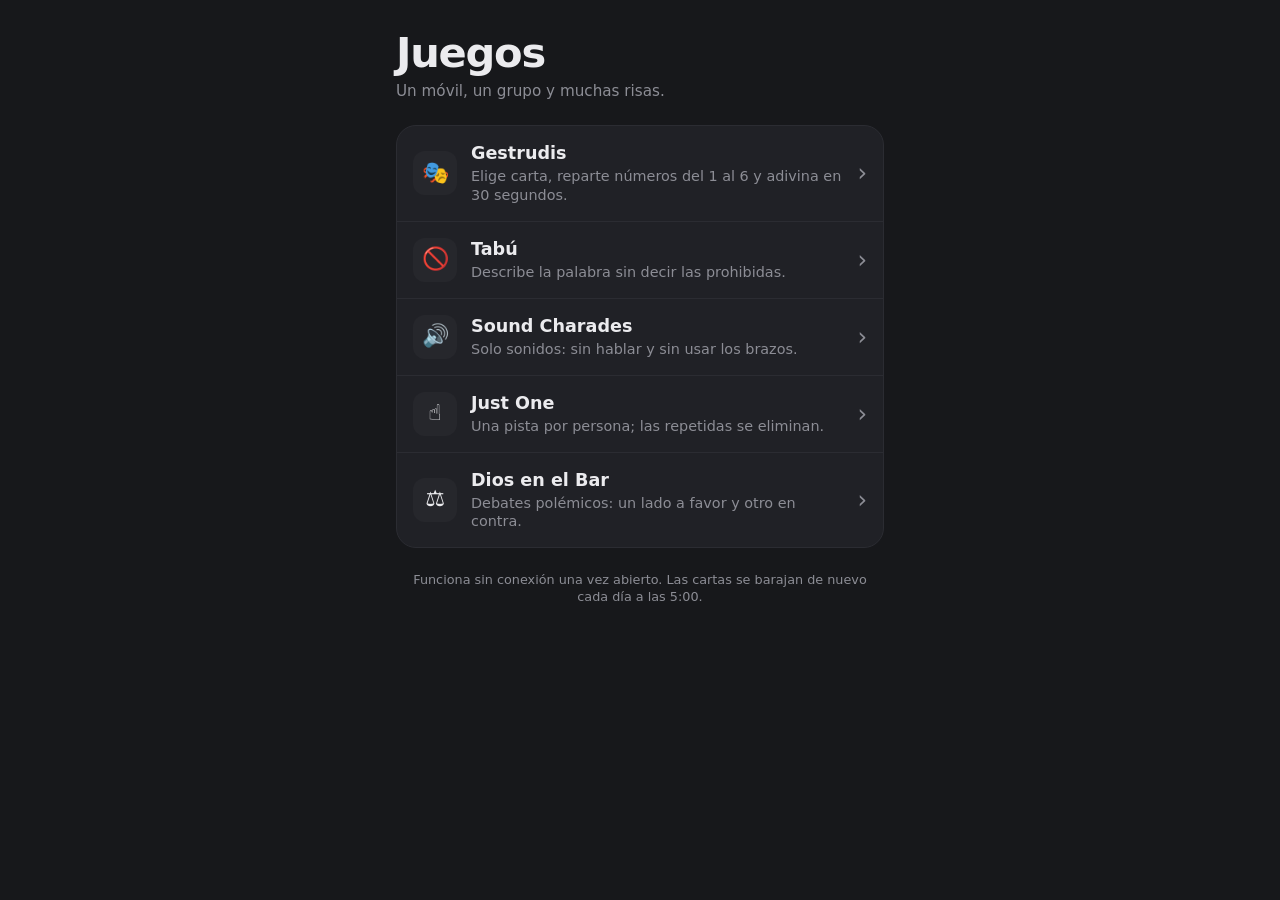
<file: index.html>
<!DOCTYPE html>
<html lang="es">
<head>
<meta charset="UTF-8">
<meta name="viewport" content="width=device-width, initial-scale=1.0, viewport-fit=cover">
<meta name="theme-color" content="#17181b">
<meta name="description" content="Juegos de fiesta para jugar con amigos con un solo móvil.">
<title>Juegos con amigos</title>
<link rel="manifest" href="manifest.webmanifest">
<link rel="icon" href="icons/icon-192.png" type="image/png">
<link rel="apple-touch-icon" href="icons/apple-touch-icon.png">
<link rel="stylesheet" href="shared/estilo.css">
<style>
/* Menú principal: mismo estilo "Noche" que los juegos (colores en shared/estilo.css) */
body { height: auto; min-height: 100vh; min-height: 100dvh; overflow: auto; }
main {
  max-width: 520px;
  margin: 0 auto;
  display: flex;
  flex-direction: column;
  gap: 24px;
  padding: max(32px, env(safe-area-inset-top)) max(16px, env(safe-area-inset-right))
           max(24px, env(safe-area-inset-bottom)) max(16px, env(safe-area-inset-left));
}
header h1 { margin: 0; font-size: 2.6rem; font-weight: 700; letter-spacing: -.03em; line-height: 1; }
header p { margin-top: 8px; color: var(--muted); font-size: .95rem; }

.games {
  display: flex;
  flex-direction: column;
  background: var(--card);
  border: 1px solid var(--line);
  border-radius: var(--radius);
  overflow: hidden;
}
.game {
  display: flex;
  align-items: center;
  gap: 14px;
  padding: 16px;
  color: var(--ink);
  text-decoration: none;
  transition: background-color .12s ease;
}
.game + .game { border-top: 1px solid var(--line); }
.game:active { background: var(--soft); }
.game .emoji {
  flex: none;
  width: 44px;
  height: 44px;
  display: grid;
  place-items: center;
  border-radius: 12px;
  background: var(--soft);
  font-size: 22px;
}
.game div { flex: 1; min-width: 0; }
.game h2 { margin: 0; font-size: 1.1rem; font-weight: 600; }
.game p { margin-top: 2px; color: var(--muted); font-size: .9rem; line-height: 1.3; }
.game::after { content: "›"; color: var(--muted); font-size: 1.5rem; line-height: 1; }

.install {
  display: none;
  width: 100%;
  min-height: 52px;
  border-radius: var(--btn-radius);
  background: var(--soft);
  color: var(--ink);
  font-size: 1rem;
  font-weight: 600;
}
.install.show { display: block; }
footer { text-align: center; color: var(--muted); font-size: .8rem; }
</style>
</head>
<body>
<main>
  <header>
    <h1>Juegos</h1>
    <p>Un móvil, un grupo y muchas risas.</p>
  </header>

  <!-- Para añadir un juego: copia un bloque <a>, cambia el enlace y el texto,
       y añade su archivo a la lista PRECACHE de sw.js -->
  <nav class="games">
    <a class="game" href="juegos/gestrudis.html">
      <span class="emoji">🎭</span>
      <div><h2>Gestrudis</h2><p>Elige carta, reparte números del 1 al 6 y adivina en 30 segundos.</p></div>
    </a>
    <a class="game" href="juegos/tabu.html">
      <span class="emoji">🚫</span>
      <div><h2>Tabú</h2><p>Describe la palabra sin decir las prohibidas.</p></div>
    </a>
    <a class="game" href="juegos/sound-charades.html">
      <span class="emoji">🔊</span>
      <div><h2>Sound Charades</h2><p>Solo sonidos: sin hablar y sin usar los brazos.</p></div>
    </a>
    <a class="game" href="juegos/just-one.html">
      <span class="emoji">☝️</span>
      <div><h2>Just One</h2><p>Una pista por persona; las repetidas se eliminan.</p></div>
    </a>
    <a class="game" href="juegos/debates.html">
      <span class="emoji">⚖️</span>
      <div><h2>Dios en el Bar</h2><p>Debates polémicos: un lado a favor y otro en contra.</p></div>
    </a>
  </nav>

  <button class="install" id="btnInstall">Instalar como app</button>
  <footer>Funciona sin conexión una vez abierto. Las cartas se barajan de nuevo cada día a las 5:00.</footer>
</main>

<script>
// Funcionamiento sin conexión e instalación como app
if ('serviceWorker' in navigator) {
  window.addEventListener('load', () => navigator.serviceWorker.register('sw.js').catch(() => {}));
}

let installPrompt = null;
const btnInstall = document.getElementById('btnInstall');
window.addEventListener('beforeinstallprompt', (e) => {
  e.preventDefault();
  installPrompt = e;
  btnInstall.classList.add('show');
});
btnInstall.addEventListener('click', async () => {
  if (!installPrompt) return;
  installPrompt.prompt();
  await installPrompt.userChoice;
  installPrompt = null;
  btnInstall.classList.remove('show');
});
window.addEventListener('appinstalled', () => btnInstall.classList.remove('show'));
</script>
</body>
</html>
</file>
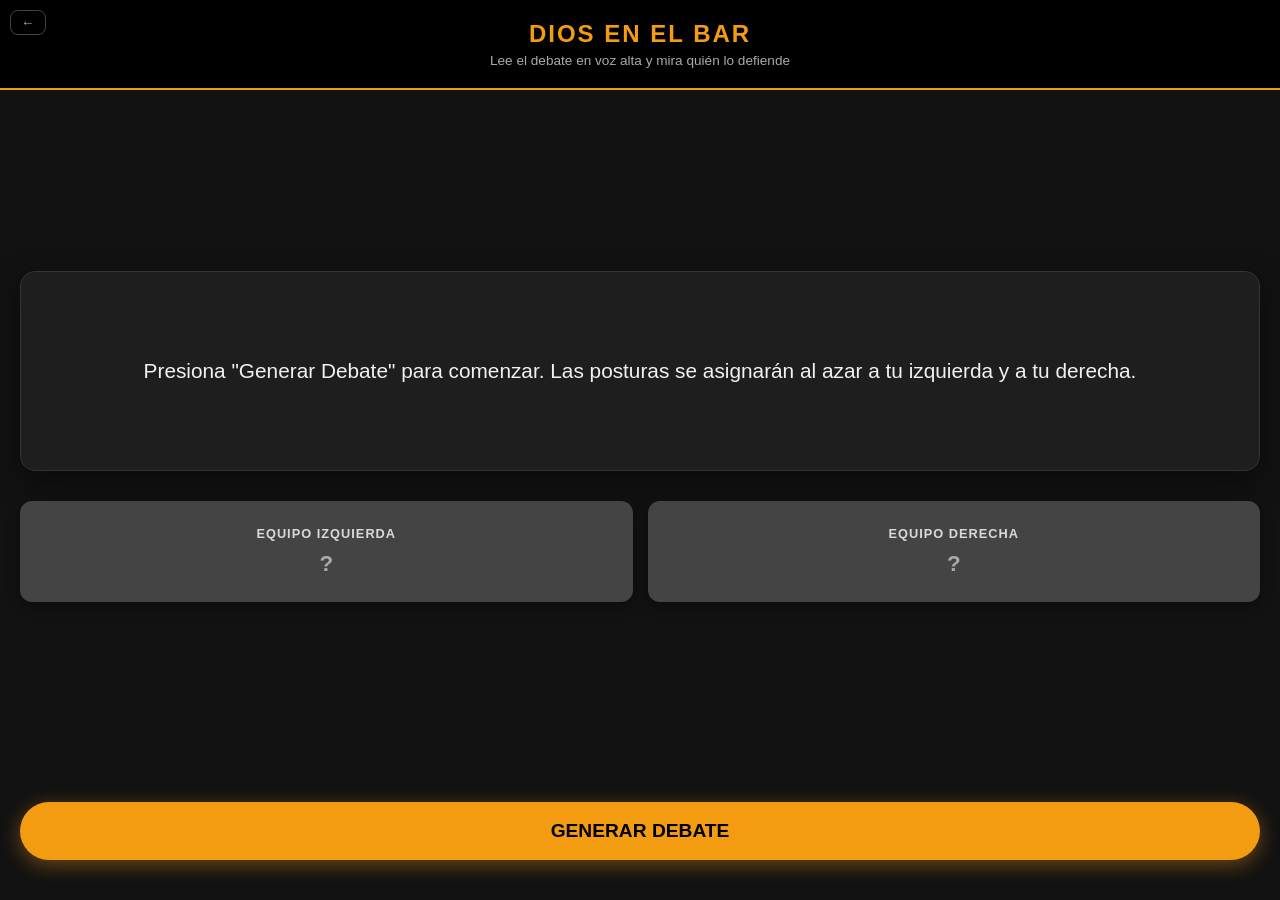
<file: juegos/debates.html>
<!DOCTYPE html>
<html lang="es">
<head>
    <meta charset="UTF-8">
    <meta name="viewport" content="width=device-width, initial-scale=1.0, maximum-scale=1.0, user-scalable=no">
    <meta name="theme-color" content="#000000">
    <title>Dios, el Bar y el Debate</title>
    <style>
        :root {
            --bg-color: #121212;
            --card-bg: #1e1e1e;
            --text-color: #f1f1f1;
            --gold: #f39c12;
            --favor-color: #2ecc71;
            --contra-color: #e74c3c;
        }

        * {
            box-sizing: border-box;
            margin: 0;
            padding: 0;
            font-family: 'Segoe UI', Roboto, Helvetica, Arial, sans-serif;
        }

        body {
            background-color: var(--bg-color);
            color: var(--text-color);
            display: flex;
            flex-direction: column;
            height: 100vh;
            height: 100dvh;
            overflow: hidden;
        }

        header {
            position: relative;
            text-align: center;
            padding: 20px 10px;
            background-color: #000;
            border-bottom: 2px solid var(--gold);
        }

        header h1 {
            color: var(--gold);
            font-size: 1.5rem;
            text-transform: uppercase;
            letter-spacing: 2px;
        }

        .home-link {
            position: absolute;
            left: 10px;
            top: 10px;
            color: #aaa;
            text-decoration: none;
            font-size: 0.85rem;
            font-weight: bold;
            padding: 4px 10px;
            border: 1px solid #444;
            border-radius: 8px;
        }

        header p {
            font-size: 0.85rem;
            color: #aaa;
            margin-top: 5px;
        }

        .main-container {
            flex: 1;
            display: flex;
            flex-direction: column;
            justify-content: center;
            padding: 20px;
            gap: 30px;
        }

        .topic-container {
            background-color: var(--card-bg);
            border-radius: 15px;
            padding: 30px 20px;
            text-align: center;
            box-shadow: 0 10px 30px rgba(0,0,0,0.5);
            min-height: 200px;
            display: flex;
            align-items: center;
            justify-content: center;
            border: 1px solid #333;
        }

        .topic-text {
            font-size: 1.3rem;
            line-height: 1.6;
            font-weight: 500;
        }

        .teams-container {
            display: flex;
            justify-content: space-between;
            gap: 15px;
        }

        .team-box {
            flex: 1;
            padding: 25px 10px;
            text-align: center;
            border-radius: 12px;
            font-weight: 800;
            font-size: 1.2rem;
            text-transform: uppercase;
            transition: background-color 0.3s ease;
            box-shadow: 0 5px 15px rgba(0,0,0,0.3);
            display: flex;
            flex-direction: column;
            gap: 10px;
        }

        .team-title {
            font-size: 0.8rem;
            color: rgba(255, 255, 255, 0.8);
            letter-spacing: 1px;
            font-weight: 600;
        }

        .status {
            font-size: 1.4rem;
        }

        .favor {
            background-color: var(--favor-color);
            color: #fff;
        }

        .contra {
            background-color: var(--contra-color);
            color: #fff;
        }

        .neutral {
            background-color: #444;
            color: #aaa;
        }

        .controls {
            padding: 20px;
            padding-bottom: 40px;
        }

        .btn-next {
            width: 100%;
            padding: 18px;
            font-size: 1.2rem;
            font-weight: bold;
            color: #000;
            background-color: var(--gold);
            border: none;
            border-radius: 50px;
            text-transform: uppercase;
            cursor: pointer;
            box-shadow: 0 5px 20px rgba(243, 156, 18, 0.4);
            transition: transform 0.1s, background-color 0.3s;
        }

        .btn-next:active {
            transform: scale(0.96);
            background-color: #d68910;
        }

        /* Animación de aparición */
        .fade-in {
            animation: fadeIn 0.4s ease-in-out;
        }

        @keyframes fadeIn {
            0% { opacity: 0; transform: translateY(10px); }
            100% { opacity: 1; transform: translateY(0); }
        }
    </style>
</head>
<body>

    <header>
        <a class="home-link" href="../index.html">←</a>
        <h1>Dios en el Bar</h1>
        <p>Lee el debate en voz alta y mira quién lo defiende</p>
    </header>

    <div class="main-container">
        <!-- Tema del debate -->
        <div class="topic-container">
            <p id="debate-topic" class="topic-text fade-in">
                Presiona "Generar Debate" para comenzar. Las posturas se asignarán al azar a tu izquierda y a tu derecha.
            </p>
        </div>

        <!-- Equipos Izquierda y Derecha -->
        <div class="teams-container">
            <div id="left-box" class="team-box neutral">
                <span class="team-title">Equipo Izquierda</span>
                <span id="left-status" class="status">?</span>
            </div>
            
            <div id="right-box" class="team-box neutral">
                <span class="team-title">Equipo Derecha</span>
                <span id="right-status" class="status">?</span>
            </div>
        </div>
    </div>

    <div class="controls">
        <button class="btn-next" onclick="nextDebate()">Generar Debate</button>
    </div>

    <script src="../shared/common.js"></script>
    <script>
        // Base de datos de debates polémicos, morales, filosóficos y extremos
        const debates =[
            "¿Debería la inteligencia artificial tener los mismos derechos legales que un ser humano si alcanza la autoconciencia plena?",
            "¿Está moralmente justificada la tortura si es la única forma comprobada de salvar la vida de miles de inocentes ante un ataque inminente?",
            "¿Debería existir un límite legal absoluto de riqueza, de modo que toda fortuna superior a 100 millones de euros sea expropiada por el estado?",
            "¿Es ético y aceptable usar la edición genética en embriones humanos para crear niños más inteligentes, fuertes y atractivos?",
            "¿El sistema democrático está obsoleto y debería ser reemplazado por una tecnocracia liderada por algoritmos y los mejores expertos del mundo?",
            "¿Debería ser obligatorio pasar un examen psicológico y de conocimientos básicos de economía/política antes de tener derecho a votar?",
            "¿Debería legalizarse la compraventa voluntaria de órganos humanos para acabar con el mercado negro y salvar vidas en listas de espera?",
            "¿Debería existir un 'carnet de padres' que exija a las parejas pasar pruebas psicológicas y económicas estrictas antes de permitirles tener un hijo?",
            "¿Debería prohibirse completamente por ley el consumo de carne animal por razones éticas de sufrimiento y por el impacto medioambiental?",
            "¿El estado debería tener derecho a espiar todas nuestras comunicaciones privadas si eso garantiza reducir los asesinatos y el terrorismo a casi cero?",
            "¿Debería ser legal el suicidio asistido (eutanasia) para cualquier persona mayor de edad que simplemente ya no desee vivir, aunque esté sana?",
            "Si pudiéramos conectarnos a una simulación tipo 'Matrix' donde la vida es perfecta y feliz, ¿debería la humanidad abandonar el mundo real que está lleno de sufrimiento?",
            "¿Deberían perdonarse y legalizarse los robos y delitos menores de supervivencia cometidos por personas en situación de pobreza extrema?",
            "¿Deberían las naciones más ricas del mundo abrir sus fronteras por completo y eliminar cualquier restricción a la inmigración mundial?",
            "¿Se debería limitar por ley la cantidad de hijos (máximo 1 o 2) que puede tener una persona para frenar la superpoblación y el colapso climático?",
            "¿Debería ser totalmente legal el uso y venta de cualquier droga o sustancia psicodélica si el consumidor es un adulto que asume los riesgos?",
            "¿Es justificable el uso de la violencia armada o el terrorismo si es la única vía que le queda a un pueblo para derrocar a una dictadura opresiva?",
            "¿Debería la sociedad dejar de investigar cómo curar el envejecimiento y aceptar la muerte como una necesidad vital para el equilibrio del planeta?",
            "¿Debería abolirse la herencia patrimonial para que todo el mundo empiece literalmente desde cero y exista una meritocracia real?",
            "¿El arte generado por Inteligencia Artificial tiene exactamente el mismo valor emocional y cultural que el arte creado por humanos?",
            "¿Deberían los países occidentales estar obligados a pagar grandes indemnizaciones económicas anuales a las naciones que fueron sus colonias o de donde extrajeron esclavos?",
            "¿La prostitución debería legalizarse y ser tratada como un trabajo convencional con sindicatos, en lugar de intentar abolirla por considerarla denigrante?",
            "¿Debería implementarse una Renta Básica Universal para todos, incluso si eso significa que un gran porcentaje de la población decida no trabajar jamás?",
            "¿Debería eliminarse el anonimato en internet y requerir un DNI para crear perfiles sociales, con el fin de acabar con el ciberacoso y las estafas?",
            "¿Es ético probar medicamentos experimentales altamente peligrosos en asesinos en serie condenados a muerte, a cambio de perdonarles la vida?",
            "¿Debería el gobierno poder obligar físicamente a las personas a vacunarse durante una pandemia letal para proteger a los inmunodeprimidos?",
            "¿Debería permitirse legalmente la 'esclavitud voluntaria', es decir, que alguien venda 10 años de su libertad total a una empresa a cambio de saldar deudas millonarias?",
            "¿Debería permitirse la clonación humana para que los padres puedan 'recuperar' a un niño que haya fallecido trágicamente?",
            "¿Tener animales y mascotas de compañía debería prohibirse al considerarse una forma de secuestro de otra especie para el simple entretenimiento humano?",
            "¿Debería desaparecer el dinero en efectivo para que el gobierno y los bancos puedan rastrear el 100% de las transacciones y erradicar así la economía sumergida?",
            "¿Es moral usar tecnología neurológica para 'reprogramar' el cerebro de los violadores y asesinos, quitándoles su libre albedrío pero asegurando que no reincidan?",
            "¿Deberían los adolescentes de 14 años tener pleno derecho legal para tomar decisiones médicas irreversibles sobre sus cuerpos sin el consentimiento de sus padres?",
            "¿Si los humanos descubren que existe un Dios, pero es cruel o injusto, la humanidad tendría la obligación moral de rebelarse contra él en lugar de adorarlo?",
            "¿La religión organizada, haciendo balance de toda la historia humana, ha causado más sufrimiento y retraso que consuelo y paz social?",
            "¿Es justo que un sistema de justicia priorice el castigo y la venganza por encima de la rehabilitación del delincuente para dar paz a las víctimas?",
            "¿Deberían las personas sin hijos pagar un impuesto adicional permanente por no estar aportando nueva mano de obra para el futuro de las pensiones?",
            "¿Debería eliminarse el matrimonio como institución legal gestionada por el estado, pasando a ser un simple contrato privado sin beneficios fiscales?",
            "¿Está justificado utilizar la experimentación animal si eso nos permite encontrar inmediatamente la cura contra el cáncer?",
            "¿Es ético que las grandes empresas tecnológicas nos ofrezcan servicios 'gratuitos' a cambio de registrar, analizar y comerciar con toda nuestra vida privada?",
            "¿Si pudieras presionar un botón para extinguir pacíficamente y sin dolor a toda la raza humana y así acabar con todo el sufrimiento del mundo, sería moral presionarlo?",
            "¿Deberían las redes sociales estar obligadas a manipular sus algoritmos para promover contenido 'positivo' aunque eso implique censurar opiniones pesimistas o críticas?",
            "¿Es legítimo que un país manipule la información o difunda propaganda si eso garantiza la estabilidad social y evita conflictos internos?",
            "¿Debería prohibirse la educación privada para garantizar una igualdad real de oportunidades desde la infancia?",
            "¿Es moralmente aceptable tener hijos en un mundo que enfrenta una crisis climática potencialmente irreversible?",
            "¿Debería el estado poder decidir qué carreras universitarias tienen más plazas según las necesidades económicas del país?",
            "¿Es ético que las empresas sustituyan trabajadores humanos por robots si eso aumenta drásticamente los beneficios?",
            "¿Debería prohibirse la publicidad dirigida, incluso si eso reduce la eficiencia económica de muchas empresas?",
            "¿Es justo que los deportistas trans compitan sin restricciones en categorías tradicionales según su identidad de género?",
            "¿Deberían las plataformas de streaming eliminar contenido antiguo que hoy se considera ofensivo o inapropiado?",
            "¿Es moralmente correcto consumir productos fabricados en países con condiciones laborales abusivas si no hay alternativas accesibles?",
            "¿Debería penalizarse legalmente la difusión de teorías conspirativas aunque algunas puedan resultar ciertas?",
            "¿Es ético que los padres controlen y monitoricen completamente la vida digital de sus hijos menores?",
            "¿Debería limitarse el tiempo máximo diario que una persona puede pasar en videojuegos o redes sociales por ley?",
            "¿Es justo que los países con más emisiones históricas tengan más responsabilidad en financiar soluciones climáticas?",
            "¿Debería prohibirse la creación de deepfakes aunque tengan usos artísticos o humorísticos?",
            "¿Es aceptable que una empresa despida a empleados basándose en predicciones algorítmicas de bajo rendimiento futuro?",
            "¿Debería existir un límite legal de edad máxima para ejercer cargos políticos importantes?",
            "¿Es moralmente correcto modificar genéticamente animales para que no sientan dolor y así facilitar su consumo?",
            "¿Debería el estado intervenir directamente en la crianza de niños en entornos familiares considerados 'tóxicos' aunque no haya abuso explícito?",
            "¿Es legítimo que una persona cambie radicalmente su identidad (nombre, historia, etc.) y empiece de cero sin dejar rastro legal?",
            "¿Debería prohibirse el anonimato en donaciones políticas para evitar corrupción?",
            "¿Es ético que los influencers promocionen productos sin conocer realmente su impacto o calidad?",
            "¿Debería haber un límite global al turismo en ciudades saturadas aunque afecte gravemente a la economía local?",
            "¿Es moralmente aceptable desarrollar armas autónomas que tomen decisiones sin intervención humana?",
            "¿Debería penalizarse el consumo excesivo de recursos (agua, energía) a nivel individual?",
            "¿Es justo que una inteligencia artificial pueda tomar decisiones judiciales si demuestra ser más imparcial que los humanos?",
            "¿Debería prohibirse la reproducción de personas con enfermedades genéticas graves para evitar sufrimiento futuro?",
            "¿Es ético usar datos personales de personas fallecidas para entrenar modelos de inteligencia artificial?",
            "¿Debería el derecho a la privacidad desaparecer en favor de una transparencia total para prevenir delitos?",
            "¿Es moralmente aceptable que los gobiernos manipulen la natalidad mediante incentivos o restricciones?",
            "¿Debería permitirse la creación de 'realidades virtuales permanentes' donde las personas puedan vivir desconectadas del mundo físico?",
            "¿Es justo que las empresas puedan patentar recursos naturales o genes humanos?",
            "¿Debería eliminarse el concepto de propiedad privada en favor de un modelo completamente compartido?",
            "¿Es ético modificar recuerdos humanos para eliminar traumas o mejorar la felicidad?",
            "¿Debería ser ilegal rechazar tratamientos médicos gratuitos si eso pone en riesgo al sistema sanitario?",
            "¿Es aceptable que una sociedad valore más la productividad económica que el bienestar emocional de sus ciudadanos?",
            "¿Debería el arte tener límites legales cuando puede ofender profundamente a ciertos colectivos?",
            "¿Es moralmente correcto desarrollar tecnologías que permitan 'leer la mente' aunque se regulen?",
            "¿Debería exigirse un nivel mínimo de inteligencia o educación para ocupar ciertos trabajos básicos?",
            "¿Es ético priorizar la vida de personas jóvenes sobre la de mayores en situaciones de recursos médicos limitados?"
        ];

        // Mazo que no repite debates hasta haberlos visto todos (se recuerda entre partidas)
        const mazo = new G.Deck('debates', debates);

        function nextDebate() {
            const topicElement = document.getElementById('debate-topic');
            const leftBox = document.getElementById('left-box');
            const rightBox = document.getElementById('right-box');
            const leftStatus = document.getElementById('left-status');
            const rightStatus = document.getElementById('right-status');

            // 1. Sacar el siguiente debate del mazo (no se repiten hasta agotarlo)
            topicElement.innerText = mazo.draw();
            G.keepAwake(true);

            // Reiniciar animación del texto para que se sienta dinámico
            topicElement.classList.remove('fade-in');
            void topicElement.offsetWidth; // Forzar reflow
            topicElement.classList.add('fade-in');

            // 2. Asignar lados de manera totalmente aleatoria (50% de probabilidad para cada configuración)
            const coinToss = Math.random() < 0.5;

            // Al ser 100% aleatorio en cada clic, puede tocar "A Favor" a la derecha varias veces seguidas, como pediste.
            if (coinToss) {
                // Izquierda A FAVOR, Derecha EN CONTRA
                leftStatus.innerText = "A FAVOR";
                leftBox.className = "team-box favor fade-in";
                
                rightStatus.innerText = "EN CONTRA";
                rightBox.className = "team-box contra fade-in";
            } else {
                // Izquierda EN CONTRA, Derecha A FAVOR
                leftStatus.innerText = "EN CONTRA";
                leftBox.className = "team-box contra fade-in";
                
                rightStatus.innerText = "A FAVOR";
                rightBox.className = "team-box favor fade-in";
            }
        }
    </script>
</body>
</html>
</file>
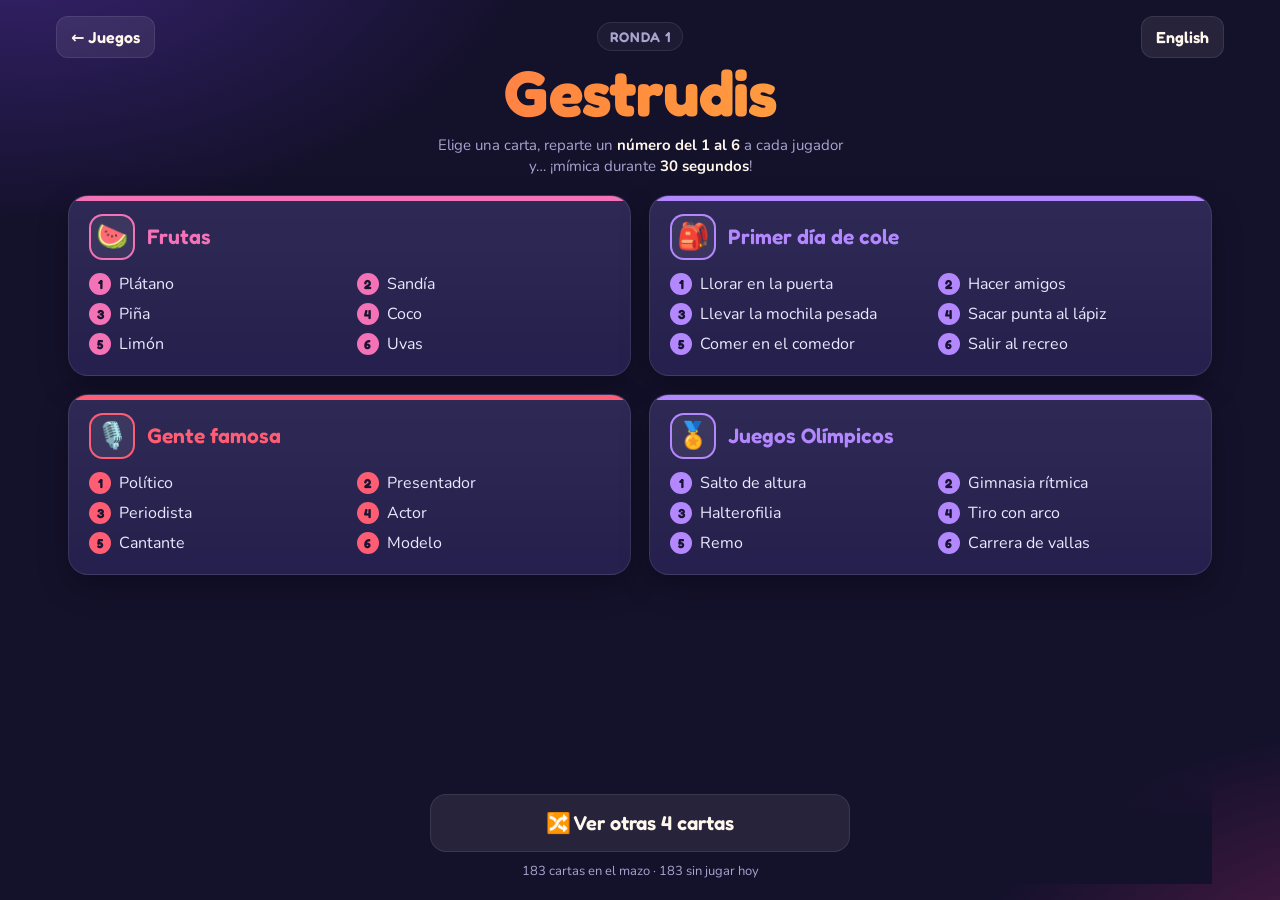
<file: juegos/gestrudis.html>
<!DOCTYPE html>
<html lang="es">
<head>
<meta charset="UTF-8">
<meta name="viewport" content="width=device-width, initial-scale=1.0, viewport-fit=cover">
<meta name="theme-color" content="#14112b">
<title>Gestrudis · Mímica con amigos</title>
<link rel="preconnect" href="https://fonts.googleapis.com">
<link rel="preconnect" href="https://fonts.gstatic.com" crossorigin>
<link href="https://fonts.googleapis.com/css2?family=Fredoka:wght@500;600;700&family=Nunito:wght@700;800&display=swap" rel="stylesheet">
<style>
:root{
  --bg:#14112b;
  --panel:#221c4a;
  --line:rgba(255,255,255,.09);
  --text:#fff7ec;
  --muted:#aaa3cf;
  --accent:#ff5d73;
  --ok:#3ddc97;
  --warn:#ffc145;
  --display:'Fredoka','Trebuchet MS',system-ui,sans-serif;
  --body:'Nunito',system-ui,-apple-system,'Segoe UI',Roboto,sans-serif;
}
*{box-sizing:border-box;margin:0;padding:0;-webkit-tap-highlight-color:transparent}
html{height:100%}
body{
  min-height:100dvh;
  color:var(--text);
  font-family:var(--body);
  background:
    radial-gradient(900px 520px at 0% -10%, #3b2577 0%, transparent 60%),
    radial-gradient(800px 480px at 110% 110%, #5b1d4c 0%, transparent 55%),
    var(--bg);
  background-attachment:fixed;
  overscroll-behavior:none;
}

/* ---------- Pantallas ---------- */
.screen{
  display:none;
  flex-direction:column;
  min-height:100dvh;
  width:100%;
  max-width:1200px;
  margin:0 auto;
  padding:max(16px, env(safe-area-inset-top)) 16px max(16px, env(safe-area-inset-bottom));
}
.screen.active{display:flex}

/* ---------- Botones ---------- */
.btn{
  all:unset;
  box-sizing:border-box;
  flex:1;
  display:flex;align-items:center;justify-content:center;gap:8px;
  min-height:58px;
  padding:14px 18px;
  border-radius:16px;
  cursor:pointer;
  text-align:center;
  font-family:var(--display);
  font-weight:600;
  font-size:20px;
  color:var(--text);
  background:rgba(255,255,255,.08);
  border:1px solid var(--line);
  transition:transform .1s ease, filter .15s ease, background .15s ease;
  user-select:none;
}
.btn:hover{filter:brightness(1.12)}
.btn:active{transform:scale(.97)}
.btn:focus-visible{outline:3px solid var(--warn);outline-offset:3px}
.btn.primary{background:var(--ok);color:#0b2a1d;border-color:transparent;box-shadow:0 10px 26px rgba(61,220,151,.28)}
.btn.next{background:var(--accent);color:#fff;border-color:transparent;box-shadow:0 10px 26px rgba(255,93,115,.3)}
.btn.grow{flex:2}
.btn.small{flex:none;min-height:42px;padding:8px 14px;font-size:16px;border-radius:12px}

/* ---------- Selección ---------- */
#screen-select{position:relative}
.home-link{position:absolute;left:16px;top:max(16px, env(safe-area-inset-top))}
.lang-toggle{position:absolute;right:16px;top:max(16px, env(safe-area-inset-top))}
html[lang="en"] .ring.done #timer{font-size:13cqw}
.brand{text-align:center;padding:6px 0 18px}
.round-pill{
  display:inline-block;
  font-family:var(--display);font-weight:600;font-size:14px;letter-spacing:.06em;text-transform:uppercase;
  color:var(--muted);
  padding:5px 12px;border-radius:999px;border:1px solid var(--line);background:rgba(255,255,255,.04);
  margin-bottom:10px;
}
.logo{
  font-family:var(--display);
  font-weight:700;
  font-size:clamp(40px, 9vw, 64px);
  line-height:1;
  letter-spacing:-.01em;
  background:linear-gradient(95deg, #ff5d73 0%, #ff8a3d 45%, #ffc145 100%);
  -webkit-background-clip:text;background-clip:text;color:transparent;
}
.tag{margin-top:10px;color:var(--muted);font-size:15px;line-height:1.4}
.tag b{color:var(--text)}

.grid{display:grid;grid-template-columns:1fr;gap:14px}

.pick{
  all:unset;
  box-sizing:border-box;
  display:block;
  position:relative;
  overflow:hidden;
  cursor:pointer;
  padding:16px 16px 18px;
  border-radius:20px;
  background:linear-gradient(180deg, rgba(255,255,255,.06), rgba(255,255,255,.015)), var(--panel);
  border:1px solid var(--line);
  box-shadow:0 12px 30px rgba(0,0,0,.28);
  transition:transform .15s ease, border-color .15s ease, box-shadow .15s ease;
  animation:rise .4s ease both;
}
.pick::before{content:'';position:absolute;left:0;right:0;top:0;height:5px;background:var(--c)}
.pick:hover{transform:translateY(-3px);border-color:var(--c);box-shadow:0 16px 36px rgba(0,0,0,.35)}
.pick:active{transform:scale(.98)}
.pick:focus-visible{outline:3px solid var(--c);outline-offset:3px}

.head{display:flex;align-items:center;gap:12px;margin-bottom:14px}
.emoji{
  flex:none;
  width:46px;height:46px;border-radius:14px;
  display:grid;place-items:center;
  font-size:26px;line-height:1;
  background:rgba(255,255,255,.07);
  box-shadow:inset 0 0 0 2px var(--c);
}
.pick .title{font-family:var(--display);font-weight:600;font-size:21px;line-height:1.15;color:var(--c)}

.pick-list{list-style:none;display:grid;grid-template-columns:1fr 1fr;gap:9px 14px}
.pick-list li{display:flex;align-items:flex-start;gap:8px;font-size:15px;line-height:1.25;color:#ece8ff}
.num{
  flex:none;
  display:grid;place-items:center;
  border-radius:50%;
  font-family:var(--display);font-weight:700;
  background:var(--c);color:#1a1433;
}
.pick-list .num{width:22px;height:22px;font-size:13px;margin-top:-1px}

.select-foot{
  position:sticky;bottom:0;
  margin-top:auto;
  padding:18px 0 4px;
  display:flex;flex-direction:column;align-items:center;gap:10px;
  background:linear-gradient(180deg, transparent, var(--bg) 40%);
}
.select-foot .btn{width:100%;max-width:420px;flex:none}
.deck-info{color:var(--muted);font-size:13px}

/* ---------- Juego ---------- */
.topbar{display:flex;align-items:center;justify-content:space-between;gap:10px;margin-bottom:14px}
.topbar .round{font-family:var(--display);font-weight:600;color:var(--muted);font-size:16px;letter-spacing:.04em}

.play{display:flex;flex-direction:column;gap:16px;flex:1;min-height:0}

.big-card{
  position:relative;overflow:hidden;
  padding:20px 18px 18px;
  border-radius:24px;
  background:linear-gradient(180deg, rgba(255,255,255,.06), rgba(255,255,255,.015)), var(--panel);
  border:1px solid var(--line);
  box-shadow:0 16px 40px rgba(0,0,0,.35);
  animation:rise .35s ease both;
}
.big-card::before{content:'';position:absolute;left:0;right:0;top:0;height:6px;background:var(--c)}
.big-card .head{margin-bottom:14px}
.big-card .emoji{width:54px;height:54px;font-size:32px;border-radius:16px}
.big-card h2{font-family:var(--display);font-weight:600;font-size:clamp(24px, 6vw, 40px);line-height:1.08;color:var(--c)}

.big-list{list-style:none;display:grid;grid-template-columns:1fr;gap:8px}
.big-list li{
  display:flex;align-items:center;gap:12px;
  padding:7px 10px;
  border-radius:14px;
  background:rgba(255,255,255,.045);
  font-weight:800;
  font-size:clamp(18px, 5vw, 26px);
  line-height:1.15;
}
.big-list .num{width:1.6em;height:1.6em;font-size:.82em}

.timer-wrap{flex:1;display:grid;place-items:center;min-height:0;padding:4px 0}
.ring{
  position:relative;
  width:min(58vw, 30dvh, 300px);
  aspect-ratio:1;
  container-type:inline-size;
  cursor:pointer;
  user-select:none;
}
.ring svg{width:100%;height:100%;transform:rotate(-90deg);display:block}
.ring .track{fill:none;stroke:rgba(255,255,255,.08);stroke-width:9}
.ring .prog{fill:none;stroke:var(--ok);stroke-width:9;stroke-linecap:round;transition:stroke .3s ease}
.ring.warn .prog{stroke:var(--warn)}
.ring.danger .prog,.ring.done .prog{stroke:var(--accent)}
.ring-label{position:absolute;inset:0;display:flex;flex-direction:column;align-items:center;justify-content:center}
#timer{font-family:var(--display);font-weight:700;font-size:40cqw;line-height:1;font-variant-numeric:tabular-nums;transition:color .3s ease}
#timer-sub{margin-top:2px;font-size:7.5cqw;color:var(--muted);font-weight:800;letter-spacing:.05em;text-transform:uppercase;min-height:1.2em}
.ring.warn #timer{color:var(--warn)}
.ring.danger #timer{color:var(--accent);animation:pulse 1s ease-in-out infinite}
.ring.done #timer{color:var(--accent);font-size:17cqw;animation:pop .45s ease both}

.controls{display:flex;gap:10px;margin-top:14px}

.flash{animation:flash .9s ease}

/* ---------- Animaciones ---------- */
@keyframes rise{from{opacity:0;transform:translateY(12px)}to{opacity:1;transform:none}}
@keyframes pulse{0%,100%{transform:scale(1)}50%{transform:scale(1.08)}}
@keyframes pop{0%{transform:scale(.6);opacity:0}70%{transform:scale(1.08)}100%{transform:scale(1);opacity:1}}
@keyframes flash{0%,100%{box-shadow:inset 0 0 0 0 rgba(255,93,115,0)}25%{box-shadow:inset 0 0 0 14px rgba(255,93,115,.75)}}

@media (prefers-reduced-motion: reduce){
  *{animation:none !important;transition:none !important}
}

/* ---------- Responsive ---------- */
@media (min-width:700px){
  .screen{padding-left:28px;padding-right:28px}
  .grid{grid-template-columns:1fr 1fr;gap:18px}
  .pick{padding:18px 20px 20px}
  .pick-list li{font-size:16px}
  .big-list{grid-template-columns:1fr 1fr;gap:10px 12px}
  .big-list li{font-size:clamp(20px, 3.4vw, 30px)}
  .controls{max-width:640px;width:100%;margin-left:auto;margin-right:auto}
}

/* Horizontal (tablet/portátil, o móvil tumbado): carta a la izquierda, temporizador a la derecha */
@media (orientation:landscape) and (min-width:640px){
  .play{display:grid;grid-template-columns:minmax(0,1.45fr) minmax(0,1fr);align-items:center;gap:24px}
  .big-list{grid-template-columns:1fr;gap:min(10px, 1.4dvh)}
  .big-list li{font-size:clamp(16px, min(2.5vw, 4.6dvh), 34px);padding:min(8px, 1.2dvh) 12px}
  .big-card h2{font-size:clamp(20px, min(3.2vw, 6dvh), 42px)}
  .big-card .head{margin-bottom:min(14px, 2dvh)}
  .ring{width:min(30vw, 52dvh, 380px)}
}
/* Móviles bajitos en vertical (iPhone SE y similares) */
@media (orientation:portrait) and (max-height:740px){
  .topbar{margin-bottom:10px}
  .btn.small{min-height:38px}
  .big-card{padding:16px 14px 14px}
  .big-card .head{margin-bottom:10px}
  .big-card .emoji{width:44px;height:44px;font-size:26px}
  .big-card h2{font-size:24px}
  .big-list{gap:6px}
  .big-list li{padding:5px 10px;font-size:18px}
  .play{gap:10px}
  .ring{width:min(54vw, 27dvh)}
  .controls{margin-top:10px}
  .btn{min-height:54px}
}
@media (orientation:landscape) and (max-height:500px){
  .screen{padding-top:10px;padding-bottom:10px}
  .topbar{margin-bottom:8px}
  .big-card{padding:12px 14px}
  .big-card .emoji{width:40px;height:40px;font-size:24px}
  .controls{margin-top:8px}
  .btn{min-height:48px;font-size:18px}
}
</style>
</head>
<body>

<!-- PANTALLA 1: ELEGIR CARTA -->
<section id="screen-select" class="screen active" data-i18n-aria="selectScreen">
  <a class="btn small home-link" href="../index.html" data-i18n="home">← Juegos</a>
  <button class="btn small lang-toggle" id="btn-lang" type="button" data-i18n="otherLang">English</button>
  <header class="brand">
    <div class="round-pill" id="round-pill">Ronda 1</div>
    <h1 class="logo">Gestrudis</h1>
    <p class="tag">Elige una carta, reparte un <b>número del 1 al 6</b> a cada jugador<br>y… ¡mímica durante <b>30 segundos</b>!</p>
  </header>

  <div class="grid" id="grid"></div>

  <footer class="select-foot">
    <button class="btn" id="btn-shuffle" type="button" data-i18n="shuffle">🔀 Ver otras 4 cartas</button>
    <p class="deck-info" id="deck-info"></p>
  </footer>
</section>

<!-- PANTALLA 2: JUGAR -->
<section id="screen-play" class="screen" data-i18n-aria="playScreen">
  <div class="topbar">
    <button class="btn small" id="btn-back" type="button" data-i18n="back">← Cartas</button>
    <div class="round" id="round-label">Ronda 1</div>
    <button class="btn small" id="btn-sound" type="button" data-i18n-aria="sound">🔊</button>
  </div>

  <main class="play">
    <article class="big-card" id="big-card">
      <div class="head">
        <span class="emoji" id="big-emoji"></span>
        <h2 id="big-title"></h2>
      </div>
      <ol class="big-list" id="big-list"></ol>
    </article>

    <div class="timer-wrap">
      <div class="ring" id="ring" role="timer" aria-live="off" title="Toca para empezar o pausar">
        <svg viewBox="0 0 120 120" aria-hidden="true">
          <circle class="track" cx="60" cy="60" r="54"/>
          <circle class="prog" id="prog" cx="60" cy="60" r="54"/>
        </svg>
        <div class="ring-label">
          <span id="timer">30</span>
          <span id="timer-sub">segundos</span>
        </div>
      </div>
    </div>
  </main>

  <div class="controls" id="controls"></div>
</section>

<script src="../shared/common.js"></script>
<script>
/* =========================================================
   MAZO: [emoji, tema, [6 opciones]]
   ========================================================= */
const RAW = [
  // --- Acciones y gestos ---
  ['✋','Acciones con las manos',['Acariciar','Agarrar','Empujar','Rascar','Pegar','Hacer cosquillas']],
  ['😭','Emociones',['Llorar','Reír a carcajadas','Asustarse','Enfadarse','Sorprenderse','Enamorarse']],
  ['🥶','Sensaciones',['Tener frío','Tener calor','Tener sueño','Tener hambre','Tener prisa','Tener vértigo']],
  ['😤','Personalidades',['Tímido','Pesado','Presumido','Despistado','Gruñón','Cotilla']],
  ['🤥','Mentirijillas',['Mentir','Decir la verdad','Ser pillado','Disimular','Señalar a otro','Poner cara de inocente']],
  ['👀','Cotillas',['Espiar','Escuchar detrás de una puerta','Mirar por una ventana','Seguir a alguien','Esconderse','Usar prismáticos']],
  ['🤕','¡Ay, qué dolor!',['Dolor de cabeza','Dolor de tripa','Torcerse el tobillo','Quemarse el dedo','Dolor de muelas','Golpe en el codo']],
  ['🤧','Resfriado',['Estornudar','Toser','Sonarse','Tener alergia','Beber agua','Tomar un caramelo']],
  ['🔑','Despistes',['Buscar las llaves','Buscar el móvil','Perder un calcetín','Tropezarse','Cerrar con llave','Llegar tarde']],
  ['🥤','Pequeños retos',['Beber de una botella','Abrir un tarro','Partir una nuez','Comer con palillos','Quemarse con café','Tener hipo']],
  ['🙄','Excusas absurdas',['El perro se comió los deberes','No sonó la alarma','Se me fue el santo al cielo','Había mucho tráfico','Pensaba que era mañana','Se me murió el móvil']],

  // --- Día a día ---
  ['🪥','Aseo personal',['Cepillarse los dientes','Ponerse desodorante','Peinarse','Lavarse la cara','Cortarse las uñas','Mirarse en el espejo']],
  ['🚿','En la ducha',['Agua helada','Cantar en la ducha','Quedarse sin agua caliente','Champú en los ojos','Resbalar en la bañera','Secarse con la toalla']],
  ['💄','Arreglarse',['Maquillarse','Afeitarse','Pintarse las uñas','Secarse el pelo','Ponerse lentillas','Echarse perfume']],
  ['👖','Vestirse',['Ponerse unos vaqueros apretados','Atarse los zapatos','Hacerse el nudo de la corbata','Abrocharse los botones','Ponerse unas medias','Quitarse un jersey']],
  ['😴','Hora de dormir',['Dormirse en el sofá','Dar vueltas en la cama','Apagar el despertador','Bostezar','Soñar','Despertarse sobresaltado']],
  ['🌙','De noche',['Contar ovejas','Ver una estrella fugaz','Aullar a la luna','Ser sonámbulo','Ir a por agua a oscuras','Oír ronquidos']],
  ['🧹','Tareas de casa',['Barrer','Planchar','Lavar los platos','Limpiar los cristales','Tender la ropa','Pasar la aspiradora']],
  ['🚽','En el baño',['Ir al baño','Tirar de la cadena','Quedarse sin papel','Lavarse las manos','Mirar el móvil','Cerrar la puerta']],
  ['🚏','Esperando',['Hacer cola','Colarse','Esperar el autobús','Perder el autobús','Correr para llegar','Mirar el reloj']],
  ['🚇','Transporte público',['Metro lleno','Agarrarse a la barra','Ceder el asiento','Picar el billete','Pasarse de parada','Músico ambulante']],
  ['🚦','Tráfico',['Atasco','Semáforo en rojo','Aparcar en paralelo','Multa de aparcamiento','Rotonda','La grúa se lleva el coche']],
  ['🚗','Al volante',['Conducir','Cambiar una rueda','Poner gasolina','Pitar','Limpiar el parabrisas','Tener un choque']],
  ['📦','La mudanza',['Cargar cajas','Montar un mueble de IKEA','Subir un sofá por la escalera','Pintar la pared','Colgar un cuadro','Perder un tornillo']],
  ['🔨','Bricolaje',['Martillar','Taladrar','Serrar','Atornillar','Lijar','Darse en el dedo']],
  ['🌱','En el jardín',['Regar las plantas','Cortar el césped','Plantar semillas','Arrancar malas hierbas','Podar un árbol','Picadura de abeja']],
  ['🐕','Paseando al perro',['Recoger la caca','Tirar la pelota','Tirar de la correa','Ser arrastrado por el perro','Perro que se escapa','Dar una chuche']],
  ['👶','Bebés',['Cambiar un pañal','Dar el biberón','Hacer eructar al bebé','Mecer la cuna','Gatear','Primeros pasos']],
  ['🍼','Niños pequeños',['Rabieta','Pedir upa','Chuparse el dedo','Esconderse detrás de mamá','Hacer pompas de jabón','Montar en el columpio']],
  ['👵','Cosas de abuelos',['Hacer punto','Dar de comer a las palomas','Mirar una obra','Echarse la siesta','Jugar a la petanca','Dar la paga a los nietos']],
  ['🧘','Relax',['Meditar','Recibir un masaje','Darse un baño de espuma','Tumbarse en la hamaca','Ponerse una mascarilla','Escuchar música con cascos']],

  // --- Comida y bebida ---
  ['🍝','Comer con estilo',['Comer espaguetis','Masticar chicle','Tomar sopa','Pelar un plátano','Lamer un helado','Morder una manzana']],
  ['☕','Desayuno',['Mojar galletas en la leche','Hacer café','Tostar pan','Untar mantequilla','Beber zumo','Comerse las migas']],
  ['🍳','En la cocina',['Cocinar pasta','Romper un huevo','Remover una sopa','Cortar cebolla','Probar con una cuchara','Quemar la comida']],
  ['🍖','Barbacoa',['Dar la vuelta a una hamburguesa','Avivar el fuego','Quemar una salchicha','Comer demasiado','Echar salsa','Espantar el humo']],
  ['🍕','Comidas',['Pizza','Hamburguesa','Tortilla de patatas','Paella','Sushi','Tacos']],
  ['🥘','Comida española',['Gazpacho','Jamón','Croquetas','Churros con chocolate','Pulpo a la gallega','Bocadillo de calamares']],
  ['🍜','Comida del mundo',['Ramen','Kebab','Perrito caliente','Fondue','Curry','Cruasán']],
  ['🍉','Frutas',['Plátano','Sandía','Piña','Coco','Limón','Uvas']],
  ['🍭','Dulces',['Helado','Chocolate','Gominolas','Churros','Palomitas','Algodón de azúcar']],
  ['🌶️','Sabores',['Picante','Ácido','Dulce','Amargo','Salado','Muy caliente']],
  ['🍽️','En el restaurante',['Leer la carta','Llamar al camarero','Probar la comida','Pedir la cuenta','Quejarse de la comida','Dejar propina']],

  // --- Fiesta, música y ocio ---
  ['🎂','Cumpleaños',['Abrir un regalo','Envolver un regalo','Soplar velas','Comer tarta','Tirar confeti','Hacer una foto de cumpleaños']],
  ['🪩','Noche de fiesta',['Hacer cola en la discoteca','Bailar reguetón','Hacer karaoke','Tropezarse bailando','Quedarse afónico','Dormirse de madrugada']],
  ['🍻','Fiesta loca',['Estar borracho','Tener resaca','Brindar','Derramar una bebida','Bailar encima de una mesa','Dormirse en una fiesta']],
  ['💃','Bailes',['Bailar salsa','Bailar rock','Hacer breakdance','Bailar ballet','Hacer twerking','Bailar como un robot']],
  ['🕺','Bailes populares',['Sevillanas','Tango','La Macarena','Jota','Conga','Vals']],
  ['🎤','A cantar',['Cantar fatal','Cantar ópera','Rapear','Tararear','Silbar','Quedarse sin voz']],
  ['🤘','Estrella del rock',['Tocar la guitarra imaginaria','Tocar la batería imaginaria','Dirigir una orquesta','Tirarse al público','Hacer una reverencia','Recibir aplausos']],
  ['🎸','Instrumentos',['Guitarra','Batería','Violín','Trompeta','Piano','Flauta']],
  ['🪗','Instrumentos curiosos',['Arpa','Acordeón','Saxofón','Gaita','Castañuelas','Triángulo']],
  ['🎳','Ocio con amigos',['Bolos','Billar','Dardos','Futbolín','Ping-pong','Minigolf']],
  ['🎲','Juegos de mesa',['Monopoly','Risk','Cluedo','Ajedrez','Parchís','Trivial']],
  ['🎰','Casino',['Ruleta','Dados','Blackjack','Crupier','Máquina tragaperras','Ganar el bote']],
  ['🪀','Juegos de patio',['El escondite','Pilla-pilla','Saltar a la comba','Bailar la peonza','La rayuela','Gallinita ciega']],
  ['🧒','Juegos infantiles',['Las estatuas','Balón prisionero','Sillas musicales','Simón dice','Piedra, papel o tijera','Teléfono escacharrado']],
  ['🧩','Aficiones',['Hacer puzles','Hacer crucigramas','Tocar el ukelele','Hacer origami','Observar pájaros','Montar maquetas']],
  ['🎨','Arte',['Pintar un cuadro','Esculpir','Hacer cerámica','Posar como modelo','Hacer un grafiti','Estatua viviente']],
  ['🎪','El circo',['Malabarista','Domador de leones','Trapecista','Equilibrista','Hombre bala','Tragasables']],
  ['🎢','Parque de atracciones',['Montaña rusa','Noria','Coches de choque','Casa del terror','Tiovivo','Caída libre']],
  ['🪄','Magia',['Sacar un conejo de la chistera','Serrar a una persona','Hacer levitar algo','Truco de cartas','Desaparecer','Hipnotizar']],
  ['🎭','Fiesta de disfraces',['Vestirse de payaso','Vestirse de vampiro','Ponerse una máscara','No reconocer a alguien','Quitarse el disfraz','Pintarse la cara']],

  // --- Fechas señaladas ---
  ['🎃','Halloween',['Truco o trato','Tallar una calabaza','Fantasma','Bruja','Casa encantada','Momia']],
  ['🎄','Navidad',['Papá Noel','Abrir regalos','Poner el árbol','Comer turrón','Cantar villancicos','Reyes Magos']],
  ['🥂','Nochevieja',['Comer las uvas','Cuenta atrás','Brindar','Fuegos artificiales','Bailar hasta tarde','Resaca de Año Nuevo']],
  ['💍','Boda',['Vestido de novia','Anillos','Ramo','Banquete','Luna de miel','Primer baile']],
  ['🎉','Fiestas de España',['San Fermín','Las Fallas','La Tomatina','Feria de Abril','Carnaval','Semana Santa']],
  ['🏆','Celebraciones',['Levantar una copa','Subir al podio','Abrir champán','Dar la vuelta de honor','Mantear al entrenador','Morder la medalla']],

  // --- Amor ---
  ['😘','Ligoteo',['Ligar','Dar un beso','Hacer un corazón','Poner cara de seductor','Rechazar a alguien','Ponerse celoso']],

  // --- Tecnología ---
  ['💻','Frente al ordenador',['Escribir en el teclado','Usar el ratón','Enfadarse con la pantalla','Jugar online con cascos','Hacerse una foto','Romper el monitor']],
  ['💬','El móvil',['WhatsApp','Videollamada','Mensaje de voz','Llamada perdida','Grupo familiar','Emoji']],
  ['🤳','Influencers',['Ser influencer','Grabar un vídeo','Hacer un unboxing','Hacer un tutorial','Leer comentarios','Borrar un vídeo']],
  ['🔋','Desastres tecnológicos',['Contraseña olvidada','Wi-Fi sin señal','Batería al 1%','Pantalla rota','Actualización interminable','Ordenador congelado']],
  ['💡','Luces y sombras',['Encender una bombilla','Deslumbrarse','Hacer sombras chinas','Apagar una vela','Usar una linterna','Fuego artificial']],

  // --- Trabajo y estudios ---
  ['🧑‍💻','Teletrabajo',['Trabajar en pijama','Apagar la cámara','Silenciar el micrófono','Hablar sin micrófono','Compartir pantalla','Entrar a una reunión equivocada']],
  ['📝','Exámenes',['Morderse el boli','Copiar','Estudiar la noche anterior','Quedarse en blanco','Levantar la mano','Entregar el examen']],
  ['🎒','Primer día de cole',['Llorar en la puerta','Hacer amigos','Llevar la mochila pesada','Sacar punta al lápiz','Comer en el comedor','Salir al recreo']],
  ['👨‍🚒','Profesiones',['Bombero','Policía','Médico','Cocinero','Fotógrafo','Peluquero']],
  ['🕵️','Profesiones de película',['Abogado','Astronauta','Detective','Piloto','Científico','Espía']],
  ['🔧','Oficios',['Fontanero','Electricista','Mecánico','Carpintero','Albañil','Jardinero']],
  ['🎙️','Gente famosa',['Político','Presentador','Periodista','Actor','Cantante','Modelo']],
  ['🎥','Rodaje de cine',['Director de cine','Doble de acción','Claqueta','Alfombra roja','Recibir un Óscar','Firmar autógrafos']],
  ['🧪','Científico loco',['Mezclar líquidos','Mirar por un microscopio','Provocar una explosión','Ponerse gafas protectoras','Probar una pócima','Crear un monstruo']],
  ['💸','Dinero',['Contar billetes','Sacar del cajero','Encontrar una moneda','Romper la hucha','Ganar la lotería','Arruinarse']],
  ['🛍️','De compras',['Probarse ropa','Regatear','Pagar en efectivo','Devolver algo','Rebajas','Cargar con mil bolsas']],

  // --- Salud ---
  ['🦷','En el dentista',['Abrir la boca','Escupir en el lavabo','Taladro dental','Enjuague bucal','Dolor de muelas','Boca dormida por la anestesia']],
  ['🏥','Revisión médica',['Hacer una radiografía','Ponerse una bata','Pesarse en una báscula','Tomarse la tensión','Usar un termómetro','Recibir una inyección']],
  ['🩼','Lesionados',['Llevar muletas','Llevar una escayola','Usar silla de ruedas','Caerse','Resbalar','Poner hielo']],
  ['🚨','Emergencias',['Apagar un incendio','Rescatar un gato de un árbol','Hacer el boca a boca','Llamar al 112','Sirena de ambulancia','Evacuar un edificio']],

  // --- Aventura y misterio ---
  ['🚔','Policías y ladrones',['Ladrón','Detective','Policía secreto','Testigo','Prisionero','Fugitivo']],
  ['💰','El gran atraco',['Ser un ladrón','Robar un banco','Escapar corriendo','Abrir una caja fuerte','Llevar máscara','Ser detenido']],
  ['🕶️','Agente secreto',['Esquivar láseres','Usar un micrófono oculto','Desactivar una bomba','Perseguir a un villano','Escapar de una explosión','Disfrazarse']],
  ['😱','Qué miedo',['Tener miedo','Ver una película de terror','Oír un ruido','Esconderse','Gritar','Mirar debajo de la cama']],
  ['🧟‍♂️','Apocalipsis zombi',['Huir de zombis','Atrincherarse','Buscar comida','Ser mordido','Convertirse en zombi','Encontrar un refugio']],
  ['🏝️','Náufrago',['Hacer fuego con palos','Pescar con lanza','Escribir SOS en la arena','Abrir un coco','Mensaje en una botella','Ver un barco a lo lejos']],
  ['🏴‍☠️','Piratas',['Caminar por la tabla','Buscar un tesoro','Pata de palo','Loro en el hombro','Abordaje','Catalejo']],
  ['🌵','Lejano Oeste',['Duelo al sol','Lanzar el lazo','Entrar en el saloon','Buscar oro','Asaltar una diligencia','Cartel de se busca']],
  ['🏰','Castillo medieval',['Catapulta','Duelo de espadas','Arquero','Herrero','Banquete con las manos','Puente levadizo']],
  ['👑','En palacio',['Rey','Reina','Príncipe','Princesa','Caballero','Bufón']],
  ['🎩','Disfraces clásicos',['Mago','Payaso','Pirata','Ninja','Vaquero','Samurái']],

  // --- Viajes y lugares ---
  ['🛫','En el aeropuerto',['Pasar el control de seguridad','Hacer cola','Perder el vuelo','Arrastrar una maleta','Buscar la puerta de embarque','Dormir en la sala de espera']],
  ['🧳','De vacaciones',['Hacer la maleta','Llegar al hotel','Perderse','Hacerse fotos','Comprar souvenirs','Olvidarse el pasaporte']],
  ['🗺️','Viaje en coche',['Mirar el GPS','Equivocarse de salida','Parar en una gasolinera','Dormirse de copiloto','Discutir por la ruta','Cantar en el coche']],
  ['🛳️','En un crucero',['Mirar por la borda','Tomar el sol','Marearse','Bailar en cubierta','Ver un espectáculo','Ver ballenas']],
  ['🏖️','En la playa',['Echarse crema','Nadar','Hacer un castillo de arena','Tomar el sol','Jugar a las palas','Surfear']],
  ['🏊','En la piscina',['Tirarse en bomba','Hacer el muerto','Bucear','Tirarse por el tobogán','Entrar en el agua fría','Quedarse sin aire']],
  ['⛺','De acampada',['Montar la tienda','Encender fuego','Pescar','Asar malvaviscos','Ahuyentar mosquitos','Dormir en saco']],
  ['🐟','De pesca',['Lanzar la caña','Poner el cebo','Picar un pez','Pescar una bota','Quedarse dormido esperando','Pez que se escapa']],
  ['🏔️','Montaña',['Subir una cuesta','Bajar esquiando','Escalar','Hacer senderismo','Caerse en la nieve','Llegar a la cima']],
  ['❄️','Invierno',['Muñeco de nieve','Patinar sobre hielo','Tiritar de frío','Lanzar una bola de nieve','Esquiar','Resbalar en el hielo']],
  ['🌴','Selva',['Colgarse de lianas','Serpiente gigante','Mosquitos','Descubrir un templo','Perderse','Cruzar un río']],
  ['🏜️','Desierto',['Tener sed','Caminar sobre arena','Encontrar un oasis','Ver un espejismo','Montar en camello','Tormenta de arena']],
  ['🚀','Espacio',['Flotar','Ser astronauta','Caminar por la Luna','Ver la Tierra','Ser abducido','Despegar en un cohete']],
  ['🔴','En Marte',['Buscar vida','Conducir un rover','Ponerse un casco','Saltar con poca gravedad','Encontrar un alienígena','Plantar una bandera']],
  ['🌍','Países',['España','Estados Unidos','Japón','Italia','Francia','México']],
  ['🏙️','Ciudades del mundo',['París','Nueva York','Roma','Londres','Tokio','Venecia']],
  ['🗽','Monumentos',['Torre Eiffel','Estatua de la Libertad','Torre de Pisa','Pirámides de Egipto','Gran Muralla China','Coliseo']],
  ['⛈️','El tiempo',['Lluvia','Tormenta','Viento fuerte','Granizo','Calor sofocante','Niebla']],
  ['🌋','Desastres naturales',['Terremoto','Tsunami','Volcán','Tornado','Inundación','Avalancha']],
  ['✈️','Transportes',['Avión','Barco','Tren','Helicóptero','Moto','Bicicleta']],
  ['🛹','Vehículos curiosos',['Monociclo','Patines','Zancos','Trineo','Tándem','Kayak']],

  // --- Historia ---
  ['🏛️','Personajes históricos',['Albert Einstein','Cleopatra','Julio César','Leonardo da Vinci','Napoleón','Mozart']],
  ['🎓','Más personajes históricos',['Cristóbal Colón','Gandhi','Isaac Newton','Frida Kahlo','Marie Curie','Charles Chaplin']],
  ['⏳','Épocas',['Prehistoria','Antiguo Egipto','Imperio Romano','Edad Media','Lejano Oeste','El futuro']],
  ['⚔️','Viaje en el tiempo',['Vikingos','Pirámides','Gladiadores','Caballeros','Vaqueros','Astronautas']],
  ['🗿','Máquina del tiempo',['Edad de Piedra','Egipcios','Romanos','Piratas','Samuráis','Futuristas']],
  ['📜','Momentos históricos',['Revolución Francesa','Llegada a la Luna','Descubrimiento de América','Caída del Imperio Romano','Construcción de las pirámides','Invención de Internet']],

  // --- Animales ---
  ['🦁','Animales salvajes',['León','Elefante','Mono','Serpiente','Pingüino','Canguro']],
  ['🐯','Animales de la jungla',['Gorila','Tigre','Cocodrilo','Jirafa','Cebra','Hipopótamo']],
  ['🐙','Animales marinos',['Tiburón','Delfín','Pulpo','Ballena','Medusa','Cangrejo']],
  ['🐄','Granja',['Vaca','Cerdo','Gallina','Oveja','Cabra','Caballo']],
  ['🦅','Aves',['Águila','Búho','Pingüino','Flamenco','Pavo real','Gallo']],
  ['🐶','Mascotas',['Perro','Gato','Loro','Hámster','Pez','Tortuga']],
  ['🐰','Mascotas pequeñas',['Conejo','Canario','Cobaya','Hurón','Iguana','Pez de colores']],
  ['🦥','Animales raros',['Ornitorrinco','Perezoso','Camaleón','Avestruz','Koala','Mofeta']],
  ['🐸','Imitar animales',['Mono','Gallina','Pato','Gusano','Rana','Foca']],
  ['🐝','Bichitos',['Mosca','Mosquito','Araña','Abeja','Hormiga','Mariposa']],
  ['🪳','Bichos asquerosos',['Cucaracha','Rata','Babosa','Gusano','Sanguijuela','Piojo']],
  ['🦖','Dinosaurios',['Tiranosaurio','Triceratops','Velociraptor','Pterodáctilo','Diplodocus','Estegosaurio']],

  // --- Deportes ---
  ['⚽','Deportes',['Fútbol','Baloncesto','Tenis','Natación','Ciclismo','Boxeo']],
  ['🏅','Juegos Olímpicos',['Salto de altura','Gimnasia rítmica','Halterofilia','Tiro con arco','Remo','Carrera de vallas']],
  ['🥌','Deportes raros',['Curling','Esgrima','Sumo','Golf','Equitación','Lanzamiento de jabalina']],
  ['🥅','Momentos de fútbol',['Marcar un gol','Celebrar un gol','Fingir una falta','Sacar tarjeta roja','Tirar un penalti','Hacer la ola']],
  ['🪂','Deportes de aventura',['Paracaidismo','Puenting','Rafting','Parapente','Buceo','Tirolina']],
  ['🏋️','En el gimnasio',['Levantar pesas','Correr en la cinta','Hacer abdominales','Hacer flexiones','Hacer yoga','Mirarse al espejo']],

  // --- Ficción, cine y tele ---
  ['🎮','Videojuegos',['Mario Bros','Minecraft','Pac-Man','Fortnite','Tetris','Pokémon']],
  ['📺','Series',['Los Simpson','Stranger Things','Juego de Tronos','La Casa de Papel','Breaking Bad','Bob Esponja']],
  ['📡','Programas de tele',['MasterChef','Operación Triunfo','Gran Hermano','Pasapalabra','Telediario','Hombre del tiempo']],
  ['🎬','Películas',['Titanic','Jurassic Park','Star Wars','Tiburón','Matrix','Rocky']],
  ['🧸','Pelis de animación',['Toy Story','Shrek','Frozen','Buscando a Nemo','Up','El Rey León']],
  ['🤠','Sagas de aventuras',['Indiana Jones','Piratas del Caribe','Regreso al Futuro','El Señor de los Anillos','Misión Imposible','Los Cazafantasmas']],
  ['🍿','En el cine',['Comer palomitas','Mandar callar','Llorar con la peli','Dormirse','Asustarse','Reírse']],
  ['🦇','Personajes de ficción',['Harry Potter','Batman','Darth Vader','Sherlock Holmes','Drácula','Spiderman']],
  ['🦸','Superhéroes',['Superman','Hulk','Flash','Thor','Capitán América','Iron Man']],
  ['⚡','Superpoderes',['Volar','Invisibilidad','Leer la mente','Superfuerza','Telequinesis','Visión de rayos X']],
  ['🦹','Villanos',['Joker','Voldemort','Cruella de Vil','Capitán Garfio','La Bruja Malvada','Thanos']],
  ['📖','Cuentos clásicos',['Caperucita Roja','Blancanieves','Pinocho','Los Tres Cerditos','Cenicienta','Peter Pan']],
  ['🧚','Más cuentos',['El Gato con Botas','Alicia en el País de las Maravillas','Aladdín','Rapunzel','Hansel y Gretel','La Bella Durmiente']],
  ['🐉','Criaturas fantásticas',['Dragón','Unicornio','Sirena','Zombi','Vampiro','Fantasma']],
  ['🧛','Monstruos clásicos',['Frankenstein','Momia','Hombre lobo','Hombre invisible','Monstruo del lago Ness','King Kong']],
  ['🤖','Ciencia ficción',['Robot','Teletransporte','Viaje en el tiempo','Clon','Cíborg','Rayo láser']],

  // --- Cosas que... ---
  ['📢','Cosas que hacen ruido',['Claxon','Alarma','Aspiradora','Taladro','Secador','Despertador']],
  ['🪁','Cosas que vuelan',['Avión','Cometa','Avión de papel','Mosquito','Superhéroe','Globo aerostático']],
  ['🍯','Cosas pegajosas',['Chicle','Miel','Caramelo','Cinta adhesiva','Pegamento','Mocos']],
  ['💔','Cosas que se rompen',['Vaso','Móvil','Huevos','Globo','Corazón','Espejo']],
  ['🦨','Cosas que huelen mal',['Calcetín sucio','Basura','Pedo','Pescado','Zapatilla','Huevo podrido']],
  ['👻','Cosas que dan miedo',['Fantasma','Payaso','Araña','Cucaracha','Película de terror','Oscuridad']],

  // --- Para reírse ---
  ['😬','Situaciones incómodas',['Saludar a alguien que saludaba a otro','Un abrazo que no termina nunca','Esquivarse en la acera hacia el mismo lado','Que te pillen hablando solo','Despedirse y salir en la misma dirección','Quedarse sin tema de conversación']],
  ['🫣','Momentos vergonzosos',['Papel higiénico pegado al zapato','Ir con la bragueta abierta','Un pedo en silencio','Cantar a gritos con cascos','Que se te rompa el pantalón al agacharte','Pisar una caca']],
  ['🎞️','Escenas de película',['Beso bajo la lluvia','Despedirse desde el tren','Grito en la ducha','Correr hacia tu amor por la playa','Morir de forma muy dramática','Persecución por los tejados']],
  ['🐢','A cámara lenta',['Recibir un balonazo en la cara','Estornudar','Ganar una carrera en la meta','Pelea de almohadas','Tirarse a la piscina','Caer de cara en una tarta']],
  ['🎶','Canciones con baile',['Paquito el chocolatero','Los pajaritos','YMCA','Aserejé','Gangnam Style','Fiebre del sábado noche']],
  ['🎟️','En un concierto',['Hacer pogo','Mechero en alto','Subirse a hombros','No ver nada detrás de uno muy alto','Grabarlo todo con el móvil','Perder a tus amigos']],
  ['🐈','Cosas de gatos',['Tirar cosas de la mesa','Meterse en una caja','Echar una bola de pelo','Asustarse de un pepino','Amasar con las patas','Caer siempre de pie']],
  ['🐕‍🦺','Cosas de perros',['Perseguirse la cola','Sacar la cabeza por la ventanilla','Ladrar al cartero','Rascarse con la pata de atrás','Esconderse para no ir al veterinario','Recibir a su dueño como si llevara años sin verlo']],
  ['🎤','Cantantes con estilo',['Shakira','Raphael','Freddie Mercury','Michael Jackson','Rosalía','Elvis Presley']],
  ['🧑‍🔧','Trabajos raros',['Probador de colchones','Paseador de diez perros','Catador de vinos','Limpiacristales de rascacielos','Domador de pulgas','Empujador del metro de Tokio']],
  ['🐣','Saliendo de...',['Un pollito del huevo','Una mariposa del capullo','Un saco de dormir','Un coche muy pequeño','La piscina sin escalera','Una tarta de cumpleaños']],
  ['🤢','¡Puaj!',['Leche caducada','Café con sal','Zumo después de lavarte los dientes','Encontrar un pelo en la sopa','Comer pienso de perro sin querer','Morder una guindilla']],
  ['🪞','Postureo',['Foto con morritos','Selfie desde arriba','Sujetar la Torre de Pisa','Hacer yoga para Instagram','Foto a la comida antes de comer','Fingir que no sabes que te hacen una foto']],
  ['🦕','Brazos de T-Rex',['Hacerse la cama','Aplaudir','Peinarse','Hacer flexiones','Atarse los zapatos','Dar un abrazo']],
  ['😣','Aguantar lo inaguantable',['Ganas de ir al baño en un atasco','Contener un estornudo','Aguantar la risa en un sitio serio','Un picor donde no llegas','La pierna dormida','Llevar una sopa demasiado llena']],
  ['🚶','Formas de andar',['Descalzo sobre piedras','Por arena ardiendo','Con agujetas','De puntillas a escondidas','Por una pasarela de moda','Con chanclas mojadas']],
];

/* =========================================================
   MAZO EN INGLÉS (B1-B2, sin cosas demasiado españolas)
   ========================================================= */
const RAW_EN = [
  // --- Actions and gestures ---
  ["✋","Hand actions",["Stroking","Grabbing","Pushing","Scratching","Hitting","Tickling"]],
  ["😭","Emotions",["Crying","Laughing out loud","Getting scared","Getting angry","Being surprised","Falling in love"]],
  ["🥶","Feelings",["Being cold","Being hot","Being sleepy","Being hungry","Being in a hurry","Being afraid of heights"]],
  ["😤","Personalities",["Shy","Annoying","Show-off","Absent-minded","Grumpy","Nosy"]],
  ["🤥","Little lies",["Lying","Telling the truth","Getting caught","Pretending nothing happened","Blaming someone else","Looking innocent"]],
  ["👀","Nosy neighbours",["Spying","Listening behind a door","Looking through a window","Following someone","Hiding","Using binoculars"]],
  ["🤕","Ouch!",["Headache","Stomach ache","Twisting your ankle","Burning your finger","Toothache","Hitting your funny bone"]],
  ["🤧","Having a cold",["Sneezing","Coughing","Blowing your nose","Having an allergy","Drinking water","Taking a cough sweet"]],
  ["🔑","Absent-minded",["Looking for your keys","Looking for your phone","Losing a sock","Tripping over","Locking the door","Being late"]],
  ["🥤","Small challenges",["Drinking from a bottle","Opening a jar","Cracking a nut","Eating with chopsticks","Burning yourself with coffee","Having hiccups"]],
  ["🙄","Silly excuses",["The dog ate my homework","My alarm didn't go off","I totally forgot","There was a lot of traffic","I thought it was tomorrow","My phone died"]],

  // --- Everyday life ---
  ["🪥","Personal care",["Brushing your teeth","Putting on deodorant","Combing your hair","Washing your face","Cutting your nails","Looking in the mirror"]],
  ["🚿","In the shower",["Ice-cold water","Singing in the shower","Running out of hot water","Shampoo in your eyes","Slipping in the bath","Drying yourself with a towel"]],
  ["💄","Getting ready",["Putting on make-up","Shaving","Painting your nails","Drying your hair","Putting in contact lenses","Spraying perfume"]],
  ["👖","Getting dressed",["Putting on tight jeans","Tying your shoelaces","Tying a tie","Doing up buttons","Putting on tights","Taking off a jumper"]],
  ["😴","Bedtime",["Falling asleep on the sofa","Tossing and turning","Turning off the alarm","Yawning","Dreaming","Waking up with a fright"]],
  ["🌙","At night",["Counting sheep","Seeing a shooting star","Howling at the moon","Sleepwalking","Getting water in the dark","Hearing someone snore"]],
  ["🧹","Housework",["Sweeping","Ironing","Washing the dishes","Cleaning the windows","Hanging out the washing","Vacuuming"]],
  ["🚽","In the bathroom",["Going to the toilet","Flushing the toilet","Running out of toilet paper","Washing your hands","Looking at your phone","Locking the door"]],
  ["🚏","Waiting",["Queuing","Jumping the queue","Waiting for the bus","Missing the bus","Running to catch it","Checking your watch"]],
  ["🚇","Public transport",["Packed underground train","Holding on to the bar","Giving up your seat","Validating your ticket","Missing your stop","Busker"]],
  ["🚦","Traffic",["Traffic jam","Red light","Parallel parking","Parking ticket","Roundabout","Car being towed away"]],
  ["🚗","Behind the wheel",["Driving","Changing a tyre","Filling up with petrol","Honking the horn","Cleaning the windscreen","Having a crash"]],
  ["📦","Moving house",["Carrying boxes","Building IKEA furniture","Carrying a sofa up the stairs","Painting a wall","Hanging a picture","Losing a screw"]],
  ["🔨","DIY",["Hammering","Drilling","Sawing","Screwing","Sanding","Hitting your finger"]],
  ["🌱","In the garden",["Watering the plants","Mowing the lawn","Planting seeds","Pulling up weeds","Pruning a tree","Bee sting"]],
  ["🐕","Walking the dog",["Picking up the poo","Throwing the ball","Pulling on the lead","Being dragged by the dog","Dog running away","Giving a treat"]],
  ["👶","Babies",["Changing a nappy","Giving a bottle","Burping the baby","Rocking the cradle","Crawling","First steps"]],
  ["🍼","Toddlers",["Tantrum","Asking to be picked up","Sucking your thumb","Hiding behind mum","Blowing bubbles","Going on the swings"]],
  ["👵","Grandparents",["Knitting","Feeding the pigeons","Reading the newspaper","Having a nap","Playing bingo","Giving pocket money to the grandkids"]],
  ["🧘","Relaxing",["Meditating","Getting a massage","Having a bubble bath","Lying in a hammock","Putting on a face mask","Listening to music with headphones"]],

  // --- Food and drink ---
  ["🍝","Eating with style",["Eating spaghetti","Chewing gum","Having soup","Peeling a banana","Licking an ice cream","Biting an apple"]],
  ["☕","Breakfast",["Dunking biscuits in milk","Making coffee","Making toast","Spreading butter","Drinking juice","Eating the crumbs"]],
  ["🍳","In the kitchen",["Cooking pasta","Cracking an egg","Stirring soup","Chopping onions","Tasting with a spoon","Burning the food"]],
  ["🍖","Barbecue",["Flipping a burger","Fanning the fire","Burning a sausage","Eating too much","Adding sauce","Waving away the smoke"]],
  ["🍕","Food",["Pizza","Burger","Pancakes","Paella","Sushi","Tacos"]],
  ["🍟","Fast food",["French fries","Chicken nuggets","Milkshake","Doughnut","Nachos","Fried chicken"]],
  ["🍜","Food from around the world",["Ramen","Kebab","Hot dog","Fondue","Curry","Croissant"]],
  ["🍉","Fruit",["Banana","Watermelon","Pineapple","Coconut","Lemon","Grapes"]],
  ["🍭","Sweets",["Ice cream","Chocolate","Gummy bears","Lollipop","Popcorn","Candy floss"]],
  ["🌶️","Flavours",["Spicy","Sour","Sweet","Bitter","Salty","Very hot"]],
  ["🍽️","At the restaurant",["Reading the menu","Calling the waiter","Tasting the food","Asking for the bill","Complaining about the food","Leaving a tip"]],

  // --- Parties, music and free time ---
  ["🎂","Birthday",["Opening a present","Wrapping a present","Blowing out candles","Eating cake","Throwing confetti","Taking a birthday photo"]],
  ["🪩","Night out",["Queuing for the club","Dancing to reggaeton","Doing karaoke","Tripping while dancing","Losing your voice","Falling asleep at dawn"]],
  ["🍻","Wild party",["Being drunk","Having a hangover","Making a toast","Spilling a drink","Dancing on a table","Falling asleep at a party"]],
  ["💃","Dancing",["Dancing salsa","Dancing rock and roll","Breakdancing","Dancing ballet","Twerking","Dancing like a robot"]],
  ["🕺","Famous dances",["Flamenco","Tango","Macarena","Conga","Waltz","Can-can"]],
  ["🎤","Let's sing",["Singing terribly","Singing opera","Rapping","Humming","Whistling","Losing your voice"]],
  ["🤘","Rock star",["Playing air guitar","Playing air drums","Conducting an orchestra","Stage diving","Taking a bow","Getting a round of applause"]],
  ["🎸","Instruments",["Guitar","Drums","Violin","Trumpet","Piano","Flute"]],
  ["🪗","Unusual instruments",["Harp","Accordion","Saxophone","Bagpipes","Castanets","Triangle"]],
  ["🎳","Fun with friends",["Bowling","Pool","Darts","Table football","Ping-pong","Mini golf"]],
  ["🎲","Board games",["Monopoly","Risk","Cluedo","Chess","Ludo","Trivial Pursuit"]],
  ["🎰","Casino",["Roulette","Dice","Blackjack","Croupier","Slot machine","Winning the jackpot"]],
  ["🪀","Playground games",["Hide and seek","Tag","Skipping rope","Spinning top","Hopscotch","Blind man's buff"]],
  ["🧒","Kids' games",["Musical statues","Dodgeball","Musical chairs","Simon says","Rock, paper, scissors","Broken telephone"]],
  ["🧩","Hobbies",["Doing jigsaw puzzles","Doing crosswords","Playing the ukulele","Making origami","Birdwatching","Building models"]],
  ["🎨","Art",["Painting a picture","Sculpting","Making pottery","Posing as a model","Spraying graffiti","Living statue"]],
  ["🎪","The circus",["Juggler","Lion tamer","Trapeze artist","Tightrope walker","Human cannonball","Sword swallower"]],
  ["🎢","Theme park",["Roller coaster","Big wheel","Bumper cars","Haunted house","Merry-go-round","Drop tower"]],
  ["🪄","Magic",["Pulling a rabbit out of a hat","Sawing someone in half","Making something float","Card trick","Disappearing","Hypnotising"]],
  ["🎭","Fancy dress party",["Dressing up as a clown","Dressing up as a vampire","Putting on a mask","Not recognising someone","Taking off your costume","Face painting"]],

  // --- Special days ---
  ["🎃","Halloween",["Trick or treat","Carving a pumpkin","Ghost","Witch","Haunted house","Mummy"]],
  ["🎄","Christmas",["Santa Claus","Opening presents","Decorating the tree","Eating Christmas cookies","Singing carols","Santa's reindeer"]],
  ["🥂","New Year's Eve",["New Year's kiss","Countdown","Making a toast","Fireworks","Dancing until late","New Year's hangover"]],
  ["💍","Wedding",["Wedding dress","Rings","Throwing the bouquet","Wedding banquet","Honeymoon","First dance"]],
  ["🎉","Festivals around the world",["Carnival in Rio","Oktoberfest","Holi","Chinese New Year","La Tomatina","Day of the Dead"]],
  ["🏆","Celebrations",["Lifting a trophy","Standing on the podium","Spraying champagne","Lap of honour","Throwing the coach in the air","Biting the medal"]],

  // --- Love ---
  ["😘","Flirting",["Chatting someone up","Giving a kiss","Making a heart with your hands","Giving someone a seductive look","Turning someone down","Getting jealous"]],

  // --- Technology ---
  ["💻","At the computer",["Typing on the keyboard","Using the mouse","Getting angry with the screen","Gaming online with headphones","Taking a selfie","Smashing the monitor"]],
  ["💬","Your phone",["WhatsApp","Video call","Voice message","Missed call","Family group chat","Emoji"]],
  ["🤳","Influencers",["Being an influencer","Filming a video","Doing an unboxing","Making a tutorial","Reading the comments","Deleting a video"]],
  ["🔋","Tech disasters",["Forgotten password","No Wi-Fi","Battery at 1%","Cracked screen","Endless update","Frozen computer"]],
  ["💡","Light and shadow",["Switching on a light bulb","Being dazzled","Making shadow puppets","Blowing out a candle","Using a torch","Fireworks"]],

  // --- Work and studies ---
  ["🧑‍💻","Working from home",["Working in your pyjamas","Turning off the camera","Muting the microphone","Talking while on mute","Sharing your screen","Joining the wrong meeting"]],
  ["📝","Exams",["Chewing your pen","Cheating","Studying the night before","Going blank","Putting your hand up","Handing in the exam"]],
  ["🎒","First day of school",["Crying at the gate","Making friends","Carrying a heavy backpack","Sharpening a pencil","Eating in the canteen","Going out for break"]],
  ["👨‍🚒","Jobs",["Firefighter","Police officer","Doctor","Chef","Photographer","Hairdresser"]],
  ["🕵️","Movie jobs",["Lawyer","Astronaut","Detective","Pilot","Scientist","Spy"]],
  ["🔧","Trades",["Plumber","Electrician","Mechanic","Carpenter","Builder","Gardener"]],
  ["🎙️","Famous people",["Politician","TV presenter","Journalist","Actor","Singer","Model"]],
  ["🎥","Film set",["Film director","Stunt double","Clapperboard","Red carpet","Winning an Oscar","Signing autographs"]],
  ["🧪","Mad scientist",["Mixing liquids","Looking through a microscope","Causing an explosion","Putting on safety goggles","Trying a potion","Creating a monster"]],
  ["💸","Money",["Counting banknotes","Taking money out of a cash machine","Finding a coin","Breaking your piggy bank","Winning the lottery","Going broke"]],
  ["🛍️","Shopping",["Trying on clothes","Haggling","Paying in cash","Returning something","The sales","Carrying lots of bags"]],

  // --- Health ---
  ["🦷","At the dentist",["Opening your mouth","Spitting in the sink","Dentist's drill","Mouthwash","Toothache","Numb mouth after the anaesthetic"]],
  ["🏥","Check-up",["Having an X-ray","Putting on a hospital gown","Weighing yourself","Having your blood pressure taken","Using a thermometer","Getting an injection"]],
  ["🩼","Injured",["Walking on crutches","Wearing a cast","Using a wheelchair","Falling over","Slipping","Putting ice on it"]],
  ["🚨","Emergencies",["Putting out a fire","Rescuing a cat from a tree","Giving CPR","Calling emergency services","Ambulance siren","Evacuating a building"]],

  // --- Adventure and mystery ---
  ["🚔","Cops and robbers",["Thief","Detective","Undercover cop","Witness","Prisoner","Fugitive"]],
  ["💰","The great heist",["Being a burglar","Robbing a bank","Running away","Cracking a safe","Wearing a mask","Getting arrested"]],
  ["🕶️","Secret agent",["Dodging lasers","Using a hidden microphone","Defusing a bomb","Chasing a villain","Escaping from an explosion","Wearing a disguise"]],
  ["😱","So scary",["Being scared","Watching a horror film","Hearing a noise","Hiding","Screaming","Looking under the bed"]],
  ["🧟‍♂️","Zombie apocalypse",["Running from zombies","Barricading yourself in","Looking for food","Getting bitten","Turning into a zombie","Finding a shelter"]],
  ["🏝️","Castaway",["Making fire with sticks","Fishing with a spear","Writing SOS in the sand","Opening a coconut","Message in a bottle","Seeing a ship in the distance"]],
  ["🏴‍☠️","Pirates",["Walking the plank","Looking for treasure","Wooden leg","Parrot on your shoulder","Boarding a ship","Telescope"]],
  ["🌵","Wild West",["Duel at noon","Throwing a lasso","Walking into the saloon","Panning for gold","Robbing a stagecoach","Wanted poster"]],
  ["🏰","Medieval castle",["Catapult","Sword fight","Archer","Blacksmith","Eating a feast with your hands","Drawbridge"]],
  ["👑","At the palace",["King","Queen","Prince","Princess","Knight","Jester"]],
  ["🎩","Classic costumes",["Magician","Clown","Pirate","Ninja","Cowboy","Samurai"]],

  // --- Travel and places ---
  ["🛫","At the airport",["Going through security","Queuing","Missing your flight","Dragging a suitcase","Looking for the gate","Sleeping in the waiting area"]],
  ["🧳","On holiday",["Packing your suitcase","Arriving at the hotel","Getting lost","Taking photos","Buying souvenirs","Forgetting your passport"]],
  ["🗺️","Road trip",["Checking the GPS","Taking the wrong exit","Stopping at a petrol station","Falling asleep in the passenger seat","Arguing about the route","Singing in the car"]],
  ["🛳️","On a cruise",["Looking over the side","Sunbathing","Getting seasick","Dancing on deck","Watching a show","Whale watching"]],
  ["🏖️","At the beach",["Putting on sun cream","Swimming","Building a sandcastle","Sunbathing","Playing frisbee","Surfing"]],
  ["🏊","At the pool",["Doing a cannonball","Floating on your back","Diving underwater","Going down the slide","Getting into cold water","Running out of breath"]],
  ["⛺","Camping",["Putting up the tent","Lighting a fire","Fishing","Toasting marshmallows","Swatting mosquitoes","Sleeping in a sleeping bag"]],
  ["🐟","Fishing",["Casting the rod","Putting on the bait","Getting a bite","Catching a boot","Falling asleep waiting","The fish that got away"]],
  ["🏔️","Mountains",["Walking uphill","Skiing down","Climbing","Hiking","Falling in the snow","Reaching the top"]],
  ["❄️","Winter",["Snowman","Ice skating","Shivering","Throwing a snowball","Skiing","Slipping on ice"]],
  ["🌴","Jungle",["Swinging on vines","Giant snake","Mosquitoes","Discovering a temple","Getting lost","Crossing a river"]],
  ["🏜️","Desert",["Being thirsty","Walking on sand","Finding an oasis","Seeing a mirage","Riding a camel","Sandstorm"]],
  ["🚀","Space",["Floating","Being an astronaut","Walking on the Moon","Looking at the Earth","Being abducted","Taking off in a rocket"]],
  ["🔴","On Mars",["Looking for life","Driving a rover","Putting on a helmet","Jumping in low gravity","Meeting an alien","Planting a flag"]],
  ["🌍","Countries",["Spain","United States","Japan","Italy","France","Mexico"]],
  ["🏙️","World cities",["Paris","New York","Rome","London","Tokyo","Venice"]],
  ["🗽","Monuments",["Eiffel Tower","Statue of Liberty","Leaning Tower of Pisa","Pyramids of Egypt","Great Wall of China","Colosseum"]],
  ["⛈️","Weather",["Rain","Storm","Strong wind","Hail","Heatwave","Fog"]],
  ["🌋","Natural disasters",["Earthquake","Tsunami","Volcano","Tornado","Flood","Avalanche"]],
  ["✈️","Transport",["Plane","Boat","Train","Helicopter","Motorbike","Bicycle"]],
  ["🛹","Unusual vehicles",["Unicycle","Roller skates","Stilts","Sledge","Tandem bike","Kayak"]],

  // --- History ---
  ["🏛️","Historical figures",["Albert Einstein","Cleopatra","Julius Caesar","Leonardo da Vinci","Napoleon","Mozart"]],
  ["🎓","More historical figures",["Christopher Columbus","Gandhi","Isaac Newton","Frida Kahlo","Marie Curie","Charlie Chaplin"]],
  ["⏳","Eras",["Prehistory","Ancient Egypt","Roman Empire","Middle Ages","Wild West","The future"]],
  ["⚔️","Time travel",["Vikings","Pyramids","Gladiators","Knights","Cowboys","Astronauts"]],
  ["🗿","Time machine",["Stone Age","Egyptians","Romans","Pirates","Samurai warriors","People from the future"]],
  ["📜","Historic moments",["French Revolution","Moon landing","Discovery of America","Fall of the Roman Empire","Building the pyramids","Invention of the internet"]],

  // --- Animals ---
  ["🦁","Wild animals",["Lion","Elephant","Monkey","Snake","Penguin","Kangaroo"]],
  ["🐯","Jungle animals",["Gorilla","Tiger","Crocodile","Giraffe","Zebra","Hippo"]],
  ["🐙","Sea creatures",["Shark","Dolphin","Octopus","Whale","Jellyfish","Crab"]],
  ["🐄","Farm",["Cow","Pig","Hen","Sheep","Goat","Horse"]],
  ["🦅","Birds",["Eagle","Owl","Penguin","Flamingo","Peacock","Rooster"]],
  ["🐶","Pets",["Dog","Cat","Parrot","Hamster","Fish","Tortoise"]],
  ["🐰","Small pets",["Rabbit","Canary","Guinea pig","Ferret","Iguana","Goldfish"]],
  ["🦥","Strange animals",["Platypus","Sloth","Chameleon","Ostrich","Koala","Skunk"]],
  ["🐸","Animal impressions",["Monkey","Chicken","Duck","Worm","Frog","Seal"]],
  ["🐝","Bugs",["Fly","Mosquito","Spider","Bee","Ant","Butterfly"]],
  ["🪳","Gross creatures",["Cockroach","Rat","Slug","Maggot","Leech","Head louse"]],
  ["🦖","Dinosaurs",["Tyrannosaurus","Triceratops","Velociraptor","Pterodactyl","Diplodocus","Stegosaurus"]],

  // --- Sports ---
  ["⚽","Sports",["Football","Basketball","Tennis","Swimming","Cycling","Boxing"]],
  ["🏅","Olympic Games",["High jump","Rhythmic gymnastics","Weightlifting","Archery","Rowing","Hurdles"]],
  ["🥌","Unusual sports",["Curling","Fencing","Sumo","Golf","Horse riding","Javelin"]],
  ["🥅","Football moments",["Scoring a goal","Celebrating a goal","Diving for a foul","Showing a red card","Taking a penalty","Doing the Mexican wave"]],
  ["🪂","Adventure sports",["Skydiving","Bungee jumping","Rafting","Paragliding","Scuba diving","Zip line"]],
  ["🏋️","At the gym",["Lifting weights","Running on the treadmill","Doing sit-ups","Doing push-ups","Doing yoga","Looking in the mirror"]],

  // --- Films, TV and fiction ---
  ["🎮","Video games",["Super Mario","Minecraft","Pac-Man","Fortnite","Tetris","Pokémon"]],
  ["📺","TV series",["The Simpsons","Stranger Things","Game of Thrones","Money Heist","Breaking Bad","SpongeBob"]],
  ["📡","TV shows",["MasterChef","The Voice","Big Brother","Who Wants to Be a Millionaire?","The news","Weather forecast"]],
  ["🎬","Films",["Titanic","Jurassic Park","Star Wars","Jaws","The Matrix","Rocky"]],
  ["🧸","Animated films",["Toy Story","Shrek","Frozen","Finding Nemo","Up","The Lion King"]],
  ["🤠","Adventure sagas",["Indiana Jones","Pirates of the Caribbean","Back to the Future","The Lord of the Rings","Mission: Impossible","Ghostbusters"]],
  ["🍿","At the cinema",["Eating popcorn","Telling someone to be quiet","Crying at the film","Falling asleep","Getting scared","Laughing"]],
  ["🦇","Fictional characters",["Harry Potter","Batman","Darth Vader","Sherlock Holmes","Dracula","Spider-Man"]],
  ["🦸","Superheroes",["Superman","Hulk","The Flash","Thor","Captain America","Iron Man"]],
  ["⚡","Superpowers",["Flying","Invisibility","Reading minds","Super strength","Telekinesis","X-ray vision"]],
  ["🦹","Villains",["The Joker","Voldemort","Cruella de Vil","Captain Hook","The Wicked Witch","Thanos"]],
  ["📖","Fairy tales",["Little Red Riding Hood","Snow White","Pinocchio","The Three Little Pigs","Cinderella","Peter Pan"]],
  ["🧚","More fairy tales",["Puss in Boots","Alice in Wonderland","Aladdin","Rapunzel","Hansel and Gretel","Sleeping Beauty"]],
  ["🐉","Fantasy creatures",["Dragon","Unicorn","Mermaid","Zombie","Vampire","Ghost"]],
  ["🧛","Classic monsters",["Frankenstein","Mummy","Werewolf","Invisible Man","Loch Ness Monster","King Kong"]],
  ["🤖","Science fiction",["Robot","Teleporting","Time travel","Clone","Cyborg","Laser beam"]],

  // --- Things that... ---
  ["📢","Noisy things",["Car horn","Alarm","Vacuum cleaner","Drill","Hairdryer","Alarm clock"]],
  ["🪁","Things that fly",["Plane","Kite","Paper plane","Mosquito","Superhero","Hot-air balloon"]],
  ["🍯","Sticky things",["Chewing gum","Honey","Toffee","Sticky tape","Glue","Snot"]],
  ["💔","Things that break",["Glass","Phone","Eggs","Balloon","Heart","Mirror"]],
  ["🦨","Smelly things",["Dirty sock","Rubbish","Fart","Fish","Old trainer","Rotten egg"]],
  ["👻","Scary things",["Ghost","Clown","Spider","Cockroach","Horror film","The dark"]],

  // --- Just for laughs ---
  ["😬","Awkward moments",["Waving back at someone who was waving at someone else","A hug that never ends","Dodging someone on the pavement in the same direction","Getting caught talking to yourself","Saying goodbye and walking the same way","Running out of things to say"]],
  ["🫣","Embarrassing moments",["Toilet paper stuck to your shoe","Your flies are undone","A silent fart","Singing loudly with headphones on","Splitting your trousers when you bend down","Stepping in dog poo"]],
  ["🎞️","Movie scenes",["Kiss in the rain","Saying goodbye from a train","Screaming in the shower","Running to your love on the beach","A very dramatic death","Chase across the rooftops"]],
  ["🐢","In slow motion",["Getting hit in the face by a ball","Sneezing","Winning a race at the finish line","Pillow fight","Jumping into the pool","Falling face first into a cake"]],
  ["🎶","Songs with a dance",["Thriller","Chicken Dance","YMCA","The Ketchup Song","Gangnam Style","Saturday Night Fever"]],
  ["🎟️","At a concert",["Moshing","Lighter in the air","Sitting on someone's shoulders","Stuck behind a very tall person","Filming everything on your phone","Losing your friends"]],
  ["🐈","Cat things",["Knocking things off the table","Getting into a box","Coughing up a hairball","Getting scared by a cucumber","Kneading with its paws","Always landing on its feet"]],
  ["🐕‍🦺","Dog things",["Chasing its tail","Sticking its head out of the car window","Barking at the postman","Scratching with its back leg","Hiding to avoid the vet","Greeting its owner as if it's been years"]],
  ["🎤","Singers with style",["Shakira","Lady Gaga","Freddie Mercury","Michael Jackson","Beyoncé","Elvis Presley"]],
  ["🧑‍🔧","Weird jobs",["Mattress tester","Walking ten dogs at once","Wine taster","Skyscraper window cleaner","Flea trainer","Tokyo subway pusher"]],
  ["🐣","Getting out of...",["A chick hatching from an egg","A butterfly leaving its cocoon","A sleeping bag","A very small car","The pool without a ladder","A birthday cake"]],
  ["🤢","Yuck!",["Sour milk","Coffee with salt","Orange juice after brushing your teeth","Finding a hair in your soup","Eating dog food by mistake","Biting a chilli pepper"]],
  ["🪞","Showing off online",["Duck-face photo","Selfie from above","Holding up the Tower of Pisa","Doing yoga for Instagram","Photographing your food before eating","Pretending you don't know you're being photographed"]],
  ["🦕","T-Rex arms",["Making the bed","Clapping","Combing your hair","Doing push-ups","Tying your shoelaces","Giving a hug"]],
  ["😣","Holding it in",["Needing the toilet in a traffic jam","Holding in a sneeze","Trying not to laugh somewhere serious","An itch you can't reach","Pins and needles in your leg","Carrying a bowl of soup that's too full"]],
  ["🚶","Ways of walking",["Barefoot on stones","On burning hot sand","With aching muscles","Tiptoeing in secret","On a catwalk","In wet flip-flops"]]
];

/* =========================================================
   CONFIGURACIÓN
   ========================================================= */
const DURATION = 30; // segundos por ronda
const PALETTE = ['#ff5d73','#ffc145','#3ddc97','#4cc9f0','#b388ff','#ff8a3d','#f472b6','#a3e635'];

// Mazo del idioma elegido (español o inglés). Cada idioma guarda sus cartas jugadas.
const buildDeck = () => (G.lang === 'en' ? RAW_EN : RAW).map(([emoji, title, words], i) => ({
  id: i, emoji, title, words, color: PALETTE[i % PALETTE.length]
}));
let DECK = buildDeck();

/* =========================================================
   TEXTOS (español / inglés)
   ========================================================= */
G.T.es = {
  home: '← Juegos', round: 'Ronda {n}', shuffle: '🔀 Ver otras 4 cartas',
  tag: 'Elige una carta, reparte un <b>número del 1 al 6</b> a cada jugador<br>y… ¡mímica durante <b>30 segundos</b>!',
  deckInfo: '{total} cartas en el mazo · {left} sin jugar hoy', back: '← Cartas',
  start: '▶  Empezar', pause: '⏸  Pausa', resume: '▶  Seguir', again: '↺  Repetir', next: 'Siguiente ronda  →',
  seconds: 'segundos', paused: 'en pausa', timeUp: '¡Tiempo!', ringTitle: 'Toca para empezar o pausar',
  sound: 'Sonido', otherLang: 'English', selectScreen: 'Elegir carta', playScreen: 'Ronda en juego',
};
G.T.en = {
  home: '← Games', round: 'Round {n}', shuffle: '🔀 Show 4 other cards',
  tag: 'Pick a card, give each player a <b>number from 1 to 6</b><br>and… act it out for <b>30 seconds</b>!',
  deckInfo: '{total} cards in the deck · {left} not played today', back: '← Cards',
  start: '▶  Start', pause: '⏸  Pause', resume: '▶  Resume', again: '↺  Again', next: 'Next round  →',
  seconds: 'seconds', paused: 'paused', timeUp: "Time's up!", ringTitle: 'Tap to start or pause',
  sound: 'Sound', otherLang: 'Español', selectScreen: 'Choose a card', playScreen: 'Round in progress',
};
function applyTexts() {
  G.translate();
  document.querySelector('.tag').innerHTML = G.t('tag');
  $('#ring').title = G.t('ringTitle');
}

const $ = (s) => document.querySelector(s);
const screens = { select: $('#screen-select'), play: $('#screen-play') };

let round = 1;
/* Cartas ya jugadas hoy. Solo cuenta como jugada la carta elegida cuando se
   pone en marcha el tiempo; las que salen y no se eligen pueden volver a salir.
   Se recuerda aunque se cierre la app y se vacía cada día a las 5:00. */
const usedKey = () => (G.lang === 'en' ? 'deck:gestrudis-en' : 'deck:gestrudis');
let usedDay = G.gameDay();
let used = loadUsed();

function loadUsed() {
  const s = G.store.get(usedKey(), null);
  const ok = s && s.day === usedDay && Array.isArray(s.used);
  return new Set(ok ? s.used.filter((id) => id < DECK.length) : []);
}
function saveUsed() { G.store.set(usedKey(), { day: usedDay, used: [...used] }); }
function checkDay() {
  if (usedDay !== G.gameDay()) { usedDay = G.gameDay(); used.clear(); saveUsed(); }
}
function markUsed(card) {
  if (!card || used.has(card.id)) return;
  checkDay();
  used.add(card.id);
  saveUsed();
}

let currentFour = [];     // las 4 cartas en la mesa
let current = null;       // carta elegida

/* =========================================================
   UTILIDADES
   ========================================================= */
function shuffle(array) {
  const a = [...array];
  for (let i = a.length - 1; i > 0; i--) {
    const j = Math.floor(Math.random() * (i + 1));
    [a[i], a[j]] = [a[j], a[i]];
  }
  return a;
}

function show(name) {
  Object.entries(screens).forEach(([k, el]) => el.classList.toggle('active', k === name));
  window.scrollTo(0, 0);
}

function fillList(ol, words) {
  ol.innerHTML = '';
  words.forEach((w, i) => {
    const li = document.createElement('li');
    const n = document.createElement('span');
    n.className = 'num';
    n.textContent = i + 1;
    const t = document.createElement('span');
    t.textContent = w;
    li.append(n, t);
    ol.appendChild(li);
  });
}

/* =========================================================
   SELECCIÓN DE CARTAS
   ========================================================= */
function drawFour() {
  checkDay();
  const onTable = new Set(currentFour.map(c => c.id));
  let pool = DECK.filter(c => !used.has(c.id) && !onTable.has(c.id));
  if (pool.length < 4) {            // mazo agotado: se vuelve a barajar
    used.clear();
    saveUsed();
    pool = DECK.filter(c => !onTable.has(c.id));
  }
  currentFour = shuffle(pool).slice(0, 4);
}

function renderSelection() {
  const grid = $('#grid');
  grid.innerHTML = '';
  currentFour.forEach((card, i) => {
    const b = document.createElement('button');
    b.type = 'button';
    b.className = 'pick';
    b.style.setProperty('--c', card.color);
    b.style.animationDelay = (i * 60) + 'ms';

    const head = document.createElement('div');
    head.className = 'head';
    const em = document.createElement('span');
    em.className = 'emoji';
    em.textContent = card.emoji;
    const title = document.createElement('span');
    title.className = 'title';
    title.textContent = card.title;
    head.append(em, title);

    const ol = document.createElement('ol');
    ol.className = 'pick-list';
    fillList(ol, card.words);

    b.append(head, ol);
    b.addEventListener('click', () => selectCard(card));
    grid.appendChild(b);
  });

  $('#round-pill').textContent = G.t('round', { n: round });
  const left = DECK.length - used.size;
  $('#deck-info').textContent = G.t('deckInfo', { total: DECK.length, left });
}

function goToSelection(newCards) {
  resetTimer(false);
  releaseWakeLock();
  if (newCards || currentFour.length === 0) drawFour();
  renderSelection();
  show('select');
}

function selectCard(card) {
  unlockAudio();
  current = card;
  const big = $('#big-card');
  big.style.setProperty('--c', card.color);
  big.style.animation = 'none'; big.offsetHeight; big.style.animation = '';
  $('#big-emoji').textContent = card.emoji;
  $('#big-title').textContent = card.title;
  fillList($('#big-list'), card.words);
  $('#round-label').textContent = G.t('round', { n: round });
  resetTimer();
  show('play');
  requestWakeLock();
}

function nextRound() {
  markUsed(current);
  current = null;
  round++;
  goToSelection(true);
}

/* =========================================================
   TEMPORIZADOR
   ========================================================= */
const CIRC = 2 * Math.PI * 54;
const prog = $('#prog');
prog.style.strokeDasharray = CIRC;

let tState = 'idle';               // idle | running | paused | done
let remainingMs = DURATION * 1000;
let endAt = 0;
let rafId = null;
let lastSec = DURATION;

function drawTimer() {
  const sec = Math.ceil(remainingMs / 1000);
  const ring = $('#ring');
  prog.style.strokeDashoffset = tState === 'done' ? 0 : CIRC * (1 - remainingMs / (DURATION * 1000));
  const active = tState === 'running' || tState === 'paused';
  ring.classList.toggle('warn', active && sec <= 10 && sec > 5);
  ring.classList.toggle('danger', active && sec <= 5);
  ring.classList.toggle('done', tState === 'done');
  $('#timer').textContent = tState === 'done' ? G.t('timeUp') : sec;
  $('#timer-sub').textContent =
    tState === 'paused' ? G.t('paused') :
    tState === 'done'   ? '' : G.t('seconds');
}

function tick() {
  remainingMs = Math.max(0, endAt - performance.now());
  const sec = Math.ceil(remainingMs / 1000);
  if (sec !== lastSec) {
    if (sec <= 5 && sec > 0) tone(880, 0.12, 'sine', 0.25);
    lastSec = sec;
  }
  if (remainingMs <= 0) { finishTimer(); return; }
  drawTimer();
  rafId = requestAnimationFrame(tick);
}

function startTimer() {
  if (tState === 'running' || tState === 'done') return;
  unlockAudio();
  if (tState === 'idle') tone(660, 0.12, 'sine', 0.2);
  markUsed(current);
  tState = 'running';
  endAt = performance.now() + remainingMs;
  lastSec = Math.ceil(remainingMs / 1000);
  requestWakeLock();
  renderControls();
  rafId = requestAnimationFrame(tick);
}

function pauseTimer() {
  if (tState !== 'running') return;
  cancelAnimationFrame(rafId);
  remainingMs = Math.max(0, endAt - performance.now());
  tState = 'paused';
  drawTimer();
  renderControls();
}

function resetTimer(render = true) {
  cancelAnimationFrame(rafId);
  tState = 'idle';
  remainingMs = DURATION * 1000;
  lastSec = DURATION;
  drawTimer();
  if (render) renderControls();
}

function finishTimer() {
  cancelAnimationFrame(rafId);
  remainingMs = 0;
  tState = 'done';
  drawTimer();
  renderControls();
  // Alarma final
  tone(523, 0.18, 'square', 0.12, 0);
  tone(523, 0.18, 'square', 0.12, 0.22);
  tone(392, 0.55, 'square', 0.12, 0.44);
  try { navigator.vibrate && navigator.vibrate([250, 120, 250, 120, 400]); } catch (e) {}
  const sc = screens.play;
  sc.classList.remove('flash'); void sc.offsetWidth; sc.classList.add('flash');
}

function renderControls() {
  const c = $('#controls');
  c.innerHTML = '';
  const add = (label, cls, fn) => {
    const b = document.createElement('button');
    b.type = 'button';
    b.className = 'btn ' + cls;
    b.textContent = label;
    b.addEventListener('click', fn);
    c.appendChild(b);
  };
  if (tState === 'idle') {
    add(G.t('start'), 'primary', startTimer);
  } else if (tState === 'running') {
    add(G.t('pause'), 'grow', pauseTimer);
    add('↺', '', () => resetTimer());
  } else if (tState === 'paused') {
    add(G.t('resume'), 'primary grow', startTimer);
    add('↺', '', () => resetTimer());
  } else {
    add(G.t('again'), '', () => resetTimer());
    add(G.t('next'), 'next grow', nextRound);
  }
  $('#btn-back').style.visibility = tState === 'running' ? 'hidden' : 'visible';
}

// Tocar el círculo también empieza / pausa
$('#ring').addEventListener('click', () => {
  if (tState === 'idle' || tState === 'paused') startTimer();
  else if (tState === 'running') pauseTimer();
});

// Teclado: espacio = empezar/pausa, Enter = siguiente ronda al acabar
document.addEventListener('keydown', (e) => {
  if (!screens.play.classList.contains('active')) return;
  if (e.code === 'Space') {
    e.preventDefault();
    if (tState === 'running') pauseTimer(); else if (tState !== 'done') startTimer();
  } else if (e.code === 'Enter' && tState === 'done') {
    e.preventDefault(); nextRound();
  }
});

/* =========================================================
   SONIDO (sin archivos, generado con Web Audio)
   ========================================================= */
let actx = null;
let soundOn = true;
try { soundOn = localStorage.getItem('gestrudis-sound') !== 'off'; } catch (e) {}

function unlockAudio() {
  try {
    actx = actx || new (window.AudioContext || window.webkitAudioContext)();
    if (actx.state === 'suspended') actx.resume();
  } catch (e) { actx = null; }
}

function tone(freq, dur, type = 'sine', vol = 0.2, when = 0) {
  if (!soundOn || !actx) return;
  const t = actx.currentTime + when;
  const o = actx.createOscillator();
  const g = actx.createGain();
  o.type = type;
  o.frequency.value = freq;
  g.gain.setValueAtTime(0.0001, t);
  g.gain.exponentialRampToValueAtTime(vol, t + 0.01);
  g.gain.exponentialRampToValueAtTime(0.0001, t + dur);
  o.connect(g).connect(actx.destination);
  o.start(t);
  o.stop(t + dur + 0.03);
}

function renderSoundBtn() {
  $('#btn-sound').textContent = soundOn ? '🔊' : '🔇';
}
$('#btn-sound').addEventListener('click', () => {
  soundOn = !soundOn;
  try { localStorage.setItem('gestrudis-sound', soundOn ? 'on' : 'off'); } catch (e) {}
  renderSoundBtn();
  if (soundOn) { unlockAudio(); tone(660, 0.1); }
});

/* =========================================================
   PANTALLA ENCENDIDA durante la partida
   ========================================================= */
let wakeLock = null;
async function requestWakeLock() {
  try {
    if ('wakeLock' in navigator && !wakeLock) {
      wakeLock = await navigator.wakeLock.request('screen');
      wakeLock.addEventListener('release', () => { wakeLock = null; });
    }
  } catch (e) { wakeLock = null; }
}
function releaseWakeLock() {
  try { wakeLock && wakeLock.release(); } catch (e) {}
  wakeLock = null;
}
document.addEventListener('visibilitychange', () => {
  if (document.visibilityState === 'visible' && screens.play.classList.contains('active')) requestWakeLock();
});

/* =========================================================
   BOTONES Y ARRANQUE
   ========================================================= */
$('#btn-shuffle').addEventListener('click', () => goToSelection(true));
$('#btn-back').addEventListener('click', () => goToSelection(false));

/* Cambiar de idioma: otro mazo y otras cartas en la mesa */
$('#btn-lang').addEventListener('click', () => {
  G.setLang(G.lang === 'en' ? 'es' : 'en');
  applyTexts();
  DECK = buildDeck();
  usedDay = G.gameDay();
  used = loadUsed();
  currentFour = [];
  current = null;
  goToSelection(true);
});

applyTexts();
renderSoundBtn();
goToSelection(true);
</script>
</body>
</html>
</file>
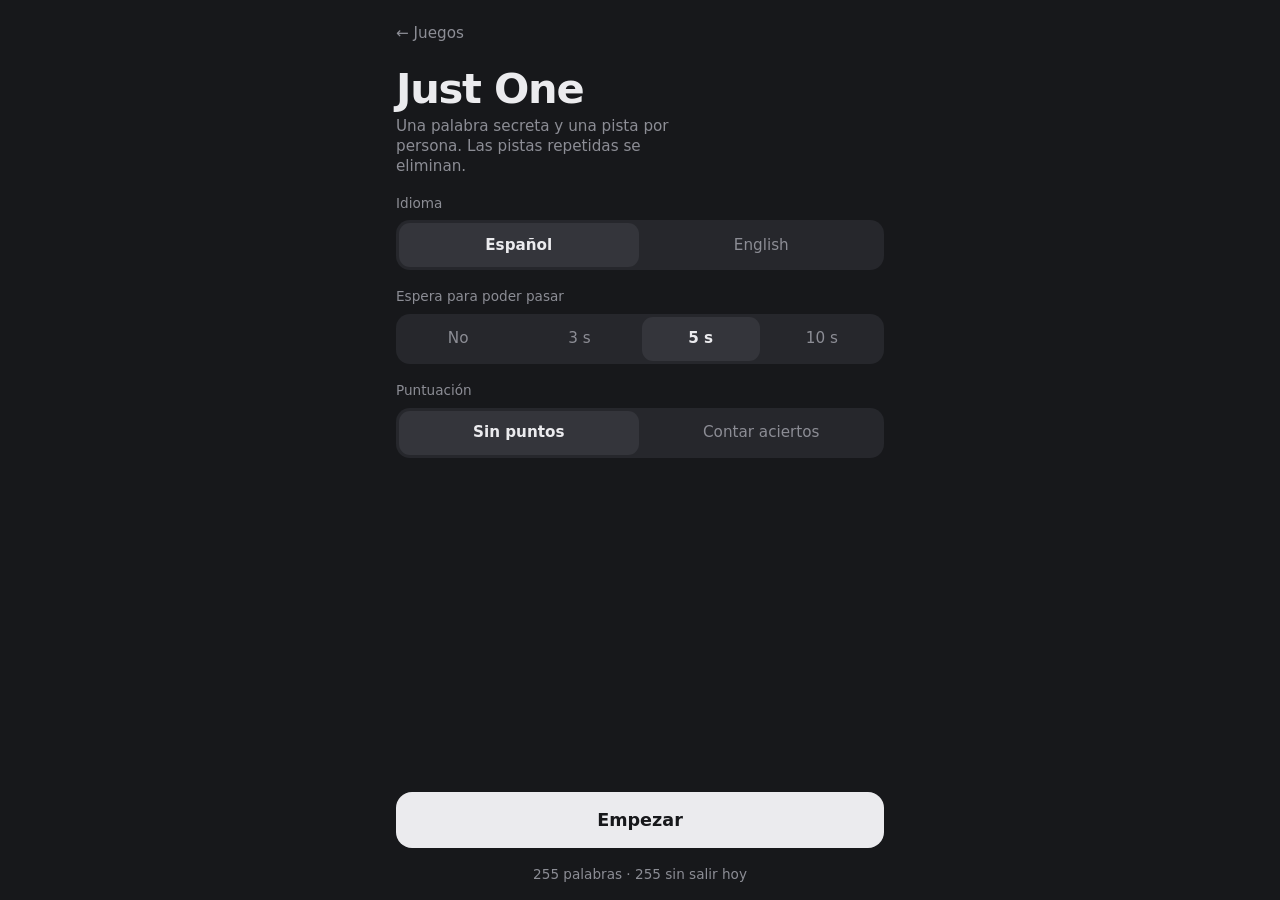
<file: juegos/just-one.html>
<!DOCTYPE html>
<html lang="es">
<head>
    <meta charset="UTF-8">
    <meta name="viewport" content="width=device-width, initial-scale=1.0, maximum-scale=1.0, user-scalable=no, viewport-fit=cover">
    <meta name="theme-color" content="#17181b">
    <title>Just One</title>
    <link rel="stylesheet" href="../shared/estilo.css">
</head>
<body>

    <!-- MENÚ -->
    <div id="screen-menu" class="screen menu active">
        <a class="home-link" href="../index.html" data-i18n="home">← Juegos</a>
        <header class="menu-head">
            <h1>Just One</h1>
            <p data-i18n="subtitle"></p>
        </header>
        <div class="field">
            <span class="field-label" data-i18n="lang">Idioma</span>
            <select id="langSelect" data-seg aria-label="Idioma / Language">
                <option value="es">Español</option>
                <option value="en">English</option>
            </select>
        </div>
        <div class="field">
            <span class="field-label" data-i18n="cooldown">Espera para poder pasar</span>
            <select id="cooldownSelect" data-seg data-i18n-aria="cooldown">
                <option value="0" data-i18n="no">No</option>
                <option value="3">3 s</option>
                <option value="5" selected>5 s</option>
                <option value="10">10 s</option>
            </select>
        </div>
        <div class="field">
            <span class="field-label" data-i18n="scoring">Puntuación</span>
            <select id="pointsSelect" data-seg data-i18n-aria="scoring">
                <option value="off" selected data-i18n="noPoints">Sin puntos</option>
                <option value="on" data-i18n="countHits">Contar aciertos</option>
            </select>
        </div>
        <button class="btn-main" id="btnStart" data-i18n="start">Empezar</button>
        <p class="hint" id="deckInfo"></p>
    </div>

    <!-- JUEGO -->
    <div id="screen-game" class="screen">
        <div class="bar">
            <button class="small-btn" id="btnMenu" data-i18n="menu">← Menú</button>
            <span class="stat" id="remaining"></span>
            <span class="stat" id="score-wrap"><span id="score-board">0</span> pts</span>
        </div>
        <div class="prog"><i id="deckBar"></i></div>
        <p class="turn-label" data-i18n="showIt">Enséñalo a todos menos a quien adivina</p>

        <div class="card" id="card">
            <div class="card-inner" id="word-view">
                <div class="kicker" data-i18n="secret">Palabra secreta</div>
                <div class="word" id="palabra"></div>
                <div class="note" data-i18n="rule">Una pista por persona. Las repetidas se eliminan.</div>
            </div>
            <div class="card-inner" id="end-view" hidden>
                <div class="word" data-i18n="theEnd">Fin</div>
                <p class="note" data-i18n="endNote">Habéis visto todas las palabras del mazo.</p>
                <button class="btn-main" id="btnReshuffle" data-i18n="reshuffle">Barajar de nuevo</button>
            </div>
        </div>

        <div class="controls" id="controls">
            <button class="btn btn-pass" id="btnFail"><span data-i18n="fail">Pasar / Fallo</span><small data-i18n="next">siguiente</small></button>
            <button class="btn btn-success" id="btnHit"><span data-i18n="correct">Acierto</span><small data-i18n="next">siguiente</small></button>
        </div>
    </div>

    <script src="../shared/common.js"></script>
    <script>
        const listaCompleta = [
            // --- Originales ---
            "Banco", "Carta", "Sirena", "Planta", "Muñeca", "Copa", "Ratón", "Batería", "Mono", "Taco", 
            "Mango", "Cura", "Radio", "Cometa", "Bolsa", "Canguro", "Estrella", "Fuente", "Vela", "Gafas", 
            "Cama", "Llave", "Zapato", "Paraguas", "Espejo", "Tijeras", "Reloj", "Anillo", "Sombrero", "Pantalón", 
            "Camisa", "Calcetín", "Maleta", "Cartera", "Móvil", "Televisión", "Silla", "Mesa", "Puerta", "Ventana", 
            "Plátano", "Pizza", "Huevo", "Chocolate", "Sol", "Nube", "Rosa", "Vaca", "Perro", "Elefante", 
            "León", "Tigre", "Tiburón", "Pez", "Pájaro", "Árbol", "Flor", "Montaña", "Mar", "Río", 
            "Fuego", "Nieve", "Lluvia", "Pirata", "Payaso", "Fantasma", "Vampiro", "Médico", "Bombero", "Policía", 
            "Profesor", "Bruja", "Zombi", "Rey", "Reina", "Bebé", "Abuelo", "Martillo", "Cuchillo", "Tenedor", 
            "Plato", "Vaso", "Botella", "Lápiz", "Papel", "Libro", "Globo", "Pelota", "Guitarra", "Piano", 
            "Coche", "Bicicleta", "Avión", "Barco", "Tren", "Amor", "Boda", "Fiesta", "Navidad", "Verano",
            
            // --- Nuevas (Lugares, Famosos, Cine, Comida, Variedad) ---
            "París", "Egipto", "Londres", "China", "Hospital", "Cárcel", "Biblioteca", "Cine", "Playa", "Desierto",
            "Selva", "Granja", "Castillo", "Escuela", "Circo", "Museo", "Hotel", "Aeropuerto", "Cocina", "Baño",
            "Estadio", "Supermercado", "Iglesia", "Cementerio", "Zoológico", "Piscina", "Batman", "Superman", "Spiderman", "Pikachu",
            "Mario", "Barbie", "Tarzán", "Sherlock", "Drácula", "Frankenstein", "Messi", "Shakira", "Einstein", "Picasso",
            "Papa", "Ninja", "Samurái", "Vikingo", "Mimo", "Alien", "Robot", "Ciborg", "Hulk", "Thor",
            "Yoda", "Minion", "Titanic", "Matrix", "Shrek", "Avatar", "Simpson", "Friends", "Disney", "Netflix",
            "Youtube", "Instagram", "Google", "Wifi", "Internet", "Tetris", "Poker", "Ajedrez", "Fútbol", "Tenis",
            "Baloncesto", "Golf", "Óscar", "Hollywood", "Emoji", "Sushi", "Hamburguesa", "Paella", "Espagueti", "Ensalada",
            "Sopa", "Helado", "Pastel", "Galleta", "Caramelo", "Palomitas", "Cerveza", "Vino", "Leche", "Café",
            "Té", "Zumo", "Miel", "Sal", "Azúcar", "Kétchup", "Dinosaurio", "Dragón", "Unicornio", "Pingüino",
            "Jirafa", "Oso", "Lobo", "Águila", "Serpiente", "Rana", "Mosquito", "Abeja", "Araña", "Volcán",
            "Tornado", "Arcoíris", "Luna", "Universo", "Planeta", "Isla", "Dinero", "Lotería", "Trabajo", "Vacaciones",
            "Regalo", "Beso", "Abrazo", "Música", "Baile", "Foto", "Cámara", "Micrófono", "Auriculares", "Ordenador",
            "Teclado", "Pantalla", "Toalla", "Jabón", "Champú", "Perfume", "Maquillaje", "Cepillo", "Diente", "Lengua",
            "Ojo", "Mano", "Pie", "Corazón", "Cerebro", "Esqueleto", "Momia", "Estatua", "Cuadro", "Basura",
            "Mapa", "Bandera", "Semáforo", "Puente", "Ascensor"
        ];


        // --- TEXTOS DE LA PANTALLA ---
        G.T.es = {
            subtitle: 'Una palabra secreta y una pista por persona. Las pistas repetidas se eliminan.',
            home: '← Juegos', lang: 'Idioma', cooldown: 'Espera para poder pasar', no: 'No',
            scoring: 'Puntuación', noPoints: 'Sin puntos', countHits: 'Contar aciertos', start: 'Empezar',
            menu: '← Menú', showIt: 'Enséñalo a todos menos a quien adivina', secret: 'Palabra secreta',
            rule: 'Una pista por persona. Las repetidas se eliminan.', theEnd: 'Fin',
            endNote: 'Habéis visto todas las palabras del mazo.', reshuffle: 'Barajar de nuevo',
            fail: 'Pasar / Fallo', correct: 'Acierto', next: 'siguiente',
            deckInfo: '{total} palabras · {left} sin salir hoy', left: 'Quedan {n}',
            confirmMenu: 'Lleváis {n} puntos. ¿Volver al menú?',
        };
        G.T.en = {
            subtitle: 'One secret word and one clue per person. Duplicate clues are cancelled.',
            home: '← Games', lang: 'Language', cooldown: 'Wait before passing', no: 'No',
            scoring: 'Scoring', noPoints: 'No points', countHits: 'Count correct guesses', start: 'Start',
            menu: '← Menu', showIt: 'Show it to everyone except the guesser', secret: 'Secret word',
            rule: 'One clue each. Duplicate clues are cancelled.', theEnd: 'The end',
            endNote: 'You have seen every word in the deck.', reshuffle: 'Shuffle again',
            fail: 'Pass / Miss', correct: 'Correct', next: 'next',
            deckInfo: '{total} words · {left} not played today', left: '{n} left',
            confirmMenu: 'You have {n} points. Back to the menu?',
        };

        // --- PALABRAS EN INGLÉS (B1-B2, con bastantes de doble sentido) ---
        const listaIngles = [
            "Bank", "Letter", "Mermaid", "Plant", "Doll", "Cup", "Mouse", "Battery", "Monkey", "Taco",
            "Mango", "Priest", "Radio", "Kite", "Bag", "Kangaroo", "Star", "Fountain", "Candle", "Glasses",
            "Bed", "Key", "Shoe", "Umbrella", "Mirror", "Scissors", "Watch", "Ring", "Hat", "Trousers",
            "Shirt", "Sock", "Suitcase", "Wallet", "Mobile phone", "Television", "Chair", "Table", "Door", "Window",
            "Banana", "Pizza", "Egg", "Chocolate", "Sun", "Cloud", "Rose", "Cow", "Dog", "Elephant",
            "Lion", "Tiger", "Shark", "Fish", "Bird", "Tree", "Flower", "Mountain", "Sea", "River",
            "Fire", "Snow", "Rain", "Pirate", "Clown", "Ghost", "Vampire", "Doctor", "Firefighter", "Police",
            "Teacher", "Witch", "Zombie", "King", "Queen", "Baby", "Grandfather", "Hammer", "Knife", "Fork",
            "Plate", "Glass", "Bottle", "Pencil", "Paper", "Book", "Balloon", "Ball", "Guitar", "Piano",
            "Car", "Bicycle", "Plane", "Boat", "Train", "Love", "Wedding", "Party", "Christmas", "Summer",
            "Paris", "Egypt", "London", "China", "Hospital", "Prison", "Library", "Cinema", "Beach", "Desert",
            "Jungle", "Farm", "Castle", "School", "Circus", "Museum", "Hotel", "Airport", "Kitchen", "Bathroom",
            "Stadium", "Supermarket", "Church", "Cemetery", "Zoo", "Swimming pool", "Batman", "Superman", "Spider-Man", "Pikachu",
            "Mario", "Barbie", "Tarzan", "Sherlock", "Dracula", "Frankenstein", "Messi", "Shakira", "Einstein", "Picasso",
            "Pope", "Ninja", "Samurai", "Viking", "Mime", "Alien", "Robot", "Cyborg", "Hulk", "Thor",
            "Yoda", "Minion", "Titanic", "Matrix", "Shrek", "Avatar", "Simpsons", "Friends", "Disney", "Netflix",
            "YouTube", "Instagram", "Google", "Wi-Fi", "Internet", "Tetris", "Poker", "Chess", "Football", "Tennis",
            "Basketball", "Golf", "Oscar", "Hollywood", "Emoji", "Sushi", "Burger", "Paella", "Spaghetti", "Salad",
            "Soup", "Ice cream", "Cake", "Biscuit", "Sweets", "Popcorn", "Beer", "Wine", "Milk", "Coffee",
            "Tea", "Juice", "Honey", "Salt", "Sugar", "Ketchup", "Dinosaur", "Dragon", "Unicorn", "Penguin",
            "Giraffe", "Bear", "Wolf", "Eagle", "Snake", "Frog", "Mosquito", "Bee", "Spider", "Volcano",
            "Tornado", "Rainbow", "Moon", "Universe", "Planet", "Island", "Money", "Lottery", "Job", "Holidays",
            "Present", "Kiss", "Hug", "Music", "Dance", "Photo", "Camera", "Microphone", "Headphones", "Computer",
            "Keyboard", "Screen", "Towel", "Soap", "Shampoo", "Perfume", "Make-up", "Brush", "Tooth", "Tongue",
            "Eye", "Hand", "Foot", "Heart", "Brain", "Skeleton", "Mummy", "Statue", "Painting", "Rubbish",
            "Map", "Flag", "Traffic light", "Bridge", "Lift",
            "Bat", "Bark", "Spring", "Match", "Pitch", "Seal", "Crane", "Jam", "Date", "Fan",
            "Bow", "Club", "Rock", "Wave", "Trunk", "Palm", "Fall", "Ruler", "Mint", "Bowl",
            "Chest", "Stamp", "Tank", "Organ", "Mole", "Space", "Selfie", "Podcast", "Meme", "Festival",
            "Erasmus", "Vegan", "Hangover", "Minecraft", "Pokémon"
        ];

        const $ = (id) => document.getElementById(id);
        // Un mazo por idioma (deck:just-one y deck:just-one-en)
        const mazos = {};
        const mazoDe = (l) => mazos[l] || (mazos[l] = l === 'en'
            ? new G.Deck('just-one-en', listaIngles)
            : new G.Deck('just-one', listaCompleta));
        let mazo = mazoDe(G.lang);
        const infoMazo = () => { $("deckInfo").innerText = G.t('deckInfo', { total: mazo.total, left: mazo.remaining }); };
        const cooldown = new G.Cooldown([$("btnFail")]);
        let puntuacion = 0;
        let ajustes = G.store.get('settings:just-one', { cooldown: 5, points: 'off' });

        $("cooldownSelect").value = ajustes.cooldown;
        $("pointsSelect").value = ajustes.points;
        G.initLang((l) => { mazo = mazoDe(l); infoMazo(); });
        infoMazo();
        G.segmented();

        function mostrar(id) {
            document.querySelectorAll('.screen').forEach(s => s.classList.remove('active'));
            $(id).classList.add('active');
        }

        function empezar() {
            ajustes = {
                cooldown: parseInt($("cooldownSelect").value, 10),
                points: $("pointsSelect").value
            };
            G.store.set('settings:just-one', ajustes);
            puntuacion = 0;
            $("score-board").innerText = "0";
            $("score-wrap").style.visibility = ajustes.points === 'on' ? 'visible' : 'hidden';
            mostrar('screen-game');
            G.keepAwake(true);
            siguientePalabra();
        }

        function volverAlMenu() {
            if (ajustes.points === 'on' && puntuacion > 0 &&
                !confirm(G.t('confirmMenu', { n: puntuacion }))) return;
            cooldown.stop();
            G.keepAwake(false);
            infoMazo();
            mostrar('screen-menu');
        }

        let cambiando = false; // evita dobles toques durante la animación

        function gestionarTurno(acierto) {
            if (cambiando) return;
            cambiando = true;
            // Actualizar puntuación si acertó
            if (acierto) {
                puntuacion++;
                $("score-board").innerText = puntuacion;
            }

            // Animación suave de cambio
            const card = $("card");
            card.style.opacity = "0.3";
            card.style.transform = "scale(0.98)";

            setTimeout(() => {
                siguientePalabra();
                card.style.opacity = "";
                card.style.transform = "";
                cambiando = false;
            }, 150);
        }

        function siguientePalabra() {
            const fin = mazo.remaining === 0;
            $("word-view").hidden = fin;
            $("end-view").hidden = !fin;
            $("controls").style.visibility = fin ? 'hidden' : 'visible';
            if (fin) {
                cooldown.stop();
                $("remaining").innerText = G.t('left', { n: 0 });
                $("deckBar").style.setProperty('--p', 0);
                return;
            }

            $("palabra").innerText = mazo.draw();
            $("remaining").innerText = G.t('left', { n: mazo.remaining });
            $("deckBar").style.setProperty('--p', mazo.remaining / mazo.total);
            cooldown.start(ajustes.cooldown);
        }

        $("btnStart").addEventListener('click', empezar);
        $("btnMenu").addEventListener('click', volverAlMenu);
        $("btnFail").addEventListener('click', () => gestionarTurno(false));
        $("btnHit").addEventListener('click', () => gestionarTurno(true));
        $("btnReshuffle").addEventListener('click', () => { mazo.reset(); siguientePalabra(); });
    </script>
</body>
</html>
</file>
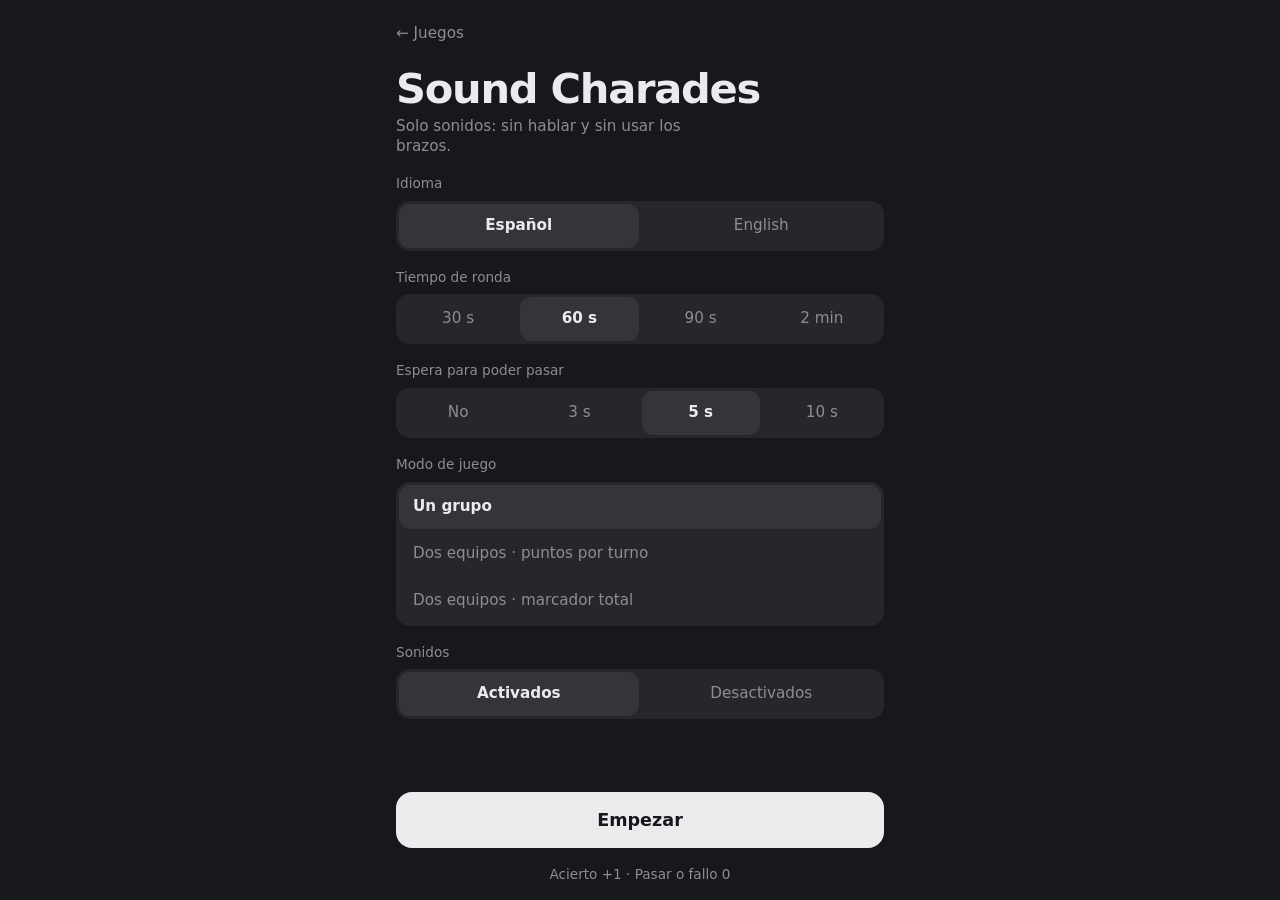
<file: juegos/sound-charades.html>
<!DOCTYPE html>
<html lang="es">
<head>
    <meta charset="UTF-8">
    <meta name="viewport" content="width=device-width, initial-scale=1.0, maximum-scale=1.0, user-scalable=no, viewport-fit=cover">
    <meta name="theme-color" content="#17181b">
    <title>Sound Charades</title>
    <link rel="stylesheet" href="../shared/estilo.css">
    <style>
        /* Traducción al español e italiano (solo cuando se juega en inglés) */
        .trans {
            display: flex;
            flex-direction: column;
            gap: 8px;
            margin-top: 4px;
            padding-top: 12px;
            border-top: 1px solid var(--line);
        }
        .trans div {
            display: flex;
            align-items: baseline;
            justify-content: center;
            gap: 10px;
            font-size: clamp(1.5rem, 7.5vw, 2.2rem);
            font-weight: 600;
            line-height: 1.1;
            color: var(--pass);
            overflow-wrap: anywhere;
            text-wrap: balance;
        }
        .lang-tag {
            flex: none;
            font-size: .75rem;
            font-weight: 600;
            letter-spacing: .12em;
            color: var(--muted);
        }
    </style>
</head>
<body>

    <!-- PANTALLA 1: MENÚ -->
    <div id="screen-menu" class="screen menu active">
        <a class="home-link" href="../index.html" data-i18n="home">← Juegos</a>
        <header class="menu-head">
            <h1 data-i18n="title"></h1>
            <p data-i18n="subtitle"></p>
        </header>
        <div class="field">
            <span class="field-label" data-i18n="lang">Idioma</span>
            <select id="langSelect" data-seg aria-label="Idioma / Language">
                <option value="es">Español</option>
                <option value="en">English</option>
            </select>
        </div>
        <div class="field">
            <span class="field-label" data-i18n="time">Tiempo de ronda</span>
            <select id="timeSelect" data-seg data-i18n-aria="time">
                <option value="30">30 s</option>
                <option value="60" selected>60 s</option>
                <option value="90">90 s</option>
                <option value="120">2 min</option>
            </select>
        </div>
        <div class="field">
            <span class="field-label" data-i18n="cooldown">Espera para poder pasar</span>
            <select id="cooldownSelect" data-seg data-i18n-aria="cooldown">
                <option value="0" data-i18n="no">No</option>
                <option value="3">3 s</option>
                <option value="5" selected>5 s</option>
                <option value="10">10 s</option>
            </select>
        </div>
        <div class="field">
            <span class="field-label" data-i18n="mode">Modo de juego</span>
            <select id="modeSelect" data-seg="col" data-i18n-aria="mode">
                <option value="solo" data-i18n="modeSolo">Un grupo</option>
                <option value="round" data-i18n="modeRound">Dos equipos · puntos por turno</option>
                <option value="total" data-i18n="modeTotal">Dos equipos · marcador total</option>
            </select>
        </div>
        <div id="teamsBox" class="teams" hidden>
            <input id="teamA" maxlength="16" data-i18n-ph="team1" data-i18n-aria="team1">
            <input id="teamB" maxlength="16" data-i18n-ph="team2" data-i18n-aria="team2">
        </div>
        <div id="roundsBox" class="field" hidden>
            <span class="field-label" data-i18n="rounds">Rondas (cada equipo juega un turno por ronda)</span>
            <select id="roundsSelect" data-seg data-i18n-aria="rounds">
                <option value="0" data-i18n="noLimit">Sin límite</option>
                <option value="3">3</option>
                <option value="5">5</option>
                <option value="10">10</option>
            </select>
        </div>
        <div class="field">
            <span class="field-label" data-i18n="sounds">Sonidos</span>
            <select id="soundSelect" data-seg data-i18n-aria="sounds">
                <option value="on" data-i18n="on">Activados</option>
                <option value="off" data-i18n="off">Desactivados</option>
            </select>
        </div>
        <button class="btn-main" id="btnStart" data-i18n="start">Empezar</button>
        <p class="hint" data-i18n="hint"></p>
    </div>

    <!-- PANTALLA 2: PREPARADOS -->
    <div id="screen-ready" class="screen center">
        <div class="panel">
            <p class="ready-title" id="readyTitle"></p>
            <p class="ready-sub" id="readySub"></p>
            <div class="board" id="readyBoard"></div>
            <button class="btn-main" id="btnGo" data-i18n="startTurn">Empezar turno</button>
            <button class="btn-link" data-to-menu="confirm" data-i18n="backMenu">Volver al menú</button>
        </div>
    </div>

    <!-- PANTALLA 3: JUEGO -->
    <div id="screen-game" class="screen">
        <div class="bar">
            <button class="icon-btn" id="btnStop" data-i18n-aria="stopTurn">✕</button>
            <span class="clock" id="timerDisplay">60 s</span>
            <span class="stat"><span id="scoreDisplay">0</span> pts</span>
        </div>
        <div class="prog"><i id="timerBar"></i></div>
        <p class="turn-label" id="turnLabel"></p>

        <div class="card">
            <div class="kicker" data-i18n="makeSound">Haz el sonido</div>
            <div class="word" id="wordTarget"></div>
            <div class="trans" id="wordTrans" hidden>
                <div><span class="lang-tag">ES</span><span id="trEs"></span></div>
                <div><span class="lang-tag">IT</span><span id="trIt"></span></div>
            </div>
            <div class="note" data-i18n="rule">Sin hablar y sin usar los brazos</div>
        </div>

        <div class="controls">
            <button class="btn btn-pass" data-points="0" data-flash="#2a2b30" data-cooldown><span data-i18n="pass">Pasar / Fallo</span><small>0</small></button>
            <button class="btn btn-success" data-points="1" data-flash="#1f3328"><span data-i18n="correct">Acierto</span><small>+1</small></button>
        </div>
    </div>

    <!-- PANTALLA 4: RESULTADO DEL TURNO -->
    <div id="screen-result" class="screen center">
        <div class="panel">
            <p class="score-label" data-i18n="endOfTurn">Fin del turno</p>
            <p class="score-label" id="resultTitle"></p>
            <p class="score-big" id="finalScore">0</p>
            <p class="score-label" data-i18n="unit"></p>
            <div class="board" id="resultBoard"></div>
            <button class="btn-main" id="btnNext">Siguiente turno</button>
            <button class="btn-link" id="btnEnd" data-i18n="endGame">Terminar partida</button>
            <button class="btn-link" data-to-menu="confirm" data-i18n="backMenu">Volver al menú</button>
        </div>
    </div>

    <!-- PANTALLA 5: RESULTADO FINAL -->
    <div id="screen-final" class="screen center">
        <div class="panel">
            <p class="score-label" data-i18n="finalResult">Resultado final</p>
            <p class="ready-title" id="finalTitle"></p>
            <div class="board" id="finalBoard"></div>
            <button class="btn-main" data-to-menu data-i18n="newGame">Nueva partida</button>
        </div>
    </div>

    <script src="../shared/common.js"></script>
    <script src="../shared/turns.js"></script>
    <script>
        // --- BASE DE DATOS (frases para hacer con SONIDOS) ---
        const dbOriginal = [
            // ANIMALES
            "Perro", "Gato", "Vaca", "Caballo", "Cerdo", "Oveja", "Gallo", "Pato", "Rana", "Abeja",
            "Mosquito", "Elefante", "León", "Mono", "Serpiente", "Lobo", "Búho", "Cuervo", "Gaviota", "Delfín",
            "Ballena", "Grillo", "Burro", "Pavo", "Ratón", "Cabra", "Gallina", "Oso", "Tigre", "Loro",
            "Foca", "Pájaro carpintero", "Gorila", "Hiena",
            // NATURALEZA Y CLIMA
            "Lluvia", "Trueno / Tormenta", "Viento fuerte", "Río fluyendo", "Olas del mar", 
            "Pisar hojas secas", "Fuego crepitando", "Erupción de volcán", "Terremoto",
            "Pisar nieve", "Gota de agua cayendo", "Árbol cayéndose",
            // ACCIONES EN CASA Y COCINA
            "Cortar cebolla", "Freír un huevo", "Hacer palomitas", "Licuadora / Batidora", "Microondas",
            "Aspiradora", "Tirar de la cadena (Inodoro)", "Lavarse los dientes", "Ducharse", "Reloj de pared",
            "Secador de pelo", "Puerta chirriando", "Romper un cristal", "Abrir una lata de refresco", "Servir agua",
            "Lavadora centrifugando", "Tetera hirviendo", "Afilando un cuchillo", "Tostadora saltando",
            "Cerrar ventana de golpe", "Pasar la escoba", "Descorchar botella", "Monedas cayendo al suelo", "Tijeras cortando",
            // CUERPO HUMANO Y REACCIONES
            "Roncar", "Estornudar", "Toser", "Tener hipo", "Llorar a mares", 
            "Reír a carcajadas", "Bostezar", "Hacer gárgaras", "Comer con la boca abierta", "Dar un beso apasionado", 
            "Silbar una canción", "Beber a sorbos", "Tiritar de frío", "Aplaudir", "Soplar velas",
            "Sonarse la nariz", "Suspirar", "Masticar algo crujiente", "Atragantarse", "Jadear de cansancio",
            "Chuparse los dedos", "Hacer un pedo (con la boca)", "Escupir", "Soplar sopa caliente", "Masticar chicle",
            "Latido del corazón", "Beber por una pajita",
            // CIUDAD Y TRANSPORTE
            "Coche arrancando", "Claxon / Pito", "Ambulancia", "Tren clásico", "Avión despegando", 
            "Helicóptero", "Motocicleta", "Timbre de bicicleta", "Metro frenando", "Tractor", 
            "Sirena de policía", "Frenazo de coche", "Camión de la basura", "Alarma de coche",
            "Semáforo para ciegos", "Campanas de iglesia", "Tacones al caminar", "Fuegos artificiales",
            // TECNOLOGÍA Y APARATOS
            "Teclado de ordenador", "Click del ratón", "Máquina de escribir", "Cámara de fotos", "Teléfono vibrando",
            "Notificación de WhatsApp", "Impresora", "Interfono / Telefonillo", "Radio buscando sintonía", "Mando de videoconsola",
            "Alarma de despertador", "Escáner de supermercado", "Conexión a internet antigua (Módem)",
            // PROFESIONES Y HERRAMIENTAS
            "Martillo", "Sierra eléctrica", "Taladro", "Torno de dentista", "Máquina de afeitar / Cortapelos", 
            "Caja registradora", "Silbato de árbitro", "Código Morse (Telégrafo)", "Látigo",
            "Sacar punta a un lápiz", "Pasar páginas de un libro", "Cremallera", "Rasgar Velcro",
            // DEPORTES Y OCIO
            "Peloteo de tenis", "Pleno / Strike en los bolos", "Ping pong", "Botar pelota de baloncesto", "Nadar", 
            "Boxeo (Golpes)", "Patear un balón de fútbol", "Karate", "Flecha volando", "Espadas ninja chocando",
            "Montaña rusa", "Carrusel / Tiovivo",
            // INSTRUMENTOS MUSICALES
            "Guitarra eléctrica", "Batería (Tambores)", "Trompeta", "Violín", "Flauta", 
            "Piano", "Maracas", "Triángulo", "Gaita", "Arpa", "Tocar los platillos",
            // FICCIÓN, FANTASÍA Y CULTURA POP
            "Espada láser (Star Wars)", "Pistola láser (Pew pew)", "Fantasma", "Zombie", "Risa de bruja malvada", 
            "Rugido de Dinosaurio / T-Rex", "Nave espacial extraterrestre", "Hechizo mágico", "Monstruo comiendo",
            "Coger una moneda (Mario Bros)", "Comer bolitas (Pac-Man)", "Ametralladora", "Gran explosión",

            "Pingüino", "Camello", "Tortuga", "Canguro", "Hipopótamo", "Pollito", "Charco salpicando", "Eco en montaña",

            "Cerrar con llave", "Encender cerilla", "Cortar pan crujiente",
            "Lavar platos", "Batir huevos", "Abrir grifo", "Hacer cosquillas", "Chupar caramelo", "Rascarse", "Morder manzana",
            "Beber caliente y quemarse", "Crujir dedos", "Oler algo desagradable",

            "Patinete", "Bajar escaleras corriendo", "Puerta automática",
            "Ascensor llegando", "Maleta con ruedas", "Bocina de barco",

            "Error de ordenador", "Ventilador girando", "Disco rayado", "Cortar con serrucho", "Cinta adhesiva", "Abrir paraguas",
            "Desinflar rueda",

            "Golpe de golf", "Saltar a la comba", "Celebración de gol",

            "Xilófono", "Acordeón", "Robot caminando", "Pasos de gigante",

            // NUEVOS
            "Eructo", "Globo desinflándose", "Pompa de chicle explotando", "Botella vaciándose (glu glu)", "Abrir una bolsa de patatas",
            "Cubitos de hielo en un vaso", "Cafetera italiana subiendo", "Olla exprés", "Bebé llorando", "Niño con rabieta",
            "Abucheo del público", "Grito de Tarzán", "Chewbacca", "Darth Vader respirando", "Pato Donald",
            "Coche de Fórmula 1", "Camión dando marcha atrás", "Megafonía del aeropuerto", "Abrir un regalo", "Suelo de madera crujiendo",
            "Cortacésped", "Hacha cortando leña", "Martillo neumático", "Rascar una pizarra con las uñas", "Spray / aerosol",
            "Perro bebiendo agua", "Tirar una piedra al agua", "Tirarse en bomba a la piscina", "Chanclas al andar", "Saltar en una cama elástica",
            "Tono de móvil antiguo", "Caja de música", "Beatbox", "Cantante de ópera", "Canto tirolés",
            "Meditar (Ommm)", "Sonar de submarino", "Despegue de un cohete", "Ganso enfadado"
        ];

        // --- TEXTOS DE LA PANTALLA ---
        G.T.es = {
            title: 'Sound Charades', subtitle: 'Solo sonidos: sin hablar y sin usar los brazos.',
            home: '← Juegos', lang: 'Idioma', time: 'Tiempo de ronda', cooldown: 'Espera para poder pasar', no: 'No',
            mode: 'Modo de juego', modeSolo: 'Un grupo', modeRound: 'Dos equipos · puntos por turno', modeTotal: 'Dos equipos · marcador total',
            rounds: 'Rondas (cada equipo juega un turno por ronda)', noLimit: 'Sin límite', sounds: 'Sonidos', on: 'Activados', off: 'Desactivados',
            start: 'Empezar', hint: 'Acierto +1 · Pasar o fallo 0', startTurn: 'Empezar turno', backMenu: 'Volver al menú', stopTurn: 'Terminar turno',
            makeSound: 'Haz el sonido', rule: 'Sin hablar y sin usar los brazos', pass: 'Pasar / Fallo', correct: 'Acierto',
            endOfTurn: 'Fin del turno', unit: 'sonidos acertados', endGame: 'Terminar partida', finalResult: 'Resultado final', newGame: 'Nueva partida',
            readyHint: 'Pásale el móvil a quien vaya a hacer los sonidos',
        };
        G.T.en = {
            title: 'Sound Charades', subtitle: 'Sounds only: no talking and no arms.',
            home: '← Games', lang: 'Language', time: 'Round time', cooldown: 'Wait before passing', no: 'No',
            mode: 'Game mode', modeSolo: 'One group', modeRound: 'Two teams · points per turn', modeTotal: 'Two teams · running score',
            rounds: 'Rounds (each team plays one turn per round)', noLimit: 'No limit', sounds: 'Sounds', on: 'On', off: 'Off',
            start: 'Start', hint: 'Correct +1 · Pass or miss 0', startTurn: 'Start turn', backMenu: 'Back to menu', stopTurn: 'End turn',
            makeSound: 'Make the sound', rule: 'No talking, no arms', pass: 'Pass / Miss', correct: 'Correct',
            endOfTurn: 'End of turn', unit: 'sounds guessed', endGame: 'End game', finalResult: 'Final result', newGame: 'New game',
            readyHint: 'Hand the phone to whoever is making the sounds',
        };

        // --- SONIDOS EN INGLÉS ---
        const dbEnglish = [
            // ANIMALS
            "Dog", "Cat", "Cow", "Horse", "Pig", "Sheep", "Rooster", "Duck", "Frog", "Bee",
            "Mosquito", "Elephant", "Lion", "Monkey", "Snake", "Wolf", "Owl", "Crow", "Seagull", "Dolphin",
            "Whale", "Cricket", "Donkey", "Turkey", "Mouse", "Goat", "Hen", "Bear", "Tiger", "Parrot",
            "Seal", "Woodpecker", "Gorilla", "Hyena", "Penguin", "Camel", "Turtle", "Kangaroo", "Hippo", "Chick",
            "Angry goose", "Pigeon cooing", "Dog drinking water",
            // NATURE AND WEATHER
            "Rain", "Thunderstorm", "Strong wind", "River flowing", "Ocean waves",
            "Walking on dry leaves", "Crackling fire", "Volcano erupting", "Earthquake",
            "Walking in deep snow", "Water dripping", "Tree falling down", "Splashing in a puddle", "Echo in the mountains",
            // HOME AND KITCHEN
            "Chopping onions", "Frying an egg", "Making popcorn", "Blender", "Microwave",
            "Vacuum cleaner", "Flushing the toilet", "Brushing your teeth", "Taking a shower", "Wall clock",
            "Hairdryer", "Creaky door", "Breaking glass", "Opening a can of soda", "Pouring water",
            "Washing machine spinning", "Boiling kettle", "Sharpening a knife", "Toaster popping",
            "Slamming a window", "Sweeping the floor", "Popping a cork", "Coins falling on the floor", "Scissors cutting",
            "Locking a door", "Lighting a match", "Cutting crusty bread", "Washing the dishes", "Whisking eggs", "Turning on the tap",
            "Ice cubes in a glass", "Coffee machine", "Pressure cooker", "Sizzling barbecue", "Opening a bag of crisps",
            "Creaky wooden floor", "Cuckoo clock", "Bubble wrap popping",
            // BODY AND REACTIONS
            "Snoring", "Sneezing", "Coughing", "Hiccups", "Crying your eyes out",
            "Laughing out loud", "Yawning", "Gargling", "Eating with your mouth open", "Passionate kiss",
            "Whistling a song", "Sipping a drink", "Shivering with cold", "Clapping", "Blowing out candles",
            "Blowing your nose", "Sighing", "Crunching something", "Choking", "Panting",
            "Licking your fingers", "Fart (with your mouth)", "Spitting", "Blowing on hot soup", "Chewing gum",
            "Heartbeat", "Drinking through a straw", "Being tickled", "Sucking a sweet", "Biting an apple",
            "Burning your mouth with a hot drink", "Cracking your knuckles", "Smelling something disgusting", "Scratching",
            "Burp", "Slurping noodles", "Baby crying", "Child having a tantrum", "Crowd booing",
            // CITY AND TRANSPORT
            "Car starting", "Car horn", "Ambulance", "Steam train", "Plane taking off",
            "Helicopter", "Motorbike", "Bicycle bell", "Underground train braking", "Tractor",
            "Police siren", "Car braking hard", "Garbage truck", "Car alarm", "Pedestrian crossing beep",
            "Church bells", "High heels walking", "Fireworks", "Scooter", "Lift arriving",
            "Automatic door", "Suitcase on wheels", "Ship's horn", "Formula 1 car", "Truck reversing", "Airport announcement",
            "Squeaky trainers", "Flip-flops walking",
            // TECHNOLOGY
            "Typing on a keyboard", "Mouse click", "Typewriter", "Camera shutter", "Phone vibrating",
            "Message notification", "Printer", "Door buzzer", "Radio searching for a station", "Game controller",
            "Alarm clock", "Supermarket scanner", "Old dial-up modem", "Computer error sound", "Fan spinning", "Scratched record",
            "Old mobile ringtone", "Cash machine", "Submarine sonar",
            // TOOLS AND OBJECTS
            "Hammer", "Electric saw", "Drill", "Dentist's drill", "Electric razor",
            "Cash register", "Referee's whistle", "Morse code", "Whip", "Sharpening a pencil",
            "Turning pages", "Zip", "Ripping Velcro", "Sticky tape", "Opening an umbrella", "Flat tyre", "Handsaw",
            "Lawnmower", "Chopping wood", "Jackhammer", "Nails on a chalkboard", "Spray can",
            "Balloon deflating", "Bubble gum popping", "Emptying a bottle (glug glug)", "Unwrapping a present", "Music box",
            // SPORTS AND LEISURE
            "Tennis rally", "Bowling strike", "Ping-pong", "Bouncing a basketball", "Swimming",
            "Boxing", "Kicking a football", "Karate", "Arrow flying", "Swords clashing",
            "Roller coaster", "Merry-go-round", "Golf swing", "Skipping rope", "Goal celebration",
            "Throwing a stone into water", "Cannonball into the pool", "Jumping on a trampoline",
            // MUSIC
            "Electric guitar", "Drums", "Trumpet", "Violin", "Flute", "Piano", "Maracas", "Triangle", "Bagpipes", "Harp",
            "Cymbals", "Xylophone", "Accordion", "Beatboxing", "Opera singer", "Yodelling",
            // FANTASY, FILMS AND GAMES
            "Lightsaber", "Laser gun (pew pew)", "Ghost", "Zombie", "Evil witch laughing",
            "T-Rex roar", "Alien spaceship", "Magic spell", "Monster eating", "Collecting a coin (Super Mario)",
            "Pac-Man eating", "Machine gun", "Huge explosion", "Robot walking", "Giant footsteps",
            "Tarzan yell", "Chewbacca", "Darth Vader breathing", "Donald Duck", "Meditating (Ommm)", "Rocket launch"
        ];


        // --- TRADUCCIONES (solo en inglés): [español, italiano] ---
        const traducciones = {
            "Dog": ["Perro", "Cane"],
            "Cat": ["Gato", "Gatto"],
            "Cow": ["Vaca", "Mucca"],
            "Horse": ["Caballo", "Cavallo"],
            "Pig": ["Cerdo", "Maiale"],
            "Sheep": ["Oveja", "Pecora"],
            "Rooster": ["Gallo", "Gallo"],
            "Duck": ["Pato", "Anatra"],
            "Frog": ["Rana", "Rana"],
            "Bee": ["Abeja", "Ape"],
            "Mosquito": ["Mosquito", "Zanzara"],
            "Elephant": ["Elefante", "Elefante"],
            "Lion": ["León", "Leone"],
            "Monkey": ["Mono", "Scimmia"],
            "Snake": ["Serpiente", "Serpente"],
            "Wolf": ["Lobo", "Lupo"],
            "Owl": ["Búho", "Gufo"],
            "Crow": ["Cuervo", "Corvo"],
            "Seagull": ["Gaviota", "Gabbiano"],
            "Dolphin": ["Delfín", "Delfino"],
            "Whale": ["Ballena", "Balena"],
            "Cricket": ["Grillo", "Grillo"],
            "Donkey": ["Burro", "Asino"],
            "Turkey": ["Pavo", "Tacchino"],
            "Mouse": ["Ratón", "Topo"],
            "Goat": ["Cabra", "Capra"],
            "Hen": ["Gallina", "Gallina"],
            "Bear": ["Oso", "Orso"],
            "Tiger": ["Tigre", "Tigre"],
            "Parrot": ["Loro", "Pappagallo"],
            "Seal": ["Foca", "Foca"],
            "Woodpecker": ["Pájaro carpintero", "Picchio"],
            "Gorilla": ["Gorila", "Gorilla"],
            "Hyena": ["Hiena", "Iena"],
            "Penguin": ["Pingüino", "Pinguino"],
            "Camel": ["Camello", "Cammello"],
            "Turtle": ["Tortuga", "Tartaruga"],
            "Kangaroo": ["Canguro", "Canguro"],
            "Hippo": ["Hipopótamo", "Ippopotamo"],
            "Chick": ["Pollito", "Pulcino"],
            "Angry goose": ["Ganso enfadado", "Oca arrabbiata"],
            "Pigeon cooing": ["Paloma arrullando", "Piccione che tuba"],
            "Dog drinking water": ["Perro bebiendo agua", "Cane che beve acqua"],
            "Rain": ["Lluvia", "Pioggia"],
            "Thunderstorm": ["Tormenta", "Temporale"],
            "Strong wind": ["Viento fuerte", "Vento forte"],
            "River flowing": ["Río fluyendo", "Fiume che scorre"],
            "Ocean waves": ["Olas del mar", "Onde del mare"],
            "Walking on dry leaves": ["Pisar hojas secas", "Camminare sulle foglie secche"],
            "Crackling fire": ["Fuego crepitando", "Fuoco scoppiettante"],
            "Volcano erupting": ["Erupción de un volcán", "Vulcano in eruzione"],
            "Earthquake": ["Terremoto", "Terremoto"],
            "Walking in deep snow": ["Andar por la nieve", "Camminare nella neve alta"],
            "Water dripping": ["Gota de agua cayendo", "Acqua che gocciola"],
            "Tree falling down": ["Árbol cayéndose", "Albero che cade"],
            "Splashing in a puddle": ["Chapotear en un charco", "Saltare in una pozzanghera"],
            "Echo in the mountains": ["Eco en la montaña", "Eco in montagna"],
            "Chopping onions": ["Cortar cebolla", "Tagliare la cipolla"],
            "Frying an egg": ["Freír un huevo", "Friggere un uovo"],
            "Making popcorn": ["Hacer palomitas", "Fare i popcorn"],
            "Blender": ["Batidora", "Frullatore"],
            "Microwave": ["Microondas", "Microonde"],
            "Vacuum cleaner": ["Aspiradora", "Aspirapolvere"],
            "Flushing the toilet": ["Tirar de la cadena", "Tirare lo sciacquone"],
            "Brushing your teeth": ["Lavarse los dientes", "Lavarsi i denti"],
            "Taking a shower": ["Ducharse", "Fare la doccia"],
            "Wall clock": ["Reloj de pared", "Orologio da parete"],
            "Hairdryer": ["Secador de pelo", "Asciugacapelli"],
            "Creaky door": ["Puerta chirriando", "Porta che cigola"],
            "Breaking glass": ["Romper un cristal", "Vetro che si rompe"],
            "Opening a can of soda": ["Abrir una lata de refresco", "Aprire una lattina"],
            "Pouring water": ["Servir agua", "Versare l'acqua"],
            "Washing machine spinning": ["Lavadora centrifugando", "Lavatrice in centrifuga"],
            "Boiling kettle": ["Hervidor hirviendo", "Bollitore che bolle"],
            "Sharpening a knife": ["Afilar un cuchillo", "Affilare un coltello"],
            "Toaster popping": ["Tostadora saltando", "Tostapane che salta"],
            "Slamming a window": ["Cerrar una ventana de golpe", "Sbattere una finestra"],
            "Sweeping the floor": ["Barrer el suelo", "Spazzare il pavimento"],
            "Popping a cork": ["Descorchar una botella", "Stappare una bottiglia"],
            "Coins falling on the floor": ["Monedas cayendo al suelo", "Monete che cadono a terra"],
            "Scissors cutting": ["Tijeras cortando", "Forbici che tagliano"],
            "Locking a door": ["Cerrar con llave", "Chiudere a chiave"],
            "Lighting a match": ["Encender una cerilla", "Accendere un fiammifero"],
            "Cutting crusty bread": ["Cortar pan crujiente", "Tagliare il pane croccante"],
            "Washing the dishes": ["Fregar los platos", "Lavare i piatti"],
            "Whisking eggs": ["Batir huevos", "Sbattere le uova"],
            "Turning on the tap": ["Abrir el grifo", "Aprire il rubinetto"],
            "Ice cubes in a glass": ["Cubitos de hielo en un vaso", "Cubetti di ghiaccio nel bicchiere"],
            "Coffee machine": ["Cafetera", "Macchina del caffè"],
            "Pressure cooker": ["Olla exprés", "Pentola a pressione"],
            "Sizzling barbecue": ["Barbacoa chisporroteando", "Barbecue sfrigolante"],
            "Opening a bag of crisps": ["Abrir una bolsa de patatas", "Aprire un sacchetto di patatine"],
            "Creaky wooden floor": ["Suelo de madera crujiendo", "Pavimento di legno che scricchiola"],
            "Cuckoo clock": ["Reloj de cuco", "Orologio a cucù"],
            "Bubble wrap popping": ["Explotar plástico de burbujas", "Scoppiare il pluriball"],
            "Snoring": ["Roncar", "Russare"],
            "Sneezing": ["Estornudar", "Starnutire"],
            "Coughing": ["Toser", "Tossire"],
            "Hiccups": ["Hipo", "Singhiozzo"],
            "Crying your eyes out": ["Llorar a mares", "Piangere a dirotto"],
            "Laughing out loud": ["Reír a carcajadas", "Ridere a crepapelle"],
            "Yawning": ["Bostezar", "Sbadigliare"],
            "Gargling": ["Hacer gárgaras", "Fare i gargarismi"],
            "Eating with your mouth open": ["Comer con la boca abierta", "Mangiare a bocca aperta"],
            "Passionate kiss": ["Beso apasionado", "Bacio appassionato"],
            "Whistling a song": ["Silbar una canción", "Fischiettare una canzone"],
            "Sipping a drink": ["Beber a sorbos", "Sorseggiare una bevanda"],
            "Shivering with cold": ["Tiritar de frío", "Tremare dal freddo"],
            "Clapping": ["Aplaudir", "Applaudire"],
            "Blowing out candles": ["Soplar las velas", "Spegnere le candeline"],
            "Blowing your nose": ["Sonarse la nariz", "Soffiarsi il naso"],
            "Sighing": ["Suspirar", "Sospirare"],
            "Crunching something": ["Masticar algo crujiente", "Sgranocchiare qualcosa"],
            "Choking": ["Atragantarse", "Strozzarsi"],
            "Panting": ["Jadear", "Ansimare"],
            "Licking your fingers": ["Chuparse los dedos", "Leccarsi le dita"],
            "Fart (with your mouth)": ["Pedo (con la boca)", "Peto (con la bocca)"],
            "Spitting": ["Escupir", "Sputare"],
            "Blowing on hot soup": ["Soplar sopa caliente", "Soffiare sulla minestra calda"],
            "Chewing gum": ["Mascar chicle", "Masticare una gomma"],
            "Heartbeat": ["Latido del corazón", "Battito del cuore"],
            "Drinking through a straw": ["Beber con pajita", "Bere con la cannuccia"],
            "Being tickled": ["Que te hagan cosquillas", "Farsi fare il solletico"],
            "Sucking a sweet": ["Chupar un caramelo", "Succhiare una caramella"],
            "Biting an apple": ["Morder una manzana", "Mordere una mela"],
            "Burning your mouth with a hot drink": ["Quemarse con una bebida caliente", "Scottarsi con una bevanda calda"],
            "Cracking your knuckles": ["Crujirse los dedos", "Scrocchiarsi le dita"],
            "Smelling something disgusting": ["Oler algo asqueroso", "Sentire una puzza tremenda"],
            "Scratching": ["Rascarse", "Grattarsi"],
            "Burp": ["Eructo", "Rutto"],
            "Slurping noodles": ["Sorber fideos", "Risucchiare i noodles"],
            "Baby crying": ["Bebé llorando", "Neonato che piange"],
            "Child having a tantrum": ["Niño con rabieta", "Bambino che fa i capricci"],
            "Crowd booing": ["Abucheo del público", "Pubblico che fischia"],
            "Car starting": ["Coche arrancando", "Auto che parte"],
            "Car horn": ["Claxon", "Clacson"],
            "Ambulance": ["Ambulancia", "Ambulanza"],
            "Steam train": ["Tren de vapor", "Treno a vapore"],
            "Plane taking off": ["Avión despegando", "Aereo che decolla"],
            "Helicopter": ["Helicóptero", "Elicottero"],
            "Motorbike": ["Moto", "Moto"],
            "Bicycle bell": ["Timbre de bicicleta", "Campanello della bici"],
            "Underground train braking": ["Metro frenando", "Metro che frena"],
            "Tractor": ["Tractor", "Trattore"],
            "Police siren": ["Sirena de policía", "Sirena della polizia"],
            "Car braking hard": ["Frenazo de coche", "Frenata brusca"],
            "Garbage truck": ["Camión de la basura", "Camion della spazzatura"],
            "Car alarm": ["Alarma de coche", "Allarme dell'auto"],
            "Pedestrian crossing beep": ["Semáforo para ciegos", "Semaforo sonoro"],
            "Church bells": ["Campanas de iglesia", "Campane della chiesa"],
            "High heels walking": ["Tacones al caminar", "Tacchi che camminano"],
            "Fireworks": ["Fuegos artificiales", "Fuochi d'artificio"],
            "Scooter": ["Patinete", "Monopattino"],
            "Lift arriving": ["Ascensor llegando", "Ascensore che arriva"],
            "Automatic door": ["Puerta automática", "Porta automatica"],
            "Suitcase on wheels": ["Maleta con ruedas", "Trolley"],
            "Ship's horn": ["Bocina de barco", "Sirena della nave"],
            "Formula 1 car": ["Coche de Fórmula 1", "Macchina di Formula 1"],
            "Truck reversing": ["Camión dando marcha atrás", "Camion in retromarcia"],
            "Airport announcement": ["Megafonía del aeropuerto", "Annuncio in aeroporto"],
            "Squeaky trainers": ["Zapatillas chirriando", "Scarpe da ginnastica che cigolano"],
            "Flip-flops walking": ["Chanclas al andar", "Camminare con le infradito"],
            "Typing on a keyboard": ["Teclear en el ordenador", "Scrivere sulla tastiera"],
            "Mouse click": ["Clic del ratón", "Clic del mouse"],
            "Typewriter": ["Máquina de escribir", "Macchina da scrivere"],
            "Camera shutter": ["Cámara de fotos", "Scatto della fotocamera"],
            "Phone vibrating": ["Móvil vibrando", "Telefono che vibra"],
            "Message notification": ["Notificación de mensaje", "Notifica di un messaggio"],
            "Printer": ["Impresora", "Stampante"],
            "Door buzzer": ["Telefonillo", "Citofono"],
            "Radio searching for a station": ["Radio buscando emisora", "Radio che cerca una stazione"],
            "Game controller": ["Mando de videoconsola", "Controller della console"],
            "Alarm clock": ["Despertador", "Sveglia"],
            "Supermarket scanner": ["Escáner del supermercado", "Scanner del supermercato"],
            "Old dial-up modem": ["Módem antiguo", "Vecchio modem"],
            "Computer error sound": ["Sonido de error del ordenador", "Suono di errore del computer"],
            "Fan spinning": ["Ventilador girando", "Ventilatore acceso"],
            "Scratched record": ["Disco rayado", "Disco graffiato"],
            "Old mobile ringtone": ["Tono de móvil antiguo", "Vecchia suoneria"],
            "Cash machine": ["Cajero automático", "Bancomat"],
            "Submarine sonar": ["Sonar de submarino", "Sonar del sottomarino"],
            "Hammer": ["Martillo", "Martello"],
            "Electric saw": ["Sierra eléctrica", "Sega elettrica"],
            "Drill": ["Taladro", "Trapano"],
            "Dentist's drill": ["Torno del dentista", "Trapano del dentista"],
            "Electric razor": ["Maquinilla de afeitar", "Rasoio elettrico"],
            "Cash register": ["Caja registradora", "Registratore di cassa"],
            "Referee's whistle": ["Silbato de árbitro", "Fischietto dell'arbitro"],
            "Morse code": ["Código Morse", "Codice Morse"],
            "Whip": ["Látigo", "Frusta"],
            "Sharpening a pencil": ["Sacar punta a un lápiz", "Temperare una matita"],
            "Turning pages": ["Pasar páginas", "Sfogliare le pagine"],
            "Zip": ["Cremallera", "Cerniera"],
            "Ripping Velcro": ["Despegar velcro", "Strappare il velcro"],
            "Sticky tape": ["Cinta adhesiva", "Nastro adesivo"],
            "Opening an umbrella": ["Abrir un paraguas", "Aprire un ombrello"],
            "Flat tyre": ["Rueda desinflándose", "Gomma a terra"],
            "Handsaw": ["Serrucho", "Sega a mano"],
            "Lawnmower": ["Cortacésped", "Tosaerba"],
            "Chopping wood": ["Cortar leña", "Spaccare la legna"],
            "Jackhammer": ["Martillo neumático", "Martello pneumatico"],
            "Nails on a chalkboard": ["Uñas en la pizarra", "Unghie sulla lavagna"],
            "Spray can": ["Spray", "Bomboletta spray"],
            "Balloon deflating": ["Globo desinflándose", "Palloncino che si sgonfia"],
            "Bubble gum popping": ["Pompa de chicle explotando", "Bolla di gomma che scoppia"],
            "Emptying a bottle (glug glug)": ["Botella vaciándose (glu glu)", "Bottiglia che si svuota (glu glu)"],
            "Unwrapping a present": ["Abrir un regalo", "Scartare un regalo"],
            "Music box": ["Caja de música", "Carillon"],
            "Tennis rally": ["Peloteo de tenis", "Scambio a tennis"],
            "Bowling strike": ["Pleno en los bolos", "Strike a bowling"],
            "Ping-pong": ["Ping-pong", "Ping-pong"],
            "Bouncing a basketball": ["Botar una pelota de baloncesto", "Palleggiare a basket"],
            "Swimming": ["Nadar", "Nuotare"],
            "Boxing": ["Boxeo", "Pugilato"],
            "Kicking a football": ["Chutar un balón", "Calciare un pallone"],
            "Karate": ["Kárate", "Karate"],
            "Arrow flying": ["Flecha volando", "Freccia che vola"],
            "Swords clashing": ["Espadas chocando", "Spade che si scontrano"],
            "Roller coaster": ["Montaña rusa", "Montagne russe"],
            "Merry-go-round": ["Tiovivo", "Giostra"],
            "Golf swing": ["Golpe de golf", "Colpo di golf"],
            "Skipping rope": ["Saltar a la comba", "Saltare la corda"],
            "Goal celebration": ["Celebrar un gol", "Esultanza per un gol"],
            "Throwing a stone into water": ["Tirar una piedra al agua", "Lanciare un sasso nell'acqua"],
            "Cannonball into the pool": ["Tirarse en bomba a la piscina", "Tuffo a bomba in piscina"],
            "Jumping on a trampoline": ["Saltar en una cama elástica", "Saltare sul tappeto elastico"],
            "Electric guitar": ["Guitarra eléctrica", "Chitarra elettrica"],
            "Drums": ["Batería", "Batteria"],
            "Trumpet": ["Trompeta", "Tromba"],
            "Violin": ["Violín", "Violino"],
            "Flute": ["Flauta", "Flauto"],
            "Piano": ["Piano", "Pianoforte"],
            "Maracas": ["Maracas", "Maracas"],
            "Triangle": ["Triángulo", "Triangolo"],
            "Bagpipes": ["Gaita", "Cornamusa"],
            "Harp": ["Arpa", "Arpa"],
            "Cymbals": ["Platillos", "Piatti"],
            "Xylophone": ["Xilófono", "Xilofono"],
            "Accordion": ["Acordeón", "Fisarmonica"],
            "Beatboxing": ["Beatbox", "Beatbox"],
            "Opera singer": ["Cantante de ópera", "Cantante lirico"],
            "Yodelling": ["Canto tirolés", "Jodel"],
            "Lightsaber": ["Espada láser", "Spada laser"],
            "Laser gun (pew pew)": ["Pistola láser (piu piu)", "Pistola laser (piu piu)"],
            "Ghost": ["Fantasma", "Fantasma"],
            "Zombie": ["Zombi", "Zombie"],
            "Evil witch laughing": ["Risa de bruja malvada", "Risata di strega cattiva"],
            "T-Rex roar": ["Rugido de T-Rex", "Ruggito di T-Rex"],
            "Alien spaceship": ["Nave extraterrestre", "Astronave aliena"],
            "Magic spell": ["Hechizo mágico", "Incantesimo"],
            "Monster eating": ["Monstruo comiendo", "Mostro che mangia"],
            "Collecting a coin (Super Mario)": ["Coger una moneda (Super Mario)", "Prendere una moneta (Super Mario)"],
            "Pac-Man eating": ["Pac-Man comiendo", "Pac-Man che mangia"],
            "Machine gun": ["Ametralladora", "Mitragliatrice"],
            "Huge explosion": ["Gran explosión", "Grande esplosione"],
            "Robot walking": ["Robot caminando", "Robot che cammina"],
            "Giant footsteps": ["Pasos de gigante", "Passi di gigante"],
            "Tarzan yell": ["Grito de Tarzán", "Urlo di Tarzan"],
            "Chewbacca": ["Chewbacca", "Chewbacca"],
            "Darth Vader breathing": ["Darth Vader respirando", "Darth Vader che respira"],
            "Donald Duck": ["Pato Donald", "Paperino"],
            "Meditating (Ommm)": ["Meditar (Ommm)", "Meditare (Ommm)"],
            "Rocket launch": ["Despegue de un cohete", "Lancio di un razzo"]
        };

        const wordTarget = document.getElementById("wordTarget");
        const wordTrans = document.getElementById("wordTrans");
        const trEs = document.getElementById("trEs");
        const trIt = document.getElementById("trIt");

        TurnGame({
            key: 'sound-charades',
            items: { es: dbOriginal, en: dbEnglish },
            render(palabra) {
                wordTarget.innerText = palabra;
                // En inglés, debajo va la traducción al español y al italiano
                const tr = G.lang === 'en' && traducciones[palabra];
                wordTrans.hidden = !tr;
                if (tr) { trEs.textContent = tr[0]; trIt.textContent = tr[1]; }
            }
        });
        G.initLang();
        G.segmented();
    </script>
</body>
</html>
</file>
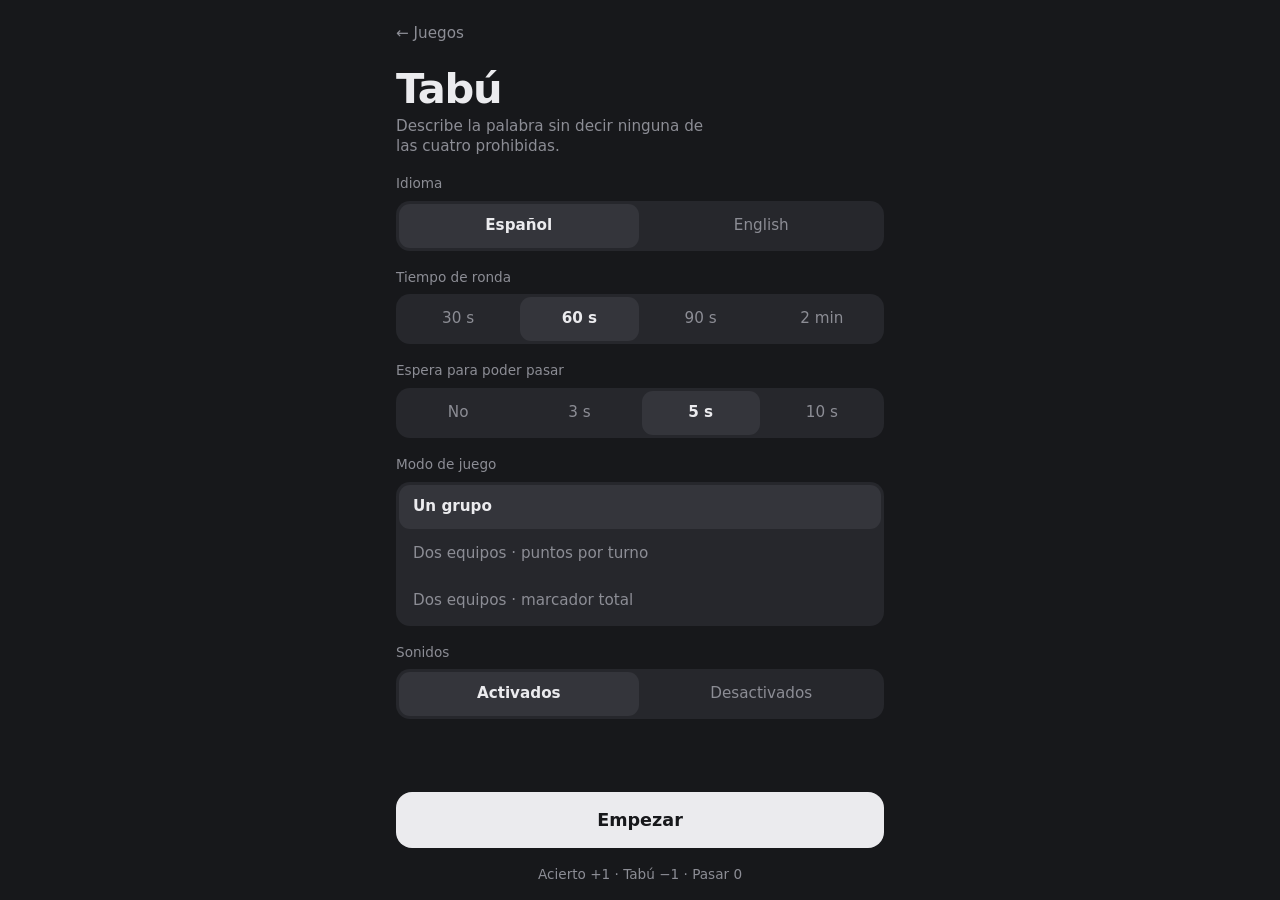
<file: juegos/tabu.html>
<!DOCTYPE html>
<html lang="es">
<head>
    <meta charset="UTF-8">
    <meta name="viewport" content="width=device-width, initial-scale=1.0, maximum-scale=1.0, user-scalable=no, viewport-fit=cover">
    <meta name="theme-color" content="#17181b">
    <title>Tabú</title>
    <link rel="stylesheet" href="../shared/estilo.css">
</head>
<body>

    <!-- PANTALLA 1: MENÚ -->
    <div id="screen-menu" class="screen menu active">
        <a class="home-link" href="../index.html" data-i18n="home">← Juegos</a>
        <header class="menu-head">
            <h1 data-i18n="title"></h1>
            <p data-i18n="subtitle"></p>
        </header>
        <div class="field">
            <span class="field-label" data-i18n="lang">Idioma</span>
            <select id="langSelect" data-seg aria-label="Idioma / Language">
                <option value="es">Español</option>
                <option value="en">English</option>
            </select>
        </div>
        <div class="field">
            <span class="field-label" data-i18n="time">Tiempo de ronda</span>
            <select id="timeSelect" data-seg data-i18n-aria="time">
                <option value="30">30 s</option>
                <option value="60" selected>60 s</option>
                <option value="90">90 s</option>
                <option value="120">2 min</option>
            </select>
        </div>
        <div class="field">
            <span class="field-label" data-i18n="cooldown">Espera para poder pasar</span>
            <select id="cooldownSelect" data-seg data-i18n-aria="cooldown">
                <option value="0" data-i18n="no">No</option>
                <option value="3">3 s</option>
                <option value="5" selected>5 s</option>
                <option value="10">10 s</option>
            </select>
        </div>
        <div class="field">
            <span class="field-label" data-i18n="mode">Modo de juego</span>
            <select id="modeSelect" data-seg="col" data-i18n-aria="mode">
                <option value="solo" data-i18n="modeSolo">Un grupo</option>
                <option value="round" data-i18n="modeRound">Dos equipos · puntos por turno</option>
                <option value="total" data-i18n="modeTotal">Dos equipos · marcador total</option>
            </select>
        </div>
        <div id="teamsBox" class="teams" hidden>
            <input id="teamA" maxlength="16" data-i18n-ph="team1" data-i18n-aria="team1">
            <input id="teamB" maxlength="16" data-i18n-ph="team2" data-i18n-aria="team2">
        </div>
        <div id="roundsBox" class="field" hidden>
            <span class="field-label" data-i18n="rounds">Rondas (cada equipo juega un turno por ronda)</span>
            <select id="roundsSelect" data-seg data-i18n-aria="rounds">
                <option value="0" data-i18n="noLimit">Sin límite</option>
                <option value="3">3</option>
                <option value="5">5</option>
                <option value="10">10</option>
            </select>
        </div>
        <div class="field">
            <span class="field-label" data-i18n="sounds">Sonidos</span>
            <select id="soundSelect" data-seg data-i18n-aria="sounds">
                <option value="on" data-i18n="on">Activados</option>
                <option value="off" data-i18n="off">Desactivados</option>
            </select>
        </div>
        <button class="btn-main" id="btnStart" data-i18n="start">Empezar</button>
        <p class="hint" data-i18n="hint"></p>
    </div>

    <!-- PANTALLA 2: PREPARADOS -->
    <div id="screen-ready" class="screen center">
        <div class="panel">
            <p class="ready-title" id="readyTitle"></p>
            <p class="ready-sub" id="readySub"></p>
            <div class="board" id="readyBoard"></div>
            <button class="btn-main" id="btnGo" data-i18n="startTurn">Empezar turno</button>
            <button class="btn-link" data-to-menu="confirm" data-i18n="backMenu">Volver al menú</button>
        </div>
    </div>

    <!-- PANTALLA 3: JUEGO -->
    <div id="screen-game" class="screen">
        <div class="bar">
            <button class="icon-btn" id="btnStop" data-i18n-aria="stopTurn">✕</button>
            <span class="clock" id="timerDisplay">60 s</span>
            <span class="stat"><span id="scoreDisplay">0</span> pts</span>
        </div>
        <div class="prog"><i id="timerBar"></i></div>
        <p class="turn-label" id="turnLabel"></p>

        <div class="card">
            <div class="kicker" data-i18n="describe">Describe</div>
            <div class="word" id="wordTarget"></div>
            <div class="kicker forbidden-title" data-i18n="dontSay">No digas</div>
            <div class="forbidden-list" id="wordForbidden"></div>
        </div>

        <div class="controls">
            <button class="btn btn-fail" data-points="-1" data-flash="#3a2427"><span data-i18n="taboo">Tabú</span><small>−1</small></button>
            <button class="btn btn-pass" data-points="0" data-flash="#2a2b30" data-cooldown><span data-i18n="pass">Pasar</span><small>0</small></button>
            <button class="btn btn-success" data-points="1" data-flash="#1f3328"><span data-i18n="correct">Acierto</span><small>+1</small></button>
        </div>
    </div>

    <!-- PANTALLA 4: RESULTADO DEL TURNO -->
    <div id="screen-result" class="screen center">
        <div class="panel">
            <p class="score-label" data-i18n="endOfTurn">Fin del turno</p>
            <p class="score-label" id="resultTitle"></p>
            <p class="score-big" id="finalScore">0</p>
            <p class="score-label" data-i18n="unit"></p>
            <div class="board" id="resultBoard"></div>
            <button class="btn-main" id="btnNext">Siguiente turno</button>
            <button class="btn-link" id="btnEnd" data-i18n="endGame">Terminar partida</button>
            <button class="btn-link" data-to-menu="confirm" data-i18n="backMenu">Volver al menú</button>
        </div>
    </div>

    <!-- PANTALLA 5: RESULTADO FINAL -->
    <div id="screen-final" class="screen center">
        <div class="panel">
            <p class="score-label" data-i18n="finalResult">Resultado final</p>
            <p class="ready-title" id="finalTitle"></p>
            <div class="board" id="finalBoard"></div>
            <button class="btn-main" data-to-menu data-i18n="newGame">Nueva partida</button>
        </div>
    </div>

    <script src="../shared/common.js"></script>
    <script src="../shared/turns.js"></script>
    <script>
        // --- BASE DE DATOS (t = palabra, f = palabras prohibidas) ---
        const dbOriginal = [
            // --- PALABRAS ORIGINALES ---
            { t: "Facebook", f: ["Red Social", "Azul", "Internet", "Mark Zuckerberg"] },
            { t: "Fútbol", f: ["Pelota", "Deporte", "Gol", "Portería"] },
            { t: "Hospital", f: ["Médico", "Enfermo", "Curar", "Ambulancia"] },
            { t: "Superman", f: ["Héroe", "Capa", "Volar", "Kriptonita"] },
            { t: "Ikea", f: ["Muebles", "Suecia", "Montar", "Tienda"] },
            { t: "Titanic", f: ["Barco", "Película", "Hundir", "Iceberg"] },
            { t: "Café", f: ["Beber", "Desayuno", "Taza", "Cafeína"] },
            { t: "Cervantes", f: ["Escritor", "Libro", "Quijote", "Manco"] },
            { t: "Vampiro", f: ["Sangre", "Drácula", "Dientes", "Murciélago"] },
            { t: "Playa", f: ["Arena", "Mar", "Verano", "Toalla"] },
            { t: "Youtube", f: ["Video", "Internet", "Google", "Youtuber"] },
            { t: "Harry Potter", f: ["Mago", "Varita", "Gafas", "Película"] },
            { t: "Pizza", f: ["Italia", "Queso", "Redonda", "Masa"] },
            { t: "Jirafa", f: ["Cuello", "Animal", "Alto", "África"] },
            { t: "Boda", f: ["Casarse", "Novia", "Anillo", "Vestido"] },
            { t: "Microondas", f: ["Calentar", "Cocina", "Comida", "Electrodoméstico"] },
            { t: "Bombero", f: ["Fuego", "Apagar", "Camión", "Manguera"] },
            { t: "Cine", f: ["Película", "Palomitas", "Pantalla", "Entrada"] },
            { t: "Avión", f: ["Volar", "Aeropuerto", "Alas", "Viajar"] },
            { t: "Mickey Mouse", f: ["Ratón", "Disney", "Orejas", "Pato Donald"] },
            { t: "Navidad", f: ["Regalos", "Diciembre", "Papá Noel", "Árbol"] },
            { t: "Espejo", f: ["Reflejo", "Mirar", "Cristal", "Cara"] },
            { t: "Chocolate", f: ["Dulce", "Cacao", "Leche", "Negro"] },
            { t: "Lluvia", f: ["Agua", "Nubes", "Paraguas", "Mojarse"] },
            { t: "Payaso", f: ["Circo", "Risa", "Nariz", "Miedo"] },
            { t: "Ducha", f: ["Baño", "Agua", "Limpiar", "Jabón"] },
            { t: "Guitarra", f: ["Música", "Cuerdas", "Instrumento", "Tocar"] },
            { t: "Perro", f: ["Animal", "Ladrar", "Mejor Amigo", "Hueso"] },
            { t: "Gato", f: ["Animal", "Maullar", "Bigotes", "Siete Vidas"] },
            { t: "Cama", f: ["Dormir", "Mueble", "Colchón", "Noche"] },
            { t: "Sol", f: ["Estrella", "Calor", "Luz", "Día"] },
            { t: "Luna", f: ["Noche", "Satélite", "Cielo", "Lobo"] },
            { t: "Coche", f: ["Ruedas", "Conducir", "Vehículo", "Motor"] },
            { t: "Bicicleta", f: ["Dos ruedas", "Pedales", "Casco", "Manillar"] },
            { t: "Teléfono", f: ["Llamar", "Móvil", "Hablar", "Mensaje"] },
            { t: "Reloj", f: ["Hora", "Tiempo", "Muñeca", "Agujas"] },
            { t: "Zapatos", f: ["Pies", "Caminar", "Cordones", "Suela"] },
            { t: "Silla", f: ["Sentarse", "Mueble", "Mesa", "Patas"] },
            { t: "Libro", f: ["Leer", "Páginas", "Historia", "Biblioteca"] },
            { t: "Ordenador", f: ["Teclado", "Pantalla", "Ratón", "Internet"] },
            { t: "Escuela", f: ["Estudiar", "Profesor", "Alumnos", "Clase"] },
            { t: "Piscina", f: ["Nadar", "Agua", "Verano", "Bañador"] },
            { t: "Futbolín", f: ["Bar", "Muñecos", "Juego", "Girar"] },
            { t: "Sushi", f: ["Japonés", "Arroz", "Pescado", "Crudo"] },
            { t: "Instagram", f: ["Fotos", "Historias", "Filtros", "App"] },
            { t: "Netflix", f: ["Series", "Películas", "Televisión", "Sofá"] },
            { t: "Tortilla", f: ["Huevo", "Patata", "Cebolla", "Española"] },
            { t: "Vino", f: ["Uva", "Alcohol", "Bebida", "Tinto"] },
            { t: "Cerveza", f: ["Rubia", "Alcohol", "Bar", "Caña"] },
            { t: "Zombie", f: ["Muerto", "Viviente", "Cerebro", "Caminar"] },
            { t: "Fantasma", f: ["Sábana", "Espíritu", "Miedo", "Invisible"] },
            { t: "Beso", f: ["Labios", "Amor", "Pareja", "Saludar"] },
            { t: "Anillo", f: ["Dedo", "Joya", "Oro", "Compromiso"] },
            { t: "Gafas", f: ["Ojos", "Ver", "Vista", "Sol"] },
            { t: "Bigote", f: ["Pelo", "Labio", "Afeitar", "Barba"] },
            { t: "Pirata", f: ["Barco", "Tesoro", "Parche", "Loro"] },
            { t: "Astronauta", f: ["Espacio", "Luna", "Cohete", "Traje"] },
            { t: "Detective", f: ["Lupa", "Investigar", "Crimen", "Policía"] },
            { t: "TikTok", f: ["Video", "Bailar", "App", "Móvil"] },
            { t: "WhatsApp", f: ["Mensaje", "Chat", "Escribir", "Verde"] },
            { t: "Amazon", f: ["Comprar", "Paquete", "Internet", "Caja"] },
            { t: "Spotify", f: ["Música", "Escuchar", "Canciones", "Playlist"] },
            { t: "Batman", f: ["Robin", "Murciélago", "Joker", "Gotham"] },
            { t: "Spiderman", f: ["Araña", "Red", "Trepamuros", "Peter"] },
            { t: "Barbie", f: ["Muñeca", "Ken", "Rosa", "Rubia"] },
            { t: "Star Wars", f: ["Espacio", "Jedi", "Láser", "Darth Vader"] },
            { t: "Los Simpson", f: ["Amarillo", "Homer", "Dibujos", "Springfield"] },
            { t: "Shrek", f: ["Ogro", "Verde", "Asno", "Fiona"] },
            { t: "Juego de Tronos", f: ["Dragones", "Serie", "Invierno", "Stark"] },
            { t: "Paella", f: ["Arroz", "Valencia", "Marisco", "Amarillo"] },
            { t: "Hamburguesa", f: ["Carne", "Pan", "Queso", "McDonalds"] },
            { t: "Helado", f: ["Frío", "Verano", "Sabor", "Cucurucho"] },
            { t: "Palomitas", f: ["Cine", "Maíz", "Sal", "Microondas"] },
            { t: "Desierto", f: ["Arena", "Calor", "Camello", "Agua"] },
            { t: "Selva", f: ["Árboles", "Verde", "Tarzán", "Animales"] },
            { t: "París", f: ["Francia", "Torre Eiffel", "Ciudad", "Amor"] },
            { t: "Egipto", f: ["Pirámides", "Faraón", "Momia", "Nilo"] },
            { t: "Messi", f: ["Fútbol", "Argentina", "Balón", "Gol"] },
            { t: "Shakira", f: ["Cantante", "Colombia", "Piqué", "Bailar"] },
            { t: "Dinero", f: ["Pagar", "Euros", "Billete", "Comprar"] },
            { t: "Examen", f: ["Estudiar", "Colegio", "Nota", "Aprobar"] },
            { t: "Semáforo", f: ["Rojo", "Verde", "Coche", "Cruzar"] },
            { t: "Wifi", f: ["Internet", "Conexión", "Clave", "Router"] },
            { t: "Pintalabios", f: ["Boca", "Maquillaje", "Color", "Rojo"] },
            { t: "Cepillo de Dientes", f: ["Pasta", "Boca", "Limpiar", "Lavabo"] },
            { t: "Papel Higiénico", f: ["Baño", "Rollo", "Limpiar", "Wáter"] },
            { t: "Tiburón", f: ["Mar", "Dientes", "Aleta", "Peligroso"] },
            { t: "Pingüino", f: ["Hielo", "Pájaro", "Polo Sur", "Volar"] },
            { t: "Ajedrez", f: ["Tablero", "Piezas", "Rey", "Jaque"] },
            { t: "Póker", f: ["Cartas", "Juego", "Apostar", "Casino"] },
            { t: "Tenis", f: ["Raqueta", "Red", "Pelota", "Nadal"] },
            { t: "Volcán", f: ["Lava", "Fuego", "Erupción", "Montaña"] },
            { t: "Llave", f: ["Abrir", "Puerta", "Cerradura", "Metal"] },
            { t: "Basura", f: ["Contenedor", "Tirar", "Bolsa", "Reciclar"] },

            // --- +100 PALABRAS NUEVAS (Variadas) ---
            // Famosos Históricos y Reales
            { t: "Albert Einstein", f: ["Físico", "Pelo", "Relatividad", "Inteligente"] },
            { t: "Cleopatra", f: ["Egipto", "Reina", "Julio César", "Belleza"] },
            { t: "Leonardo da Vinci", f: ["Pintor", "Mona Lisa", "Inventor", "Renacimiento"] },
            { t: "Michael Jackson", f: ["Cantante", "Pop", "Bailar", "Moonwalk"] },
            { t: "Marilyn Monroe", f: ["Actriz", "Rubia", "Vestido", "Viento"] },
            { t: "Elvis Presley", f: ["Rey", "Rock", "Cantante", "Tupé"] },
            { t: "Julio César", f: ["Roma", "Emperador", "Cleopatra", "Imperio"] },
            { t: "Mozart", f: ["Música", "Clásica", "Compositor", "Piano"] },
            { t: "Picasso", f: ["Pintor", "Cuadros", "Cubismo", "Arte"] },
            { t: "Frida Kahlo", f: ["Pintora", "México", "Cejas", "Diego Rivera"] },
            { t: "Cristóbal Colón", f: ["Descubrir", "América", "Barcos", "España"] },
            { t: "Maradona", f: ["Fútbol", "Argentina", "Dios", "Pelusa"] },
            { t: "Rosalía", f: ["Cantante", "Motomami", "Uñas", "Flamenco"] },
            { t: "Rafa Nadal", f: ["Tenis", "Raqueta", "Tierra", "Roland Garros"] },
            { t: "Cristiano Ronaldo", f: ["Fútbol", "Portugués", "Goles", "Siete"] },
            { t: "Fernando Alonso", f: ["Fórmula 1", "Coche", "Piloto", "Asturias"] },
            { t: "Dalí", f: ["Pintor", "Relojes", "Bigote", "Surrealismo"] },
            
            // Personajes de Ficción
            { t: "Bob Esponja", f: ["Mar", "Amarillo", "Patricio", "Pantalones"] },
            { t: "Goku", f: ["Anime", "Dragon Ball", "Saiyan", "Kamehameha"] },
            { t: "Darth Vader", f: ["Padre", "Oscuro", "Star Wars", "Respirar"] },
            { t: "Sherlock Holmes", f: ["Detective", "Watson", "Lupa", "Pipa"] },
            { t: "Frankenstein", f: ["Monstruo", "Tornillos", "Verde", "Creador"] },
            { t: "Peter Pan", f: ["Volar", "Nunca Jamás", "Campanilla", "Niños"] },
            { t: "Cenicienta", f: ["Zapatos", "Cristal", "Medianoche", "Princesa"] },
            { t: "Blancanieves", f: ["Siete", "Enanitos", "Manzana", "Bruja"] },
            { t: "Yoda", f: ["Verde", "Maestro", "Jedi", "Fuerza"] },
            { t: "King Kong", f: ["Mono", "Gigante", "Edificio", "Nueva York"] },
            { t: "Godzilla", f: ["Monstruo", "Japón", "Dinosaurio", "Destruir"] },
            { t: "Tarzán", f: ["Selva", "Mono", "Lianas", "Jane"] },
            { t: "Indiana Jones", f: ["Látigo", "Sombrero", "Aventura", "Película"] },
            { t: "James Bond", f: ["Agente", "007", "Espía", "Película"] },
            { t: "Hulk", f: ["Verde", "Fuerte", "Vengadores", "Enfadado"] },
            { t: "Iron Man", f: ["Armadura", "Tony Stark", "Vengadores", "Rojo"] },
            { t: "Capitán América", f: ["Escudo", "Vengadores", "Héroe", "Estrella"] },
            { t: "Thor", f: ["Martillo", "Trueno", "Dios", "Vengadores"] },
            { t: "Mafalda", f: ["Niña", "Cómic", "Sopa", "Quino"] },
            { t: "Peppa Pig", f: ["Cerda", "Dibujos", "Rosa", "Barro"] },

            // Lugares y Monumentos Famosos
            { t: "Estatua de la Libertad", f: ["Nueva York", "Antorcha", "Verde", "Monumento"] },
            { t: "Coliseo", f: ["Roma", "Gladiadores", "Italia", "Ruinas"] },
            { t: "Muralla China", f: ["Asia", "Larga", "Construcción", "Piedra"] },
            { t: "Taj Mahal", f: ["India", "Palacio", "Blanco", "Amor"] },
            { t: "Machu Picchu", f: ["Perú", "Incas", "Montaña", "Ruinas"] },
            { t: "Torre de Pisa", f: ["Italia", "Inclinada", "Caerse", "Monumento"] },
            { t: "Londres", f: ["Inglaterra", "Big Ben", "Autobús rojo", "Ciudad"] },
            { t: "Nueva York", f: ["Estados Unidos", "Rascacielos", "Central Park", "Manzana"] },
            { t: "Tokio", f: ["Japón", "Sushi", "Ciudad", "Neón"] },
            { t: "Polo Norte", f: ["Frío", "Papá Noel", "Hielo", "Osos"] },
            { t: "Hawái", f: ["Isla", "Volcán", "Aloha", "Collar"] },
            { t: "Venecia", f: ["Canales", "Góndola", "Agua", "Italia"] },
            { t: "Australia", f: ["Canguro", "Koala", "Oceanía", "Isla"] },

            // Curiosidades, Seres Fantásticos, y Profesiones
            { t: "Dinosaurio", f: ["Extinto", "T-Rex", "Jurásico", "Meteorito"] },
            { t: "Extraterrestre", f: ["Espacio", "Ovni", "Alien", "Verde"] },
            { t: "Robot", f: ["Máquina", "Metal", "Inteligencia", "Futuro"] },
            { t: "Unicornio", f: ["Caballo", "Cuerno", "Fantasía", "Arcoíris"] },
            { t: "Sirena", f: ["Mar", "Cola", "Mujer", "Ariel"] },
            { t: "Dragón", f: ["Fuego", "Volar", "Castillo", "Escamas"] },
            { t: "Hada", f: ["Alas", "Magia", "Campanilla", "Bosque"] },
            { t: "Ninja", f: ["Japón", "Espada", "Negro", "Silencioso"] },
            { t: "Samurái", f: ["Japón", "Katana", "Guerrero", "Honor"] },
            { t: "Momia", f: ["Egipto", "Vendas", "Pirámide", "Sarcófago"] },
            { t: "Bruja", f: ["Escoba", "Magia", "Hechizo", "Sombrero"] },

            // Cotidiano, Deportes, Objetos
            { t: "Lotería", f: ["Premio", "Dinero", "Billete", "Suerte"] },
            { t: "Montaña Rusa", f: ["Atracción", "Parque", "Bajar", "Mareo"] },
            { t: "Circo", f: ["Payaso", "Carpa", "Acróbata", "Animales"] },
            { t: "Supermercado", f: ["Comprar", "Carrito", "Comida", "Pagar"] },
            { t: "Gimnasio", f: ["Pesas", "Deporte", "Sudar", "Fuerte"] },
            { t: "Peluquería", f: ["Cortar", "Pelo", "Peinar", "Tijeras"] },
            { t: "Tatuaje", f: ["Piel", "Tinta", "Aguja", "Dibujo"] },
            { t: "Diamante", f: ["Joya", "Anillo", "Brillante", "Caro"] },
            { t: "Pasaporte", f: ["Viajar", "Frontera", "Avión", "Documento"] },
            { t: "Maleta", f: ["Viaje", "Ropa", "Equipaje", "Ruedas"] },
            { t: "Telescopio", f: ["Estrellas", "Mirar", "Cielo", "Espacio"] },
            { t: "Batería", f: ["Instrumento", "Tocar", "Palillos", "Ruido"] },
            { t: "Flauta", f: ["Soplar", "Instrumento", "Agujeros", "Música"] },
            { t: "Trompeta", f: ["Viento", "Instrumento", "Jazz", "Metal"] },
            { t: "Violín", f: ["Cuerdas", "Arco", "Instrumento", "Clásica"] },
            { t: "Piano", f: ["Teclas", "Blanco", "Negro", "Instrumento"] },
            { t: "Ruleta", f: ["Casino", "Apostar", "Rojo", "Negro"] },
            { t: "Dardos", f: ["Diana", "Lanzar", "Puntería", "Bar"] },
            { t: "Billar", f: ["Mesa", "Bolas", "Palo", "Agujeros"] },
            { t: "Bolos", f: ["Pista", "Tirar", "Bola", "Zapatos"] },
            { t: "Cometa", f: ["Volar", "Viento", "Hilo", "Cielo"] },
            { t: "Dron", f: ["Volar", "Cámara", "Mando", "Hélice"] },
            { t: "Helicóptero", f: ["Volar", "Hélices", "Rescate", "Cielo"] },
            { t: "Submarino", f: ["Agua", "Hundir", "Océano", "Periscopio"] },
            
            // Animales Especiales
            { t: "Camaleón", f: ["Color", "Cambiar", "Reptil", "Lengua"] },
            { t: "Canguro", f: ["Saltar", "Australia", "Bolsa", "Animal"] },
            { t: "Koala", f: ["Árbol", "Eucalipto", "Australia", "Dormir"] },
            { t: "Oso Panda", f: ["Blanco", "Negro", "Bambú", "China"] },
            { t: "León", f: ["Rey", "Selva", "Melena", "Rugir"] },
            { t: "Tigre", f: ["Rayas", "Felino", "Naranja", "Animal"] },
            { t: "Elefante", f: ["Trompa", "Orejas", "Grande", "Marfil"] },
            { t: "Cocodrilo", f: ["Dientes", "Río", "Reptil", "Verde"] },

            // --- NUEVAS: para reírse y muy de aquí ---
            { t: "Siesta", f: ["Dormir", "Tarde", "Sofá", "Comer"] },
            { t: "Resaca", f: ["Alcohol", "Dolor de cabeza", "Mañana", "Fiesta"] },
            { t: "Cuñado", f: ["Familia", "Hermano", "Saber", "Navidad"] },
            { t: "Suegra", f: ["Madre", "Pareja", "Familia", "Casa"] },
            { t: "Selfie", f: ["Foto", "Móvil", "Cara", "Instagram"] },
            { t: "Karaoke", f: ["Cantar", "Micrófono", "Canción", "Bar"] },
            { t: "Tinder", f: ["Ligar", "App", "Cita", "Deslizar"] },
            { t: "Pedo", f: ["Gas", "Olor", "Ruido", "Culo"] },
            { t: "Eructo", f: ["Boca", "Gas", "Ruido", "Cerveza"] },
            { t: "Hipo", f: ["Aire", "Susto", "Agua", "Respirar"] },
            { t: "Cosquillas", f: ["Reír", "Pies", "Tocar", "Barriga"] },
            { t: "Calzoncillos", f: ["Ropa interior", "Hombre", "Bóxer", "Slip"] },
            { t: "Chancla", f: ["Pie", "Verano", "Madre", "Playa"] },
            { t: "Mando de la tele", f: ["Canal", "Sofá", "Pilas", "Botón"] },
            { t: "Despertador", f: ["Alarma", "Mañana", "Sonar", "Levantarse"] },
            { t: "Lunes", f: ["Semana", "Domingo", "Trabajo", "Día"] },
            { t: "Atasco", f: ["Coches", "Tráfico", "Carretera", "Parado"] },
            { t: "Mosquito", f: ["Picar", "Verano", "Zumbido", "Sangre"] },
            { t: "Churros", f: ["Chocolate", "Desayuno", "Freír", "Porras"] },
            { t: "Croqueta", f: ["Jamón", "Frita", "Bechamel", "Abuela"] },
            { t: "Gazpacho", f: ["Tomate", "Frío", "Andalucía", "Sopa"] },
            { t: "Jamón", f: ["Cerdo", "Ibérico", "Pata", "Cortar"] },
            { t: "Sangría", f: ["Vino", "Fruta", "Jarra", "Verano"] },
            { t: "Nochevieja", f: ["Uvas", "Campanadas", "Año", "Diciembre"] },
            { t: "Reyes Magos", f: ["Regalos", "Enero", "Melchor", "Camello"] },
            { t: "San Fermín", f: ["Toros", "Pamplona", "Correr", "Rojo"] },
            { t: "Operación Triunfo", f: ["Cantar", "Academia", "Concurso", "Tele"] },
            { t: "Gran Hermano", f: ["Casa", "Cámaras", "Concurso", "Expulsar"] },
            { t: "La Casa de Papel", f: ["Atraco", "Máscara", "Netflix", "Profesor"] },
            { t: "Pokémon", f: ["Pikachu", "Atrapar", "Bola", "Entrenador"] },
            { t: "Super Mario", f: ["Fontanero", "Seta", "Bigote", "Nintendo"] },
            { t: "Tetris", f: ["Piezas", "Encajar", "Juego", "Línea"] },
            { t: "Minions", f: ["Amarillo", "Gru", "Plátano", "Gafas"] },
            { t: "Pinocho", f: ["Nariz", "Mentira", "Madera", "Geppetto"] },
            { t: "Caperucita Roja", f: ["Lobo", "Abuela", "Bosque", "Cesta"] },
            { t: "Calvo", f: ["Pelo", "Cabeza", "Brillo", "Peluca"] },
            { t: "Pijama", f: ["Dormir", "Ropa", "Noche", "Cama"] },

            // --- RECUPERADAS ---
            { t: "Volante", f: ["Coche", "Conducir", "Girar", "Manos"] },
            { t: "Imán", f: ["Atraer", "Metal", "Nevera", "Pegar"] },
            { t: "Brújula", f: ["Norte", "Sur", "Guía", "Flecha"] },
            { t: "Mapa", f: ["Perderse", "Buscar", "Papel", "Coordenadas"] },
            { t: "Gran Cañón", f: ["Colorado", "Agujero", "Estados Unidos", "Río"] },
            { t: "Google", f: ["Buscador", "Internet", "Escribir", "Web"] },

            // --- NUEVAS: internet, videojuegos y actualidad ---
            { t: "Inteligencia Artificial", f: ["Robot", "ChatGPT", "Ordenador", "Pensar"] },
            { t: "ChatGPT", f: ["IA", "Preguntar", "Chat", "OpenAI"] },
            { t: "Minecraft", f: ["Bloques", "Construir", "Creeper", "Videojuego"] },
            { t: "League of Legends", f: ["LoL", "Campeones", "Videojuego", "Riot"] },
            { t: "Twitter", f: ["Pájaro", "X", "Tuit", "Elon Musk"] },
            { t: "Fortnite", f: ["Battle royale", "Bailes", "Videojuego", "Construir"] },
            { t: "Twitch", f: ["Directo", "Streamer", "Morado", "Chat"] },
            { t: "Streamer", f: ["Directo", "Twitch", "Jugar", "Cámara"] },
            { t: "Influencer", f: ["Instagram", "Seguidores", "Publicidad", "Famoso"] },
            { t: "Meme", f: ["Gracioso", "Imagen", "Internet", "Compartir"] },
            { t: "Podcast", f: ["Escuchar", "Hablar", "Episodio", "Micrófono"] },
            { t: "Emoji", f: ["Cara", "WhatsApp", "Icono", "Mensaje"] },
            { t: "Among Us", f: ["Impostor", "Nave", "Tripulante", "Votar"] },
            { t: "GTA", f: ["Coches", "Robar", "Videojuego", "Ciudad"] },
            { t: "Roblox", f: ["Videojuego", "Niños", "Bloques", "Robux"] },
            { t: "PlayStation", f: ["Sony", "Consola", "Mando", "Jugar"] },
            { t: "Nintendo Switch", f: ["Consola", "Mario", "Portátil", "Mandos"] },
            { t: "iPhone", f: ["Apple", "Móvil", "Manzana", "Caro"] },
            { t: "AirPods", f: ["Auriculares", "Apple", "Blancos", "Oídos"] },
            { t: "Bizum", f: ["Dinero", "Enviar", "Móvil", "Pagar"] },
            { t: "Glovo", f: ["Comida", "Domicilio", "Repartidor", "Pedido"] },
            { t: "Wallapop", f: ["Vender", "Segunda mano", "App", "Comprar"] },
            { t: "Patinete eléctrico", f: ["Ruedas", "Batería", "Ciudad", "Acera"] },
            { t: "Bitcoin", f: ["Criptomoneda", "Dinero", "Invertir", "Virtual"] },
            { t: "Spoiler", f: ["Serie", "Final", "Contar", "Película"] },
            { t: "Hater", f: ["Odiar", "Criticar", "Redes", "Comentarios"] },
            { t: "El juego del calamar", f: ["Serie", "Coreana", "Muñeca", "Netflix"] },
            { t: "Stranger Things", f: ["Serie", "Netflix", "Once", "Demogorgon"] },
            { t: "Ibai", f: ["Twitch", "Streamer", "Velada", "Vasco"] },
            { t: "Bad Bunny", f: ["Reguetón", "Puerto Rico", "Cantante", "Conejo"] },
            { t: "Taylor Swift", f: ["Cantante", "Gira", "Rubia", "Swifties"] },
            { t: "Lamine Yamal", f: ["Fútbol", "Barça", "Joven", "Selección"] },
            { t: "Eurovisión", f: ["Festival", "Canción", "Países", "Votar"] },
            { t: "Discord", f: ["Chat", "Servidor", "Voz", "Gamers"] },
            { t: "Duolingo", f: ["Idiomas", "Búho", "Racha", "App"] },
            { t: "Clash Royale", f: ["Cartas", "Torres", "Móvil", "Supercell"] },
            { t: "Zoom", f: ["Videollamada", "Reunión", "Cámara", "Pantalla"] }
        ];

        // --- TEXTOS DE LA PANTALLA ---
        G.T.es = {
            title: 'Tabú', subtitle: 'Describe la palabra sin decir ninguna de las cuatro prohibidas.',
            home: '← Juegos', lang: 'Idioma', time: 'Tiempo de ronda', cooldown: 'Espera para poder pasar', no: 'No',
            mode: 'Modo de juego', modeSolo: 'Un grupo', modeRound: 'Dos equipos · puntos por turno', modeTotal: 'Dos equipos · marcador total',
            rounds: 'Rondas (cada equipo juega un turno por ronda)', noLimit: 'Sin límite', sounds: 'Sonidos', on: 'Activados', off: 'Desactivados',
            start: 'Empezar', hint: 'Acierto +1 · Tabú −1 · Pasar 0', startTurn: 'Empezar turno', backMenu: 'Volver al menú', stopTurn: 'Terminar turno',
            describe: 'Describe', dontSay: 'No digas', taboo: 'Tabú', pass: 'Pasar', correct: 'Acierto',
            endOfTurn: 'Fin del turno', unit: 'puntos', endGame: 'Terminar partida', finalResult: 'Resultado final', newGame: 'Nueva partida',
            readyHint: 'Pásale el móvil a quien vaya a describir',
        };
        G.T.en = {
            title: 'Taboo', subtitle: 'Describe the word without saying any of the four forbidden ones.',
            home: '← Games', lang: 'Language', time: 'Round time', cooldown: 'Wait before passing', no: 'No',
            mode: 'Game mode', modeSolo: 'One group', modeRound: 'Two teams · points per turn', modeTotal: 'Two teams · running score',
            rounds: 'Rounds (each team plays one turn per round)', noLimit: 'No limit', sounds: 'Sounds', on: 'On', off: 'Off',
            start: 'Start', hint: 'Correct +1 · Taboo −1 · Pass 0', startTurn: 'Start turn', backMenu: 'Back to menu', stopTurn: 'End turn',
            describe: 'Describe', dontSay: "Don't say", taboo: 'Taboo', pass: 'Pass', correct: 'Correct',
            endOfTurn: 'End of turn', unit: 'points', endGame: 'End game', finalResult: 'Final result', newGame: 'New game',
            readyHint: 'Hand the phone to whoever is describing',
        };

        // --- CARTAS EN INGLÉS (inglés B1-B2, sin cosas demasiado españolas) ---
        const dbEnglish = [
            { t: "Facebook", f: ["Social network", "Blue", "Internet", "Mark Zuckerberg"] },
            { t: "Football", f: ["Ball", "Sport", "Goal", "Team"] },
            { t: "Hospital", f: ["Doctor", "Sick", "Nurse", "Ambulance"] },
            { t: "Superman", f: ["Hero", "Cape", "Fly", "Kryptonite"] },
            { t: "IKEA", f: ["Furniture", "Sweden", "Build", "Shop"] },
            { t: "Titanic", f: ["Ship", "Film", "Sink", "Iceberg"] },
            { t: "Coffee", f: ["Drink", "Breakfast", "Cup", "Caffeine"] },
            { t: "Shakespeare", f: ["Writer", "Romeo", "Hamlet", "England"] },
            { t: "Vampire", f: ["Blood", "Dracula", "Teeth", "Bat"] },
            { t: "Beach", f: ["Sand", "Sea", "Summer", "Towel"] },
            { t: "YouTube", f: ["Video", "Internet", "Google", "Channel"] },
            { t: "Harry Potter", f: ["Wizard", "Wand", "Glasses", "Hogwarts"] },
            { t: "Pizza", f: ["Italy", "Cheese", "Round", "Slice"] },
            { t: "Giraffe", f: ["Neck", "Animal", "Tall", "Africa"] },
            { t: "Wedding", f: ["Marry", "Bride", "Ring", "Dress"] },
            { t: "Microwave", f: ["Heat", "Kitchen", "Food", "Minutes"] },
            { t: "Firefighter", f: ["Fire", "Truck", "Hose", "Rescue"] },
            { t: "Cinema", f: ["Film", "Popcorn", "Screen", "Ticket"] },
            { t: "Plane", f: ["Fly", "Airport", "Wings", "Pilot"] },
            { t: "Mickey Mouse", f: ["Mouse", "Disney", "Ears", "Cartoon"] },
            { t: "Christmas", f: ["Presents", "December", "Santa", "Tree"] },
            { t: "Mirror", f: ["Reflection", "Look", "Glass", "Face"] },
            { t: "Chocolate", f: ["Sweet", "Cocoa", "Milk", "Dark"] },
            { t: "Rain", f: ["Water", "Clouds", "Umbrella", "Wet"] },
            { t: "Clown", f: ["Circus", "Laugh", "Nose", "Scary"] },
            { t: "Shower", f: ["Bathroom", "Water", "Wash", "Soap"] },
            { t: "Guitar", f: ["Music", "Strings", "Instrument", "Play"] },
            { t: "Dog", f: ["Animal", "Bark", "Best friend", "Bone"] },
            { t: "Cat", f: ["Animal", "Meow", "Whiskers", "Nine lives"] },
            { t: "Bed", f: ["Sleep", "Furniture", "Mattress", "Night"] },
            { t: "Sun", f: ["Star", "Hot", "Light", "Day"] },
            { t: "Moon", f: ["Night", "Sky", "Full", "Wolf"] },
            { t: "Car", f: ["Wheels", "Drive", "Engine", "Road"] },
            { t: "Bicycle", f: ["Two wheels", "Pedals", "Helmet", "Ride"] },
            { t: "Phone", f: ["Call", "Mobile", "Talk", "Message"] },
            { t: "Watch", f: ["Time", "Wrist", "Hour", "Hands"] },
            { t: "Shoes", f: ["Feet", "Walk", "Laces", "Pair"] },
            { t: "Chair", f: ["Sit", "Furniture", "Table", "Legs"] },
            { t: "Book", f: ["Read", "Pages", "Story", "Library"] },
            { t: "Computer", f: ["Keyboard", "Screen", "Mouse", "Internet"] },
            { t: "School", f: ["Study", "Teacher", "Students", "Class"] },
            { t: "Swimming pool", f: ["Swim", "Water", "Summer", "Dive"] },
            { t: "Table football", f: ["Bar", "Players", "Game", "Spin"] },
            { t: "Sushi", f: ["Japanese", "Rice", "Fish", "Raw"] },
            { t: "Instagram", f: ["Photos", "Stories", "Filters", "App"] },
            { t: "Netflix", f: ["Series", "Films", "TV", "Sofa"] },
            { t: "Wine", f: ["Grapes", "Alcohol", "Drink", "Red"] },
            { t: "Beer", f: ["Pint", "Alcohol", "Bar", "Foam"] },
            { t: "Zombie", f: ["Dead", "Walking", "Brain", "Undead"] },
            { t: "Ghost", f: ["Sheet", "Spirit", "Scary", "Invisible"] },
            { t: "Kiss", f: ["Lips", "Love", "Couple", "Cheek"] },
            { t: "Ring", f: ["Finger", "Jewel", "Gold", "Engagement"] },
            { t: "Glasses", f: ["Eyes", "See", "Sight", "Lenses"] },
            { t: "Moustache", f: ["Hair", "Lip", "Shave", "Beard"] },
            { t: "Pirate", f: ["Ship", "Treasure", "Eye patch", "Parrot"] },
            { t: "Astronaut", f: ["Space", "Moon", "Rocket", "Suit"] },
            { t: "Detective", f: ["Magnifying glass", "Investigate", "Crime", "Police"] },
            { t: "TikTok", f: ["Video", "Dance", "App", "Phone"] },
            { t: "WhatsApp", f: ["Message", "Chat", "Text", "Green"] },
            { t: "Amazon", f: ["Buy", "Package", "Online", "Box"] },
            { t: "Spotify", f: ["Music", "Listen", "Songs", "Playlist"] },
            { t: "Batman", f: ["Robin", "Bat", "Joker", "Gotham"] },
            { t: "Spider-Man", f: ["Spider", "Web", "Climb", "Peter Parker"] },
            { t: "Barbie", f: ["Doll", "Ken", "Pink", "Blonde"] },
            { t: "Star Wars", f: ["Space", "Jedi", "Lightsaber", "Darth Vader"] },
            { t: "The Simpsons", f: ["Yellow", "Homer", "Cartoon", "Springfield"] },
            { t: "Shrek", f: ["Ogre", "Green", "Donkey", "Fiona"] },
            { t: "Game of Thrones", f: ["Dragons", "Series", "Winter", "Stark"] },
            { t: "Paella", f: ["Rice", "Spain", "Seafood", "Valencia"] },
            { t: "Burger", f: ["Meat", "Bread", "Cheese", "McDonald's"] },
            { t: "Ice cream", f: ["Cold", "Summer", "Flavour", "Cone"] },
            { t: "Popcorn", f: ["Cinema", "Corn", "Salt", "Microwave"] },
            { t: "Desert", f: ["Sand", "Hot", "Camel", "Dry"] },
            { t: "Jungle", f: ["Trees", "Green", "Tarzan", "Animals"] },
            { t: "Paris", f: ["France", "Eiffel Tower", "City", "Love"] },
            { t: "Egypt", f: ["Pyramids", "Pharaoh", "Mummy", "Nile"] },
            { t: "Messi", f: ["Football", "Argentina", "Ball", "Goal"] },
            { t: "Shakira", f: ["Singer", "Colombia", "Hips", "Dance"] },
            { t: "Money", f: ["Pay", "Euros", "Note", "Buy"] },
            { t: "Exam", f: ["Study", "School", "Mark", "Pass"] },
            { t: "Traffic light", f: ["Red", "Green", "Car", "Cross"] },
            { t: "Wi-Fi", f: ["Internet", "Connection", "Password", "Router"] },
            { t: "Lipstick", f: ["Mouth", "Make-up", "Colour", "Red"] },
            { t: "Toothbrush", f: ["Toothpaste", "Mouth", "Clean", "Teeth"] },
            { t: "Toilet paper", f: ["Bathroom", "Roll", "Wipe", "Toilet"] },
            { t: "Shark", f: ["Sea", "Teeth", "Fin", "Dangerous"] },
            { t: "Penguin", f: ["Ice", "Bird", "Antarctica", "Black and white"] },
            { t: "Chess", f: ["Board", "Pieces", "King", "Checkmate"] },
            { t: "Poker", f: ["Cards", "Game", "Bet", "Casino"] },
            { t: "Tennis", f: ["Racket", "Net", "Ball", "Nadal"] },
            { t: "Volcano", f: ["Lava", "Fire", "Eruption", "Mountain"] },
            { t: "Key", f: ["Open", "Door", "Lock", "Metal"] },
            { t: "Rubbish", f: ["Bin", "Throw", "Bag", "Recycle"] },
            { t: "Albert Einstein", f: ["Physicist", "Hair", "Relativity", "Genius"] },
            { t: "Cleopatra", f: ["Egypt", "Queen", "Julius Caesar", "Beauty"] },
            { t: "Leonardo da Vinci", f: ["Painter", "Mona Lisa", "Inventor", "Renaissance"] },
            { t: "Michael Jackson", f: ["Singer", "Pop", "Dance", "Moonwalk"] },
            { t: "Marilyn Monroe", f: ["Actress", "Blonde", "Dress", "Wind"] },
            { t: "Elvis Presley", f: ["King", "Rock", "Singer", "Hair"] },
            { t: "Julius Caesar", f: ["Rome", "Emperor", "Cleopatra", "Empire"] },
            { t: "Mozart", f: ["Music", "Classical", "Composer", "Piano"] },
            { t: "Picasso", f: ["Painter", "Paintings", "Cubism", "Art"] },
            { t: "Frida Kahlo", f: ["Painter", "Mexico", "Eyebrows", "Diego Rivera"] },
            { t: "Christopher Columbus", f: ["Discover", "America", "Ships", "1492"] },
            { t: "Maradona", f: ["Football", "Argentina", "Hand of God", "Napoli"] },
            { t: "Rosalía", f: ["Singer", "Motomami", "Nails", "Flamenco"] },
            { t: "Rafa Nadal", f: ["Tennis", "Racket", "Clay", "Roland Garros"] },
            { t: "Cristiano Ronaldo", f: ["Football", "Portugal", "Goals", "Seven"] },
            { t: "Dalí", f: ["Painter", "Clocks", "Moustache", "Surrealism"] },
            { t: "SpongeBob", f: ["Sea", "Yellow", "Patrick", "Square"] },
            { t: "Goku", f: ["Anime", "Dragon Ball", "Saiyan", "Kamehameha"] },
            { t: "Darth Vader", f: ["Father", "Dark", "Star Wars", "Breathe"] },
            { t: "Sherlock Holmes", f: ["Detective", "Watson", "Magnifying glass", "Pipe"] },
            { t: "Frankenstein", f: ["Monster", "Bolts", "Green", "Scientist"] },
            { t: "Peter Pan", f: ["Fly", "Neverland", "Tinker Bell", "Children"] },
            { t: "Cinderella", f: ["Shoe", "Glass", "Midnight", "Princess"] },
            { t: "Snow White", f: ["Seven", "Dwarfs", "Apple", "Witch"] },
            { t: "Yoda", f: ["Green", "Master", "Jedi", "Force"] },
            { t: "King Kong", f: ["Gorilla", "Giant", "Building", "New York"] },
            { t: "Godzilla", f: ["Monster", "Japan", "Dinosaur", "Destroy"] },
            { t: "Tarzan", f: ["Jungle", "Monkey", "Vines", "Jane"] },
            { t: "Indiana Jones", f: ["Whip", "Hat", "Adventure", "Archaeologist"] },
            { t: "James Bond", f: ["Agent", "007", "Spy", "Martini"] },
            { t: "Hulk", f: ["Green", "Strong", "Avengers", "Angry"] },
            { t: "Iron Man", f: ["Armour", "Tony Stark", "Avengers", "Red"] },
            { t: "Captain America", f: ["Shield", "Avengers", "Hero", "Star"] },
            { t: "Thor", f: ["Hammer", "Thunder", "God", "Avengers"] },
            { t: "Peppa Pig", f: ["Pig", "Cartoon", "Pink", "Mud"] },
            { t: "Statue of Liberty", f: ["New York", "Torch", "Green", "Monument"] },
            { t: "Colosseum", f: ["Rome", "Gladiators", "Italy", "Ruins"] },
            { t: "Great Wall of China", f: ["Asia", "Long", "Built", "Stone"] },
            { t: "Taj Mahal", f: ["India", "Palace", "White", "Love"] },
            { t: "Machu Picchu", f: ["Peru", "Incas", "Mountain", "Ruins"] },
            { t: "Tower of Pisa", f: ["Italy", "Leaning", "Fall", "Monument"] },
            { t: "London", f: ["England", "Big Ben", "Red bus", "City"] },
            { t: "New York", f: ["USA", "Skyscrapers", "Central Park", "Big Apple"] },
            { t: "Tokyo", f: ["Japan", "Sushi", "City", "Neon"] },
            { t: "North Pole", f: ["Cold", "Santa", "Ice", "Bears"] },
            { t: "Hawaii", f: ["Island", "Volcano", "Aloha", "Surf"] },
            { t: "Venice", f: ["Canals", "Gondola", "Water", "Italy"] },
            { t: "Australia", f: ["Kangaroo", "Koala", "Oceania", "Sydney"] },
            { t: "Dinosaur", f: ["Extinct", "T-Rex", "Jurassic", "Meteorite"] },
            { t: "Alien", f: ["Space", "UFO", "Green", "Planet"] },
            { t: "Robot", f: ["Machine", "Metal", "Artificial", "Future"] },
            { t: "Unicorn", f: ["Horse", "Horn", "Fantasy", "Rainbow"] },
            { t: "Mermaid", f: ["Sea", "Tail", "Woman", "Ariel"] },
            { t: "Dragon", f: ["Fire", "Fly", "Castle", "Scales"] },
            { t: "Fairy", f: ["Wings", "Magic", "Tinker Bell", "Forest"] },
            { t: "Ninja", f: ["Japan", "Sword", "Black", "Silent"] },
            { t: "Samurai", f: ["Japan", "Katana", "Warrior", "Honour"] },
            { t: "Mummy", f: ["Egypt", "Bandages", "Pyramid", "Tomb"] },
            { t: "Witch", f: ["Broom", "Magic", "Spell", "Hat"] },
            { t: "Lottery", f: ["Prize", "Money", "Ticket", "Luck"] },
            { t: "Roller coaster", f: ["Ride", "Theme park", "Loop", "Scream"] },
            { t: "Circus", f: ["Clown", "Tent", "Acrobat", "Animals"] },
            { t: "Supermarket", f: ["Buy", "Trolley", "Food", "Pay"] },
            { t: "Gym", f: ["Weights", "Exercise", "Sweat", "Strong"] },
            { t: "Hairdresser", f: ["Cut", "Hair", "Scissors", "Style"] },
            { t: "Tattoo", f: ["Skin", "Ink", "Needle", "Drawing"] },
            { t: "Diamond", f: ["Jewel", "Ring", "Shiny", "Expensive"] },
            { t: "Passport", f: ["Travel", "Border", "Plane", "Document"] },
            { t: "Suitcase", f: ["Travel", "Clothes", "Luggage", "Wheels"] },
            { t: "Telescope", f: ["Stars", "Look", "Sky", "Space"] },
            { t: "Drums", f: ["Instrument", "Play", "Sticks", "Noise"] },
            { t: "Flute", f: ["Blow", "Instrument", "Holes", "Music"] },
            { t: "Trumpet", f: ["Blow", "Instrument", "Jazz", "Brass"] },
            { t: "Violin", f: ["Strings", "Bow", "Instrument", "Classical"] },
            { t: "Piano", f: ["Keys", "Black", "White", "Instrument"] },
            { t: "Roulette", f: ["Casino", "Bet", "Red", "Black"] },
            { t: "Darts", f: ["Board", "Throw", "Aim", "Pub"] },
            { t: "Snooker", f: ["Table", "Balls", "Cue", "Pockets"] },
            { t: "Bowling", f: ["Lane", "Ball", "Pins", "Strike"] },
            { t: "Kite", f: ["Fly", "Wind", "String", "Sky"] },
            { t: "Drone", f: ["Fly", "Camera", "Remote", "Propeller"] },
            { t: "Helicopter", f: ["Fly", "Blades", "Rescue", "Sky"] },
            { t: "Submarine", f: ["Water", "Underwater", "Ocean", "Periscope"] },
            { t: "Chameleon", f: ["Colour", "Change", "Reptile", "Tongue"] },
            { t: "Kangaroo", f: ["Jump", "Australia", "Pouch", "Animal"] },
            { t: "Koala", f: ["Tree", "Eucalyptus", "Australia", "Sleep"] },
            { t: "Panda", f: ["Black", "White", "Bamboo", "China"] },
            { t: "Lion", f: ["King", "Mane", "Roar", "Africa"] },
            { t: "Tiger", f: ["Stripes", "Cat", "Orange", "Animal"] },
            { t: "Elephant", f: ["Trunk", "Ears", "Big", "Ivory"] },
            { t: "Crocodile", f: ["Teeth", "River", "Reptile", "Green"] },
            { t: "Steering wheel", f: ["Car", "Drive", "Turn", "Hands"] },
            { t: "Magnet", f: ["Attract", "Metal", "Fridge", "Stick"] },
            { t: "Compass", f: ["North", "South", "Direction", "Needle"] },
            { t: "Map", f: ["Lost", "Paper", "Country", "Directions"] },
            { t: "Grand Canyon", f: ["Arizona", "Hole", "USA", "River"] },
            { t: "Google", f: ["Search", "Internet", "Browser", "Website"] },
            { t: "Siesta", f: ["Sleep", "Afternoon", "Spain", "Lunch"] },
            { t: "Hangover", f: ["Alcohol", "Headache", "Morning", "Party"] },
            { t: "Mother-in-law", f: ["Mother", "Husband", "Wife", "Family"] },
            { t: "Selfie", f: ["Photo", "Phone", "Face", "Instagram"] },
            { t: "Karaoke", f: ["Sing", "Microphone", "Song", "Bar"] },
            { t: "Tinder", f: ["Dating", "App", "Swipe", "Match"] },
            { t: "Fart", f: ["Gas", "Smell", "Noise", "Bottom"] },
            { t: "Burp", f: ["Mouth", "Gas", "Noise", "Fizzy"] },
            { t: "Hiccups", f: ["Air", "Scare", "Water", "Breathe"] },
            { t: "Tickle", f: ["Laugh", "Feet", "Touch", "Belly"] },
            { t: "Underwear", f: ["Clothes", "Pants", "Boxers", "Bra"] },
            { t: "Flip-flops", f: ["Feet", "Summer", "Beach", "Sandals"] },
            { t: "Remote control", f: ["TV", "Channel", "Sofa", "Batteries"] },
            { t: "Alarm clock", f: ["Wake up", "Morning", "Ring", "Snooze"] },
            { t: "Monday", f: ["Week", "Sunday", "Work", "Day"] },
            { t: "Traffic jam", f: ["Cars", "Traffic", "Road", "Stuck"] },
            { t: "Mosquito", f: ["Bite", "Summer", "Buzz", "Blood"] },
            { t: "Churros", f: ["Chocolate", "Breakfast", "Fried", "Spain"] },
            { t: "Sangria", f: ["Wine", "Fruit", "Jug", "Spain"] },
            { t: "New Year's Eve", f: ["Midnight", "Countdown", "Fireworks", "December"] },
            { t: "Big Brother", f: ["House", "Cameras", "Reality show", "Evicted"] },
            { t: "Money Heist", f: ["Robbery", "Mask", "Netflix", "Professor"] },
            { t: "Pokémon", f: ["Pikachu", "Catch", "Ball", "Trainer"] },
            { t: "Super Mario", f: ["Plumber", "Mushroom", "Moustache", "Nintendo"] },
            { t: "Tetris", f: ["Blocks", "Fit", "Game", "Line"] },
            { t: "Minions", f: ["Yellow", "Gru", "Banana", "Goggles"] },
            { t: "Pinocchio", f: ["Nose", "Lie", "Wood", "Geppetto"] },
            { t: "Little Red Riding Hood", f: ["Wolf", "Grandmother", "Forest", "Basket"] },
            { t: "Bald", f: ["Hair", "Head", "Shiny", "Wig"] },
            { t: "Pyjamas", f: ["Sleep", "Clothes", "Night", "Bed"] },
            { t: "Artificial intelligence", f: ["Robot", "ChatGPT", "Computer", "Think"] },
            { t: "ChatGPT", f: ["AI", "Ask", "Chat", "OpenAI"] },
            { t: "Minecraft", f: ["Blocks", "Build", "Creeper", "Video game"] },
            { t: "League of Legends", f: ["LoL", "Champions", "Video game", "Riot"] },
            { t: "Twitter", f: ["Bird", "X", "Tweet", "Elon Musk"] },
            { t: "Fortnite", f: ["Battle royale", "Dances", "Video game", "Build"] },
            { t: "Twitch", f: ["Live", "Streamer", "Purple", "Chat"] },
            { t: "Streamer", f: ["Live", "Twitch", "Play", "Camera"] },
            { t: "Influencer", f: ["Instagram", "Followers", "Advertising", "Famous"] },
            { t: "Meme", f: ["Funny", "Picture", "Internet", "Share"] },
            { t: "Podcast", f: ["Listen", "Talk", "Episode", "Microphone"] },
            { t: "Emoji", f: ["Face", "WhatsApp", "Icon", "Message"] },
            { t: "Hashtag", f: ["Symbol", "Twitter", "Tag", "Trending"] },
            { t: "Among Us", f: ["Impostor", "Spaceship", "Crewmate", "Vote"] },
            { t: "GTA", f: ["Cars", "Steal", "Video game", "City"] },
            { t: "Roblox", f: ["Video game", "Kids", "Blocks", "Robux"] },
            { t: "PlayStation", f: ["Sony", "Console", "Controller", "Play"] },
            { t: "Nintendo Switch", f: ["Console", "Mario", "Portable", "Controllers"] },
            { t: "iPhone", f: ["Apple", "Phone", "Expensive", "Siri"] },
            { t: "AirPods", f: ["Earphones", "Apple", "White", "Ears"] },
            { t: "Electric scooter", f: ["Wheels", "Battery", "City", "Pavement"] },
            { t: "Bitcoin", f: ["Crypto", "Money", "Invest", "Digital"] },
            { t: "Spoiler", f: ["Series", "Ending", "Tell", "Film"] },
            { t: "Hater", f: ["Hate", "Criticise", "Social media", "Comments"] },
            { t: "Squid Game", f: ["Series", "Korean", "Doll", "Netflix"] },
            { t: "Stranger Things", f: ["Series", "Netflix", "Eleven", "Upside Down"] },
            { t: "Bad Bunny", f: ["Reggaeton", "Puerto Rico", "Singer", "Rabbit"] },
            { t: "Taylor Swift", f: ["Singer", "Tour", "Blonde", "Swifties"] },
            { t: "Lamine Yamal", f: ["Football", "Barça", "Young", "Spain"] },
            { t: "Eurovision", f: ["Festival", "Song", "Countries", "Vote"] },
            { t: "Discord", f: ["Chat", "Server", "Voice", "Gamers"] },
            { t: "Duolingo", f: ["Languages", "Owl", "Streak", "App"] },
            { t: "Clash Royale", f: ["Cards", "Towers", "Phone", "Supercell"] },
            { t: "Zoom", f: ["Video call", "Meeting", "Camera", "Screen"] },
            { t: "Erasmus", f: ["Students", "Exchange", "Abroad", "University"] },
            { t: "Jet lag", f: ["Tired", "Flight", "Time zone", "Sleep"] },
            { t: "Brunch", f: ["Breakfast", "Lunch", "Sunday", "Eggs"] },
            { t: "Escape room", f: ["Locked", "Clues", "Puzzle", "Minutes"] },
            { t: "Hostel", f: ["Backpacker", "Cheap", "Dorm", "Bed"] },
            { t: "Black Friday", f: ["Shopping", "Discounts", "November", "Sales"] },
            { t: "Airbnb", f: ["Flat", "Rent", "Holiday", "Host"] },
            { t: "Uber", f: ["Taxi", "App", "Driver", "Ride"] },
            { t: "Ghosting", f: ["Disappear", "Messages", "Dating", "Ignore"] },
            { t: "Crush", f: ["Love", "Like", "Secret", "Heart"] },
            { t: "Blind date", f: ["Meet", "Stranger", "Dinner", "Romantic"] },
            { t: "Deadline", f: ["Date", "Finish", "Work", "Late"] },
            { t: "Homesick", f: ["Home", "Miss", "Family", "Sad"] },
            { t: "Small talk", f: ["Weather", "Chat", "Polite", "Strangers"] },
            { t: "Group chat", f: ["WhatsApp", "Friends", "Messages", "Mute"] },
            { t: "Sunscreen", f: ["Sun", "Cream", "Beach", "Burn"] },
            { t: "Hiking", f: ["Walk", "Mountain", "Boots", "Trail"] },
            { t: "Vegan", f: ["Meat", "Animals", "Vegetables", "Diet"] },
            { t: "Halloween", f: ["October", "Costume", "Pumpkin", "Trick or treat"] },
            { t: "Marathon", f: ["Run", "42", "Kilometres", "Race"] }
        ];

        const wordTarget = document.getElementById("wordTarget");
        const lista = document.getElementById("wordForbidden");

        TurnGame({
            key: 'tabu',
            items: { es: dbOriginal, en: dbEnglish },
            idOf: (carta) => carta.t,
            render(carta) {
                wordTarget.innerText = carta.t;
                lista.innerHTML = "";
                carta.f.forEach(palabra => {
                    const li = document.createElement("div");
                    li.className = "forbidden-word";
                    li.innerText = palabra;
                    lista.appendChild(li);
                });
            }
        });
        G.initLang();
        G.segmented();
    </script>
</body>
</html>
</file>
<file: shared/estilo.css>
/* =========================================================
   Estilo "Noche": diseño común de Tabú, Sound Charades y Just One.
   Oscuro suave, colores apagados y fuentes del sistema
   (no descarga nada, funciona sin conexión).
   ========================================================= */
:root {
    --bg: #17181b;        /* fondo */
    --card: #202126;      /* carta y paneles */
    --line: #2b2c32;      /* bordes y pista de la barra de tiempo */
    --soft: #26272c;      /* botones neutros y selectores */
    --soft-2: #34353b;    /* opción elegida */
    --ink: #ebebee;       /* texto */
    --muted: #8c8d95;     /* texto secundario */
    --bad: #ee9a90;       /* Tabú / prohibidas / poco tiempo */
    --bad-bg: rgba(232, 120, 110, .13);
    --ok: #8fd3a6;        /* Acierto */
    --ok-bg: rgba(120, 200, 150, .13);
    --pass: #bdbdc4;      /* Pasar */
    --radius: 20px;
    --btn-radius: 16px;
    color-scheme: dark;
}

* { box-sizing: border-box; -webkit-tap-highlight-color: transparent; }
[hidden] { display: none !important; }

html { height: 100%; }
body {
    margin: 0;
    height: 100vh;
    height: 100dvh;
    overflow: hidden;
    background: var(--bg);
    color: var(--ink);
    font-family: system-ui, -apple-system, "Segoe UI", Roboto, sans-serif;
    line-height: 1.3;
    user-select: none;
    -webkit-user-select: none;
    transition: background-color .15s ease;
}
button, input, select { font: inherit; color: inherit; }
button { cursor: pointer; border: 0; background: none; padding: 0; }
button:focus-visible, a:focus-visible, input:focus-visible { outline: 2px solid var(--ink); outline-offset: 2px; }
p { margin: 0; }

/* ---------- Pantallas ---------- */
.screen {
    display: none;
    flex-direction: column;
    gap: 14px;
    width: 100%;
    max-width: 520px;
    height: 100%;
    margin: 0 auto;
    padding: max(18px, env(safe-area-inset-top)) max(16px, env(safe-area-inset-right))
             max(16px, env(safe-area-inset-bottom)) max(16px, env(safe-area-inset-left));
}
.screen.active { display: flex; }
.screen.center { justify-content: center; }

/* ---------- Menú de cada juego ---------- */
.menu { gap: 18px; overflow-y: auto; }
.home-link { align-self: flex-start; color: var(--muted); text-decoration: none; font-size: .95rem; padding: 6px 0; }
.menu-head h1 { margin: 0; font-size: 2.6rem; font-weight: 700; letter-spacing: -.03em; line-height: 1; }
.menu-head p { margin-top: 8px; color: var(--muted); font-size: .95rem; max-width: 32ch; }

.field { display: flex; flex-direction: column; gap: 8px; }
.field-label { font-size: .85rem; color: var(--muted); }

/* Selector de opciones (lo crea G.segmented a partir de un <select data-seg>) */
.seg {
    display: grid;
    grid-auto-flow: column;
    grid-auto-columns: minmax(0, 1fr);
    gap: 3px;
    padding: 3px;
    border-radius: 14px;
    background: var(--soft);
}
.seg.col { grid-auto-flow: row; }
.seg button {
    min-height: 44px;
    padding: 6px 8px;
    border-radius: 11px;
    font-size: .95rem;
    font-weight: 500;
    color: var(--muted);
    line-height: 1.15;
}
.seg.col button { text-align: left; padding: 10px 14px; }
.seg button.on { background: var(--soft-2); color: var(--ink); font-weight: 600; }

.teams { display: flex; gap: 8px; }
.teams input {
    flex: 1;
    min-width: 0;
    padding: 12px 14px;
    border-radius: 12px;
    border: 1px solid var(--line);
    background: var(--card);
    font-size: 1rem;
    user-select: text;
    -webkit-user-select: text;
}

.btn-main {
    width: 100%;
    min-height: 56px;
    flex: none;
    border-radius: var(--btn-radius);
    background: var(--ink);
    color: var(--bg);
    font-size: 1.1rem;
    font-weight: 600;
    transition: transform .08s;
}
.btn-main:active { transform: scale(.98); }
.menu .btn-main { margin-top: auto; }
.hint { text-align: center; color: var(--muted); font-size: .85rem; }

/* ---------- Preparados / resultado ---------- */
.panel {
    display: flex;
    flex-direction: column;
    gap: 12px;
    padding: 24px 20px;
    text-align: center;
    background: var(--card);
    border: 1px solid var(--line);
    border-radius: var(--radius);
}
.ready-title { font-size: 1.9rem; font-weight: 700; letter-spacing: -.02em; line-height: 1.15; }
.ready-sub, .score-label { color: var(--muted); }
.ready-sub:empty, .score-label:empty { display: none; }
.score-big { font-size: 5rem; font-weight: 700; line-height: 1; letter-spacing: -.04em; font-variant-numeric: tabular-nums; }

.board { display: flex; flex-direction: column; gap: 6px; }
.board-row {
    display: flex;
    justify-content: space-between;
    align-items: center;
    padding: 12px 14px;
    border-radius: 12px;
    background: var(--soft);
    font-size: 1.1rem;
    font-weight: 500;
}
.board-row b { font-size: 1.4rem; font-weight: 600; font-variant-numeric: tabular-nums; }
.board-row.current { box-shadow: inset 0 0 0 1.5px var(--muted); }
.board-row.leader b { color: var(--ok); }

.btn-link { width: 100%; padding: 10px; color: var(--muted); font-size: .95rem; }

/* ---------- Pantalla de juego ---------- */
.bar { display: flex; align-items: center; justify-content: space-between; gap: 10px; min-height: 44px; flex: none; }
.icon-btn {
    width: 44px;
    height: 44px;
    flex: none;
    display: grid;
    place-items: center;
    border-radius: 50%;
    background: var(--soft);
    color: var(--muted);
    font-size: 1rem;
}
.small-btn { height: 40px; padding: 0 14px; border-radius: 999px; background: var(--soft); color: var(--muted); font-size: .9rem; flex: none; }
.clock { font-size: 1.6rem; font-weight: 600; font-variant-numeric: tabular-nums; }
.clock.low { color: var(--bad); }
.stat { min-width: 44px; text-align: right; color: var(--muted); font-size: 1rem; font-variant-numeric: tabular-nums; }

.prog { height: 4px; flex: none; border-radius: 4px; background: var(--line); overflow: hidden; }
.prog i { display: block; height: 100%; width: calc(var(--p, 1) * 100%); background: var(--pass); border-radius: 4px; transition: width 1s linear; }

.turn-label { text-align: center; color: var(--muted); font-size: .95rem; }
.turn-label:empty { display: none; }

.card {
    flex: 1;
    min-height: 0;
    display: flex;
    flex-direction: column;
    align-items: center;
    justify-content: center;
    gap: 10px;
    padding: 24px 20px;
    text-align: center;
    background: var(--card);
    border: 1px solid var(--line);
    border-radius: var(--radius);
    overflow: hidden;
    transition: transform .15s ease, opacity .15s ease;
}
.card-inner { display: flex; flex-direction: column; align-items: center; gap: 10px; }
.kicker { font-size: .75rem; letter-spacing: .14em; text-transform: uppercase; color: var(--muted); }
.word {
    font-size: clamp(2.2rem, 11vw, 3.2rem);
    font-weight: 700;
    line-height: 1.05;
    letter-spacing: -.02em;
    overflow-wrap: anywhere;
    text-wrap: balance;
}
.forbidden-title { margin-top: 18px; }
.forbidden-list { display: flex; flex-direction: column; gap: 8px; }
.forbidden-word { font-size: 1.35rem; font-weight: 500; color: var(--bad); }
.note { color: var(--muted); font-size: 1rem; margin-top: 6px; max-width: 26ch; }

.controls { display: grid; grid-auto-flow: column; grid-auto-columns: minmax(0, 1fr); gap: 10px; flex: none; }
.btn {
    position: relative;
    min-height: 88px;
    padding: 8px 6px;
    display: flex;
    flex-direction: column;
    align-items: center;
    justify-content: center;
    gap: 4px;
    border-radius: var(--btn-radius);
    font-size: 1.15rem;
    font-weight: 600;
    line-height: 1.15;
    transition: transform .08s, opacity .2s;
}
.btn small { font-size: .85rem; font-weight: 500; opacity: .8; font-variant-numeric: tabular-nums; }
.btn:active { transform: scale(.97); }
.btn-fail { background: var(--bad-bg); color: var(--bad); }
.btn-pass { background: var(--soft); color: var(--pass); }
.btn-success { background: var(--ok-bg); color: var(--ok); }

/* Espera para pasar: G.Cooldown añade .cooling y data-cd al botón */
.cooling { opacity: .42; cursor: not-allowed; }
.cooling:active { transform: none; }
.cooling small { display: none; }
.cooling::after {
    content: "espera " attr(data-cd) " s";
    font-size: .85rem;
    font-weight: 500;
    opacity: .8;
}
html[lang="en"] .cooling::after { content: "wait " attr(data-cd) " s"; }

@media (prefers-reduced-motion: reduce) {
    body, .card, .btn, .btn-main, .prog i { transition: none; }
}
</file>
